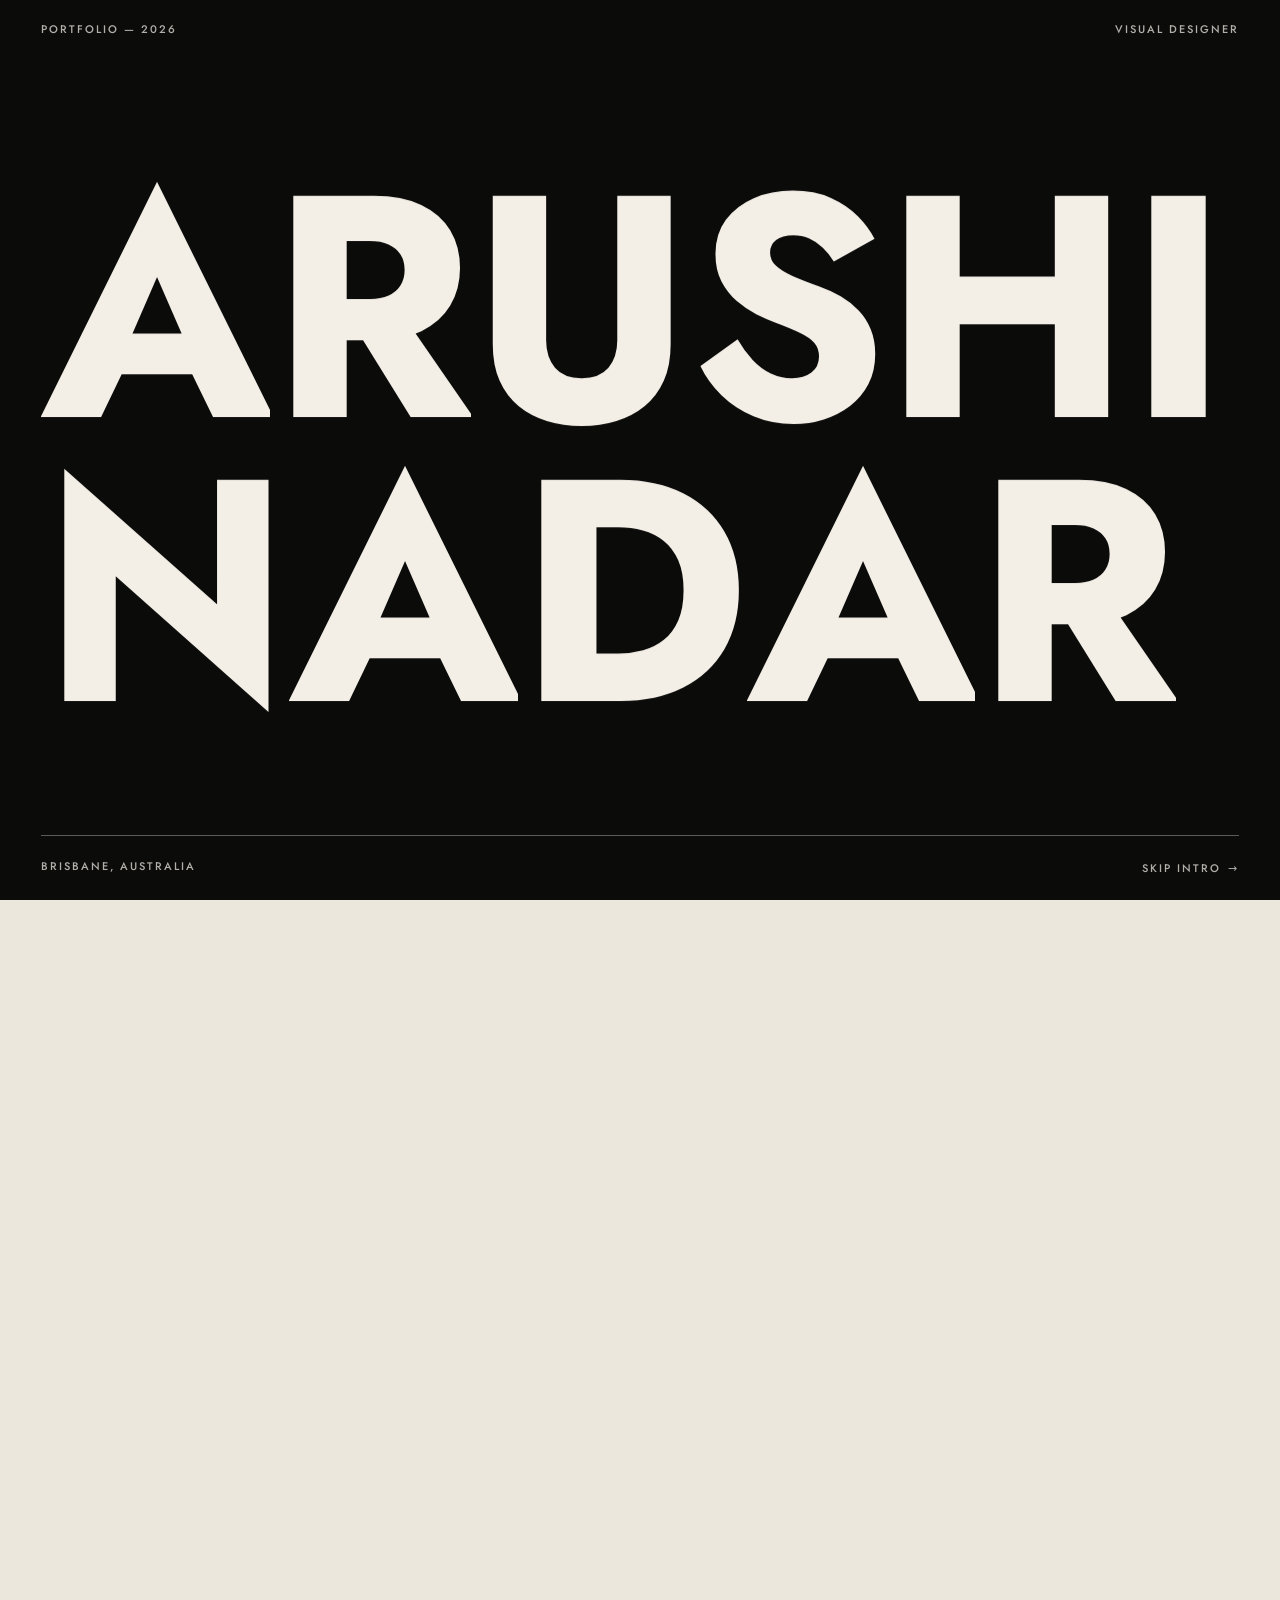
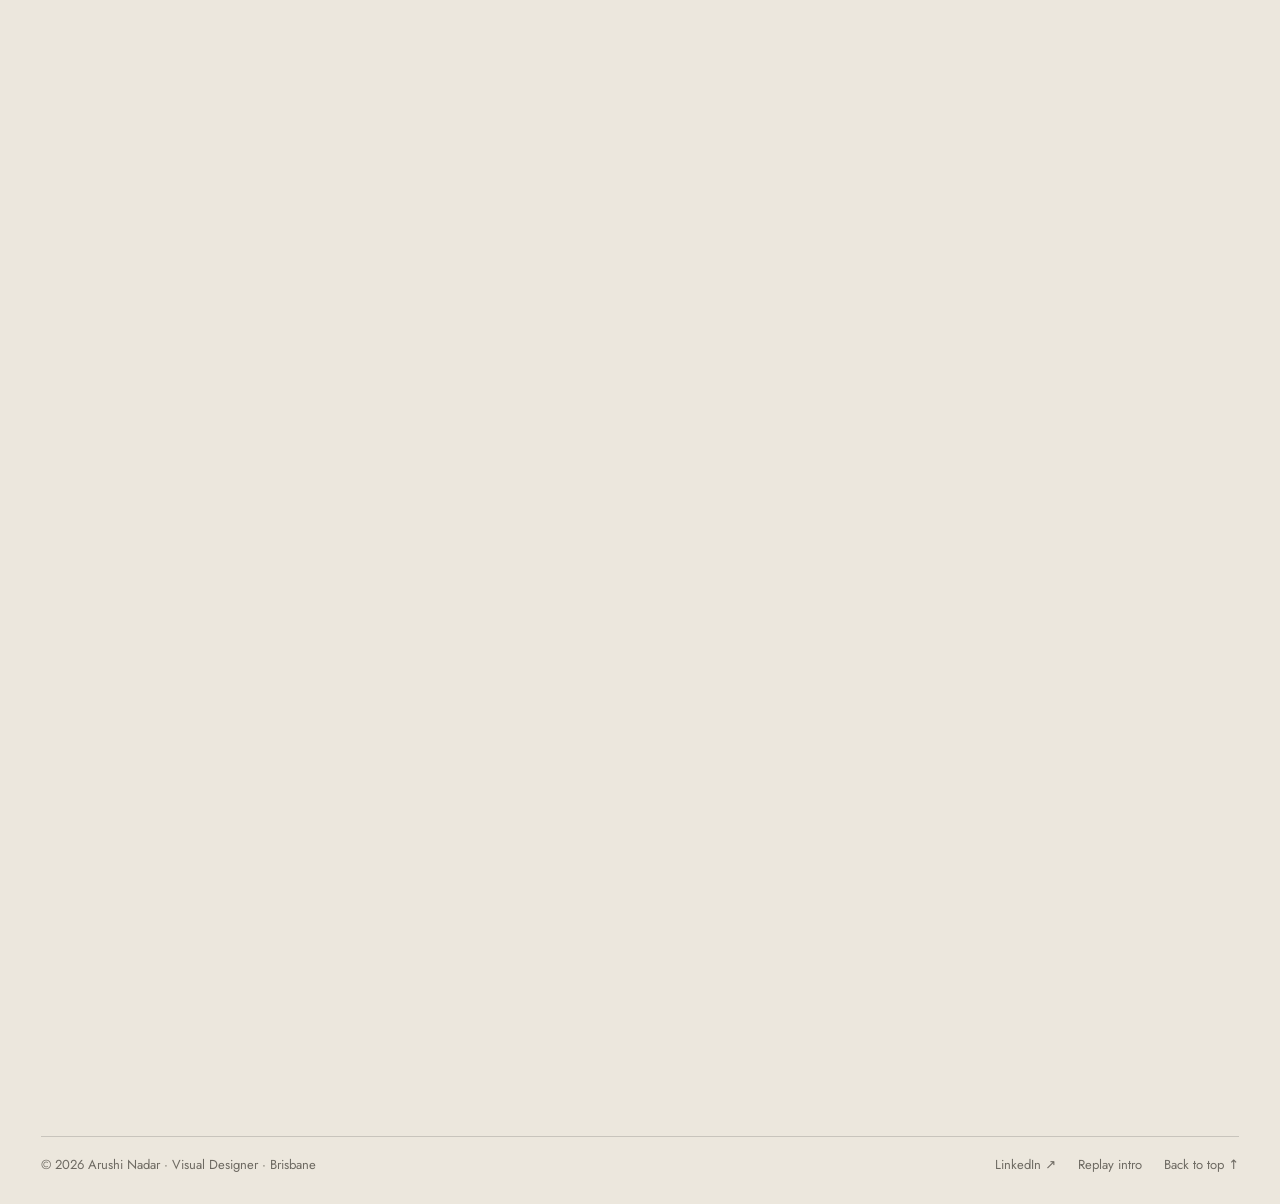
<file: index.html>
<!doctype html>
<html lang="en" class="no-js">
<head>
<meta charset="utf-8">
<meta name="viewport" content="width=device-width, initial-scale=1">
<title>Arushi Nadar · Visual Designer</title>
<meta name="description" content="Arushi Nadar is a visual designer working across product and game design, brand identity, packaging and digital interfaces. Based in Brisbane, Australia.">
<meta name="author" content="Arushi Nadar">
<meta property="og:title" content="Arushi Nadar · Visual Designer">
<meta property="og:description" content="Arushi Nadar is a visual designer working across product and game design, brand identity, packaging and digital interfaces. Based in Brisbane, Australia.">
<meta name="theme-color" content="#ECE7DD">
<link rel="icon" href="favicon.svg" type="image/svg+xml">
<link rel="preconnect" href="https://fonts.googleapis.com">
<link rel="preconnect" href="https://fonts.gstatic.com" crossorigin>
<link href="https://fonts.googleapis.com/css2?family=Jost:wght@300;400;500;600;700&display=swap" rel="stylesheet">
<link rel="stylesheet" href="style.css">
<script>document.documentElement.classList.replace('no-js','js');</script>
<script>
/* Decide before first paint whether the opening sequence plays. */
(function(){var h=document.documentElement;try{
  var force=/[?&]intro\b/.test(location.search);
  var reduce=window.matchMedia('(prefers-reduced-motion: reduce)').matches;
  var seen=false;try{var t=+localStorage.getItem('an-intro-seen');seen=!!t&&(Date.now()-t)<12*36e5;}catch(e){}
  if(!reduce&&(force||!seen)){h.classList.add('intro-on','intro-hold');}
}catch(e){}})();
</script>
</head>
<body>
<a class="skip-link" href="#main">Skip to content</a>
<div id="intro">
  <div class="intro-bg"></div>
  <div class="intro-meta" aria-hidden="true">
    <span class="label im im-tl">Portfolio — 2026</span>
    <span class="label im im-tr">Visual Designer</span>
    <span class="label im im-bl">Brisbane, Australia</span>
  </div>
  <div class="intro-line" aria-hidden="true"></div>
  <div class="intro-stage">
    <div class="intro-name"><span class="iw">ARUSHI</span><span class="iw">NADAR</span></div>
  </div>
</div>
<button class="intro-skip label" type="button">Skip intro<span aria-hidden="true">→</span></button>
<header class="site-header">
  <a class="logo" href="index.html" aria-label="Arushi Nadar, home"><span class="logo-w">ARUSHI</span><span class="logo-w">NADAR</span></a>
  <nav class="nav" aria-label="Main">
    <a href="work.html">Work</a>
    <a href="about.html">About</a>
    <a href="connect.html">Connect</a>
  </nav>
</header>
<main id="main">
<section class="home-hero">
  <p class="label" data-reveal>Arushi Nadar — Visual designer, Brisbane</p>
  <h1 class="home-statement" data-split>Stories, shaped into things people can hold and use.</h1>
  <div class="home-hero-foot" data-reveal style="--i:4">
    <p>I work across product and game design, brand identity, packaging and digital interfaces, approaching each project through research and storytelling.</p>
    <a class="arrow-link down" href="#selected">Selected work <span class="arr">↓</span></a>
  </div>
</section>
<section class="selected" id="selected" aria-labelledby="sel-title">
  <div class="sel-head" data-reveal><span class="label" id="sel-title">Selected work</span><span class="label">(04)</span></div>
  <ol class="work-list">
    <li data-reveal style="--i:0">
      <a class="wl-row" href="vyuha.html" data-preview="vyuha-packaging.webp" style="--accent:#322D72">
        <img class="wl-thumb" src="vyuha-packaging.webp" alt="" width="2000" height="1280" loading="lazy">
        <span class="wl-num">01</span>
        <span class="wl-title">Vyuha<small>the turning labyrinth</small></span>
        <span class="wl-disc">Product &amp; game design</span>
        <span class="wl-year">2025</span>
      </a>
    </li>
    <li data-reveal style="--i:1">
      <a class="wl-row" href="aura.html" data-preview="aura-packaging.webp" style="--accent:#C1121F">
        <img class="wl-thumb" src="aura-packaging.webp" alt="" width="2000" height="1334" loading="lazy">
        <span class="wl-num">02</span>
        <span class="wl-title">Aura<small>scent, beneath the surface</small></span>
        <span class="wl-disc">Brand identity &amp; packaging</span>
        <span class="wl-year"></span>
      </a>
    </li>
    <li data-reveal style="--i:2">
      <a class="wl-row" href="festive.html" data-preview="festive-cover.webp" data-preview-bg="#E2201F" data-preview-fit="contain" style="--accent:#C2185B">
        <img class="wl-thumb" src="festive-cover.webp" alt="" width="1474" height="2000" loading="lazy" style="background:#E2201F;object-fit:contain">
        <span class="wl-num">03</span>
        <span class="wl-title">Festive<small>coca-cola india, festive season</small></span>
        <span class="wl-disc">Campaign &amp; retail design</span>
        <span class="wl-year">2024</span>
      </a>
    </li>
    <li data-reveal style="--i:3">
      <a class="wl-row" href="liv.html" data-preview="liv-final.webp" style="--accent:#2F86D3">
        <img class="wl-thumb" src="liv-final.webp" alt="" width="1820" height="1228" loading="lazy">
        <span class="wl-num">04</span>
        <span class="wl-title">Liv<small>live in the moment</small></span>
        <span class="wl-disc">Branding &amp; app design</span>
        <span class="wl-year"></span>
      </a>
    </li>
  </ol>
</section>
<section class="home-about">
  <span class="label" data-reveal>About</span>
  <div class="home-about-body" data-reveal style="--i:1">
    <p class="lead">I am drawn to design that is considered, tactile and meaningful: objects and experiences that invite people to engage, connect and return to them.</p>
    <a class="arrow-link" href="about.html">More about me <span class="arr">↗</span></a>
  </div>
</section>
</main>
<script src="intro.js" defer></script>
<footer class="site-footer">
  <a class="footer-cta" href="connect.html" data-reveal>
    <span class="label">Have a project in mind?</span>
    <span class="footer-big">Let’s connect<span class="arr">↗</span></span>
  </a>
  <div class="footer-row">
    <span>© <span data-year>2026</span> Arushi Nadar · Visual Designer · Brisbane</span>
    <nav aria-label="Footer">
      <a href="https://www.linkedin.com/in/arushi-nadar-3a438a237" target="_blank" rel="noopener">LinkedIn ↗</a>
      <a href="index.html?intro">Replay intro</a>
      <a href="#main">Back to top ↑</a>
    </nav>
  </div>
</footer>
<script src="main.js" defer></script>
</body>
</html>
</file>
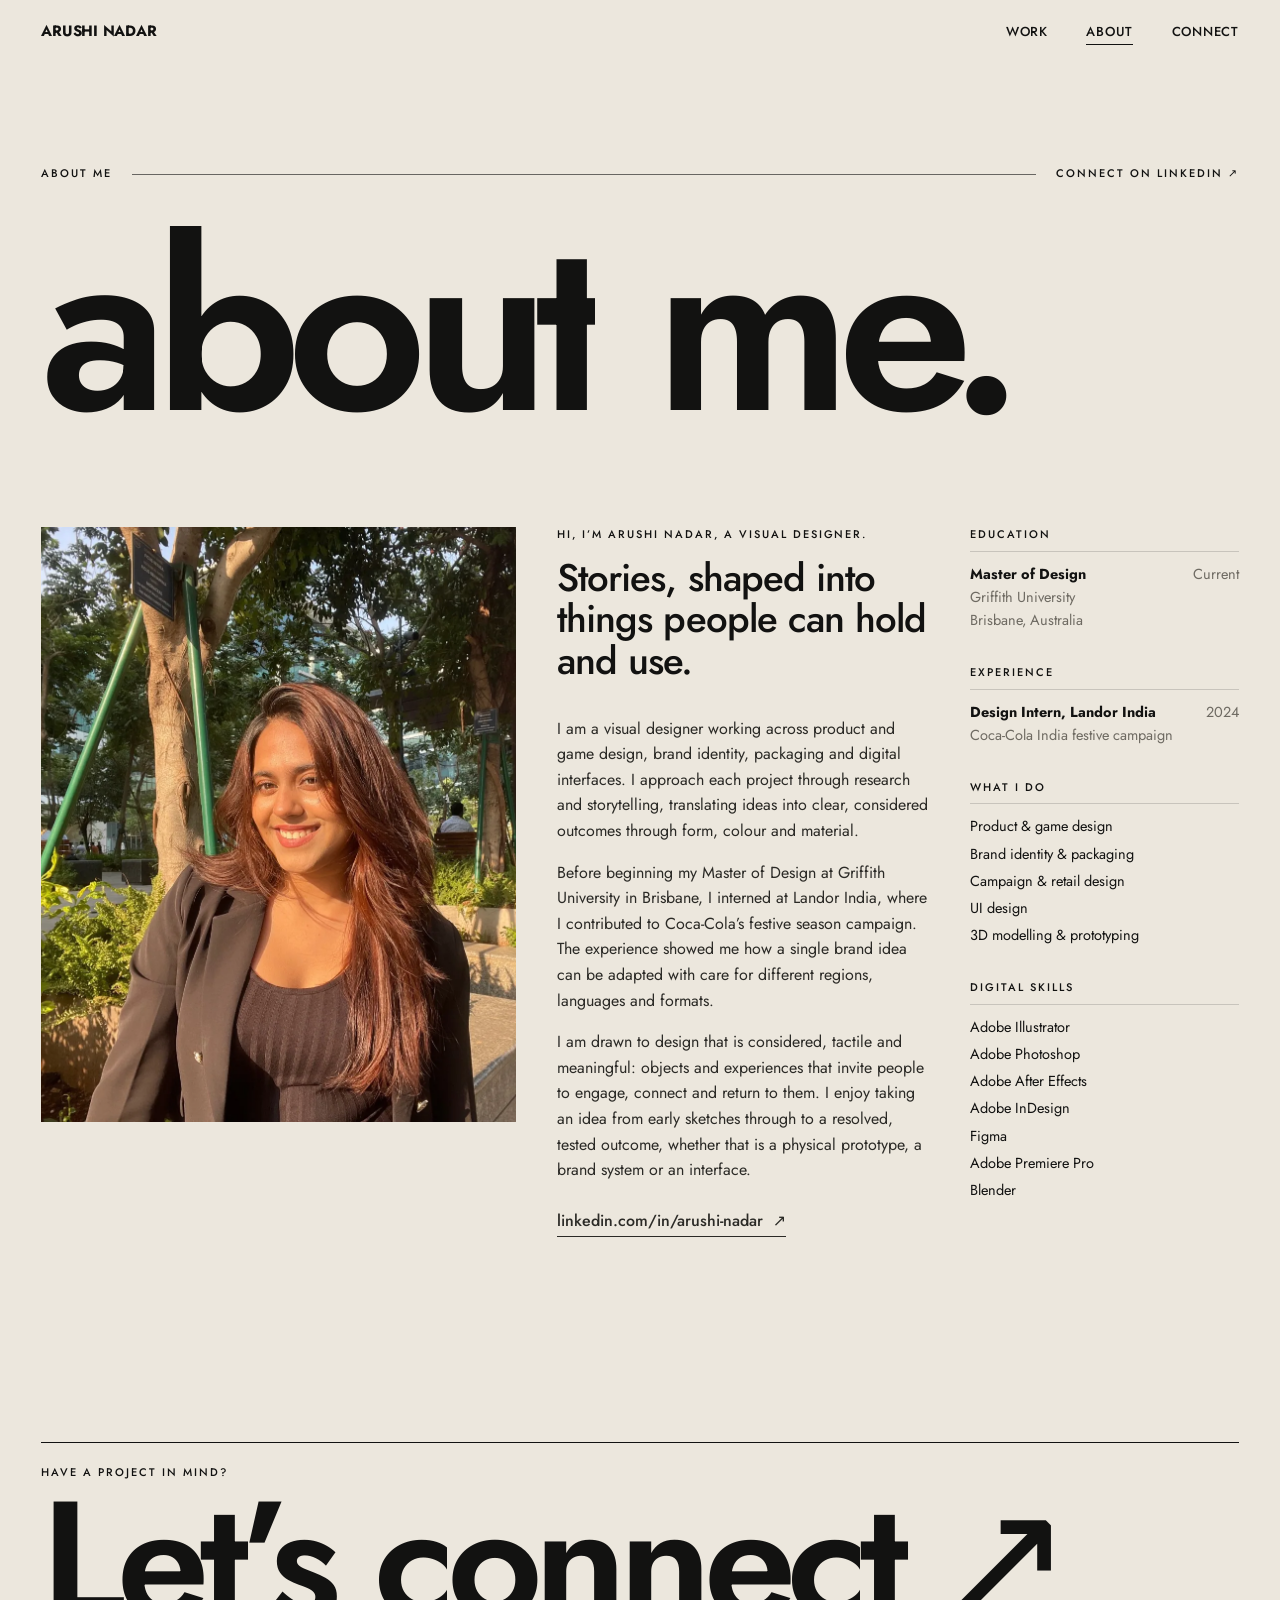
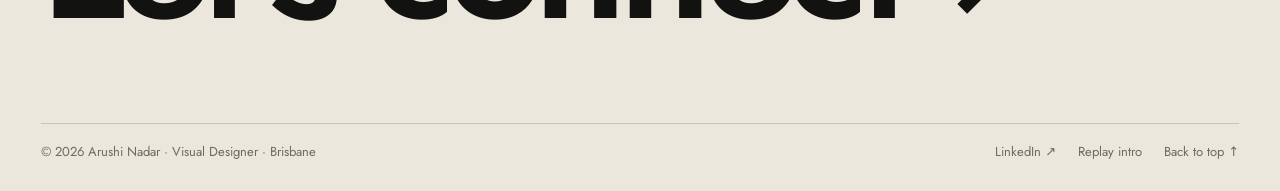
<file: about.html>
<!doctype html>
<html lang="en" class="no-js">
<head>
<meta charset="utf-8">
<meta name="viewport" content="width=device-width, initial-scale=1">
<title>About · Arushi Nadar</title>
<meta name="description" content="Arushi Nadar is a visual designer studying a Master of Design at Griffith University, Brisbane.">
<meta name="author" content="Arushi Nadar">
<meta property="og:title" content="About · Arushi Nadar">
<meta property="og:description" content="Arushi Nadar is a visual designer studying a Master of Design at Griffith University, Brisbane.">
<meta name="theme-color" content="#ECE7DD">
<link rel="icon" href="favicon.svg" type="image/svg+xml">
<link rel="preconnect" href="https://fonts.googleapis.com">
<link rel="preconnect" href="https://fonts.gstatic.com" crossorigin>
<link href="https://fonts.googleapis.com/css2?family=Jost:wght@300;400;500;600;700&display=swap" rel="stylesheet">
<link rel="stylesheet" href="style.css">
<script>document.documentElement.classList.replace('no-js','js');</script>
</head>
<body>
<a class="skip-link" href="#main">Skip to content</a>
<header class="site-header">
  <a class="logo" href="index.html" aria-label="Arushi Nadar, home"><span class="logo-w">ARUSHI</span><span class="logo-w">NADAR</span></a>
  <nav class="nav" aria-label="Main">
    <a href="work.html">Work</a>
    <a href="about.html" aria-current="page">About</a>
    <a href="connect.html">Connect</a>
  </nav>
</header>
<main id="main">
<section class="page-head">
  <div class="page-head-top label" data-reveal><span>About me</span><span class="line"></span><a href="https://www.linkedin.com/in/arushi-nadar-3a438a237" target="_blank" rel="noopener">Connect on LinkedIn ↗</a></div>
  <h1 class="giant" data-split>about me.</h1>
</section>
<section class="about-grid">
  <figure class="about-photo" data-reveal><img src="about-portrait.webp" alt="Portrait of Arushi Nadar smiling outdoors among trees" width="1600" height="1200" loading="eager" decoding="async"></figure>
  <div class="about-main" data-reveal style="--i:1">
    <span class="label">Hi, I’m Arushi Nadar, a visual designer.</span>
    <h2>Stories, shaped into things people can hold and use.</h2>
    <p>I am a visual designer working across product and game design, brand identity, packaging and digital interfaces. I approach each project through research and storytelling, translating ideas into clear, considered outcomes through form, colour and material.</p>
    <p>Before beginning my Master of Design at Griffith University in Brisbane, I interned at Landor India, where I contributed to Coca-Cola’s festive season campaign. The experience showed me how a single brand idea can be adapted with care for different regions, languages and formats.</p>
    <p>I am drawn to design that is considered, tactile and meaningful: objects and experiences that invite people to engage, connect and return to them. I enjoy taking an idea from early sketches through to a resolved, tested outcome, whether that is a physical prototype, a brand system or an interface.</p>
    <p style="margin-top:1.6em"><a class="arrow-link" href="https://www.linkedin.com/in/arushi-nadar-3a438a237" target="_blank" rel="noopener">linkedin.com/in/arushi-nadar <span class="arr">↗</span></a></p>
  </div>
  <aside class="about-side" data-reveal style="--i:2">
    <div><span class="label">Education</span><div class="row"><strong>Master of Design</strong><span class="muted">Current</span></div><div class="muted">Griffith University<br>Brisbane, Australia</div></div>
    <div><span class="label">Experience</span><div class="row"><strong>Design Intern, Landor India</strong><span class="muted">2024</span></div><div class="muted">Coca-Cola India festive campaign</div></div>
    <div><span class="label">What I do</span><ul><li>Product &amp; game design</li><li>Brand identity &amp; packaging</li><li>Campaign &amp; retail design</li><li>UI design</li><li>3D modelling &amp; prototyping</li></ul></div>
    <div><span class="label">Digital skills</span><ul><li>Adobe Illustrator</li><li>Adobe Photoshop</li><li>Adobe After Effects</li><li>Adobe InDesign</li><li>Figma</li><li>Adobe Premiere Pro</li><li>Blender</li></ul></div>
  </aside>
</section>
</main>
<footer class="site-footer">
  <a class="footer-cta" href="connect.html" data-reveal>
    <span class="label">Have a project in mind?</span>
    <span class="footer-big">Let’s connect<span class="arr">↗</span></span>
  </a>
  <div class="footer-row">
    <span>© <span data-year>2026</span> Arushi Nadar · Visual Designer · Brisbane</span>
    <nav aria-label="Footer">
      <a href="https://www.linkedin.com/in/arushi-nadar-3a438a237" target="_blank" rel="noopener">LinkedIn ↗</a>
      <a href="index.html?intro">Replay intro</a>
      <a href="#main">Back to top ↑</a>
    </nav>
  </div>
</footer>
<script src="main.js" defer></script>
</body>
</html>
</file>
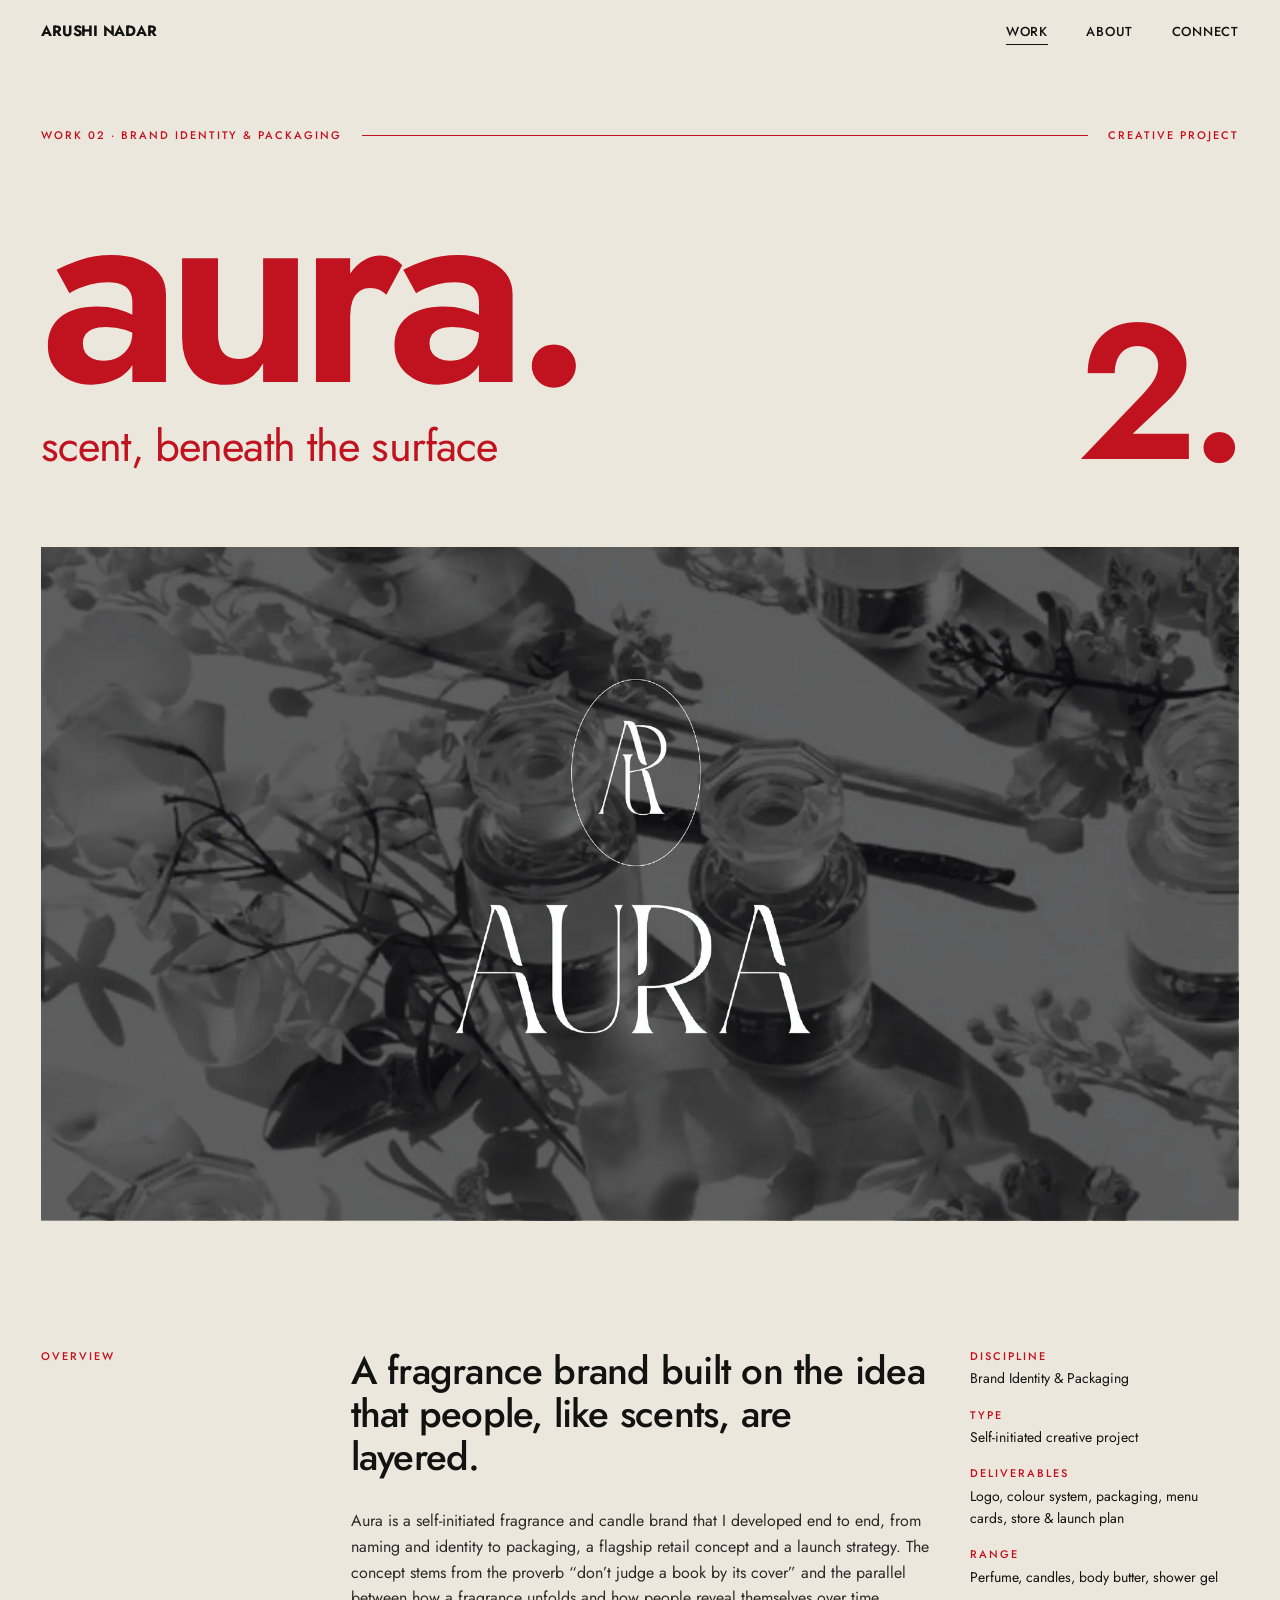
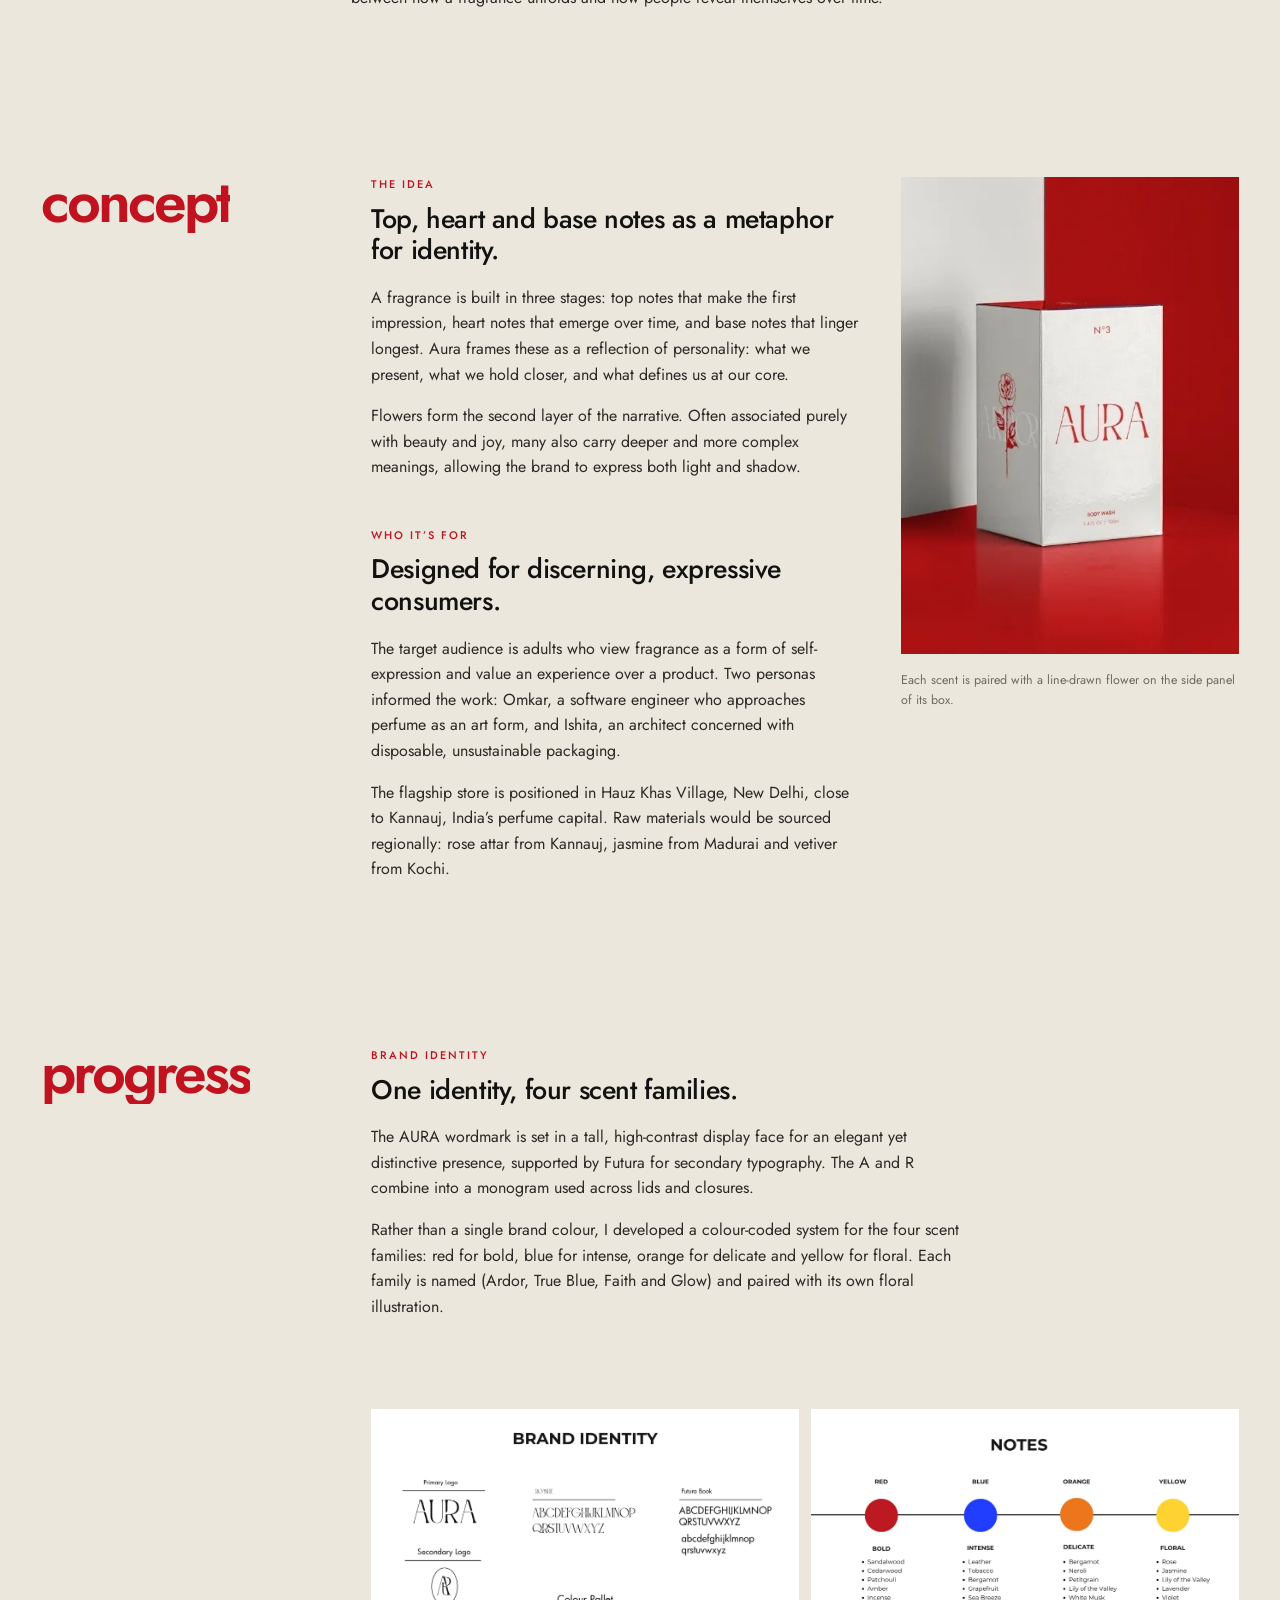
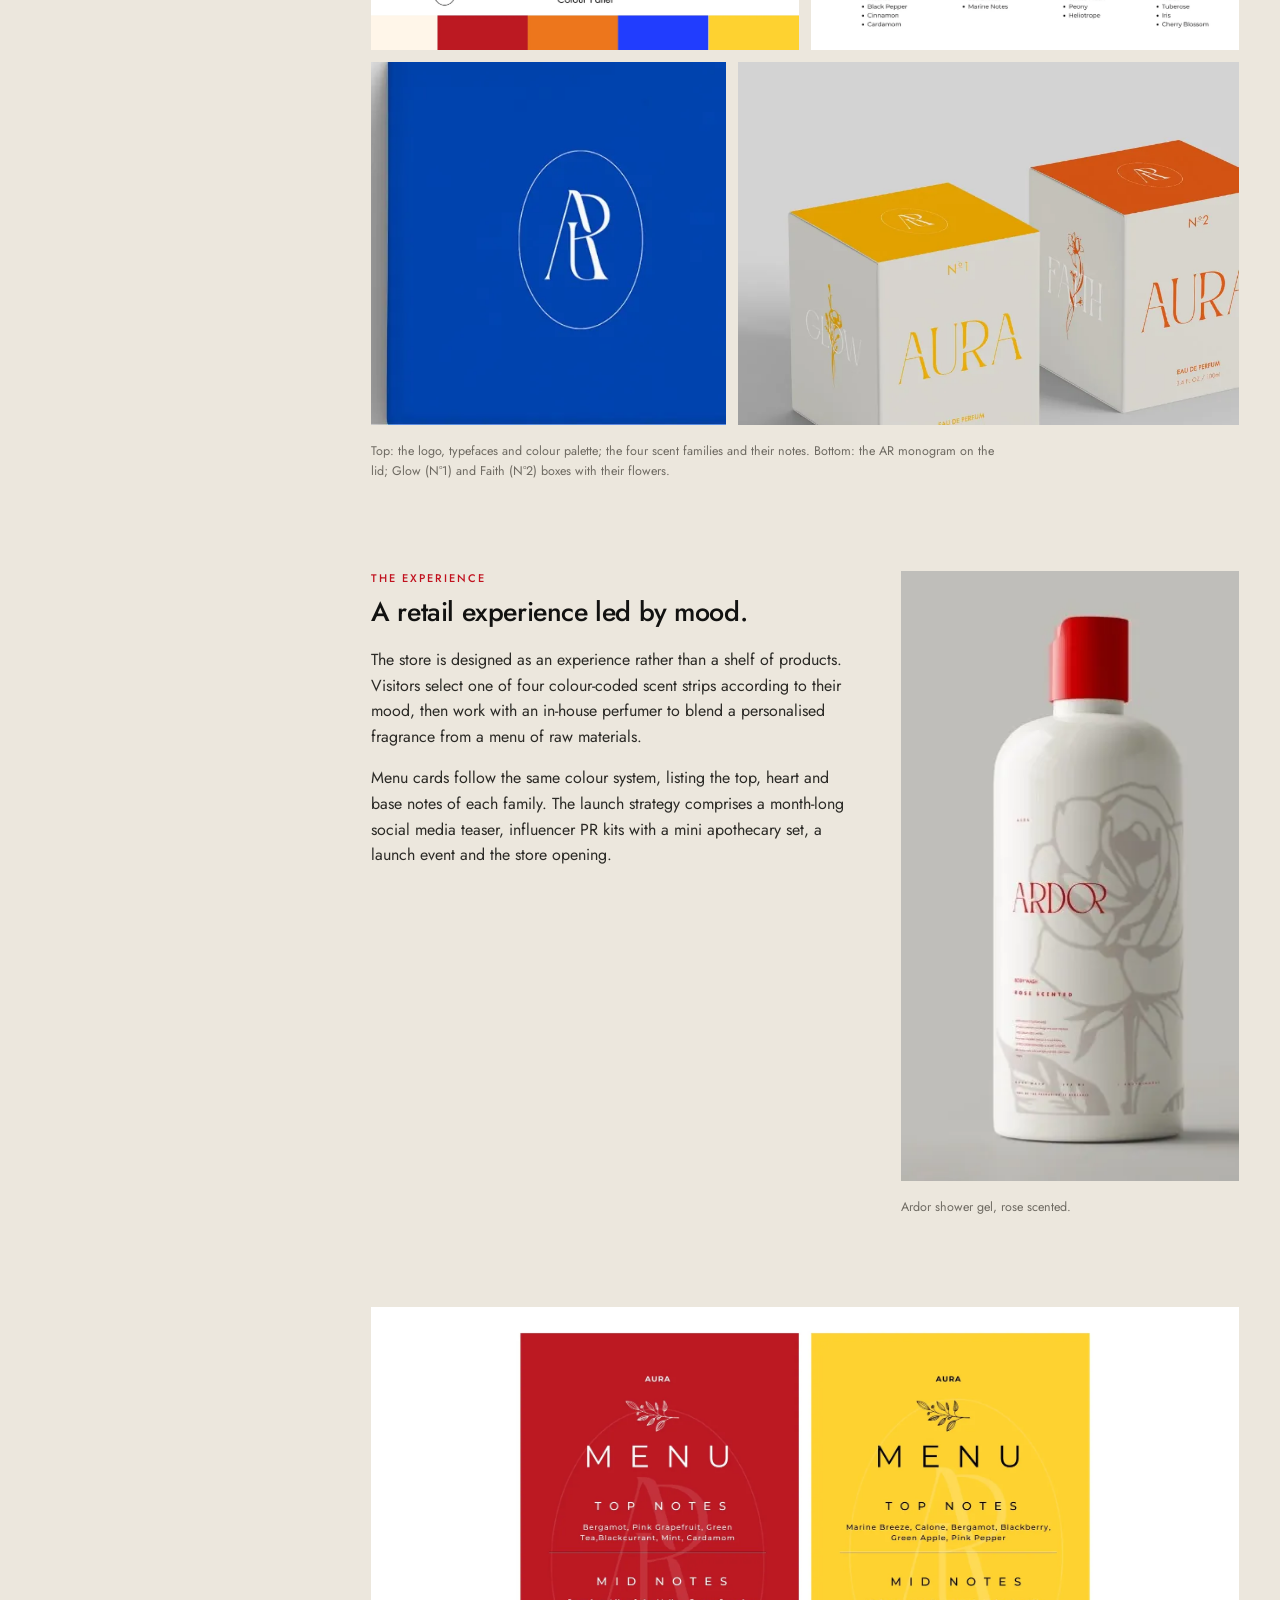
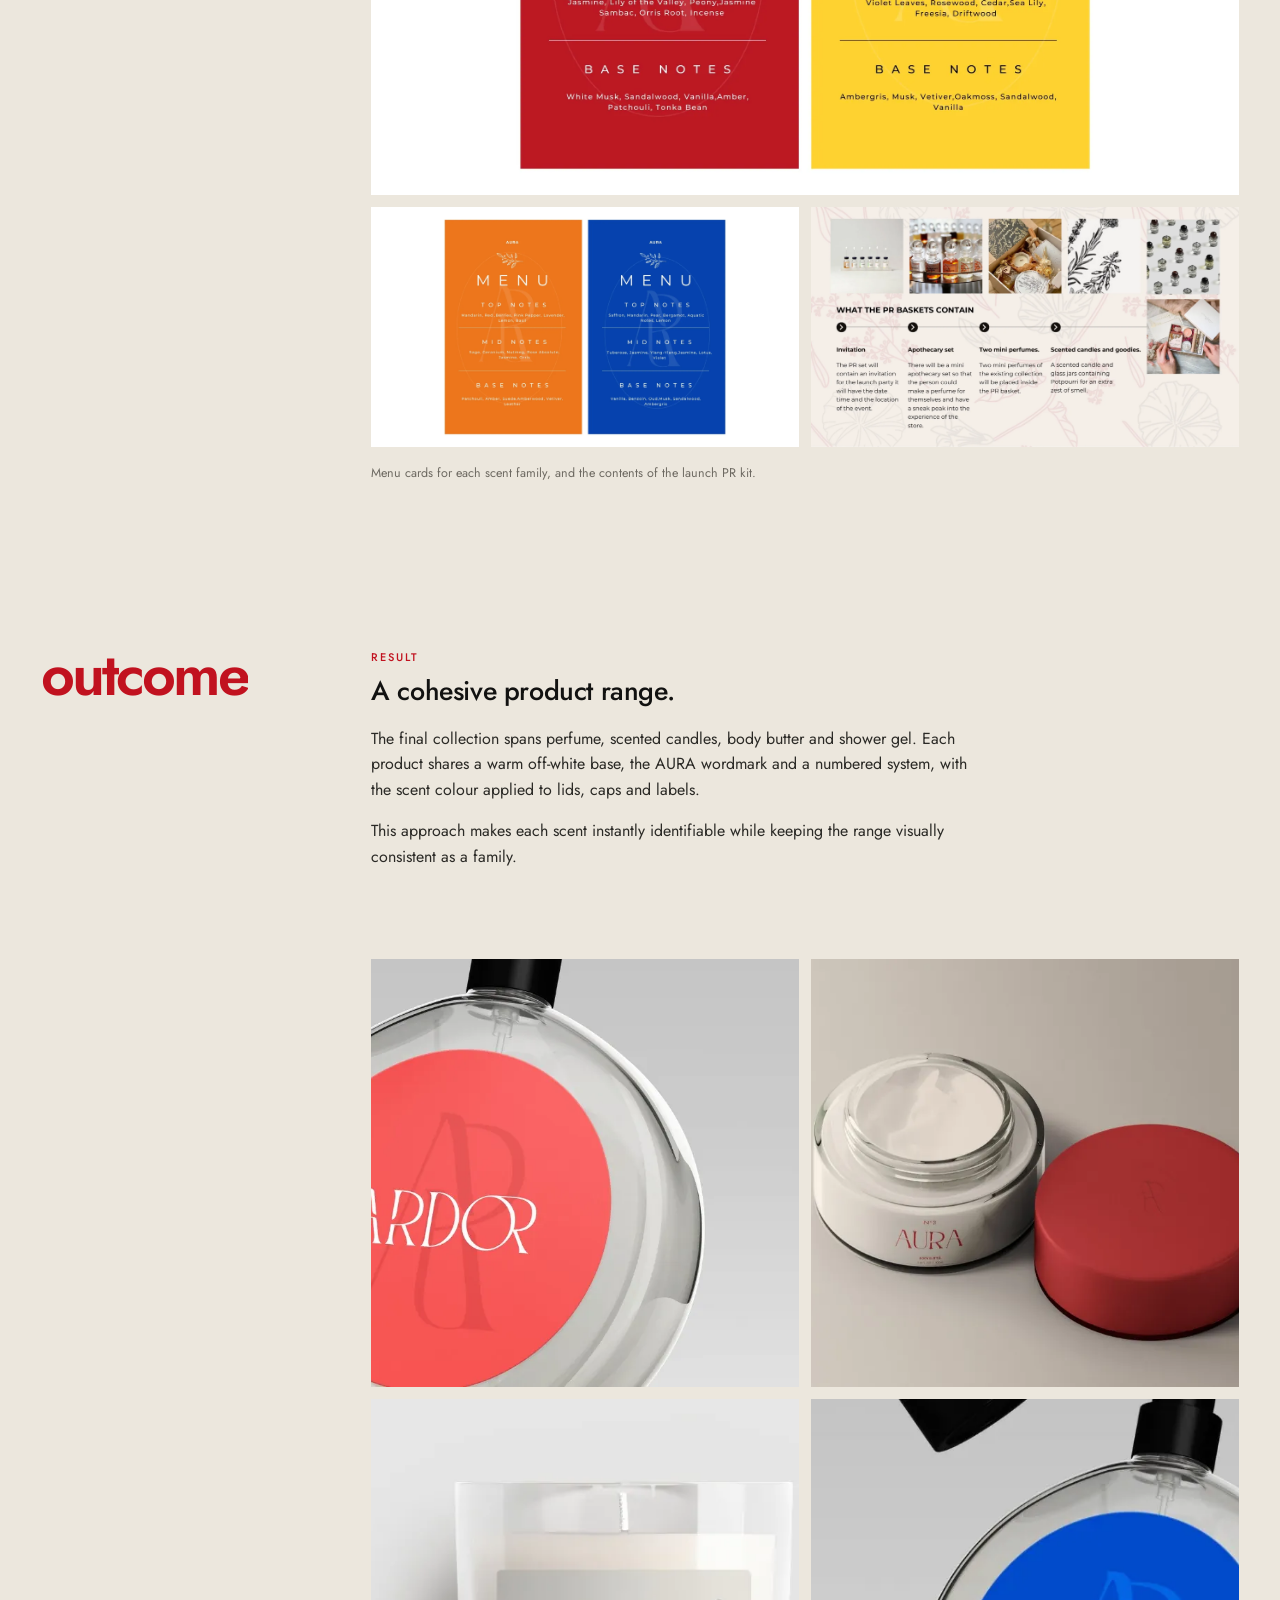
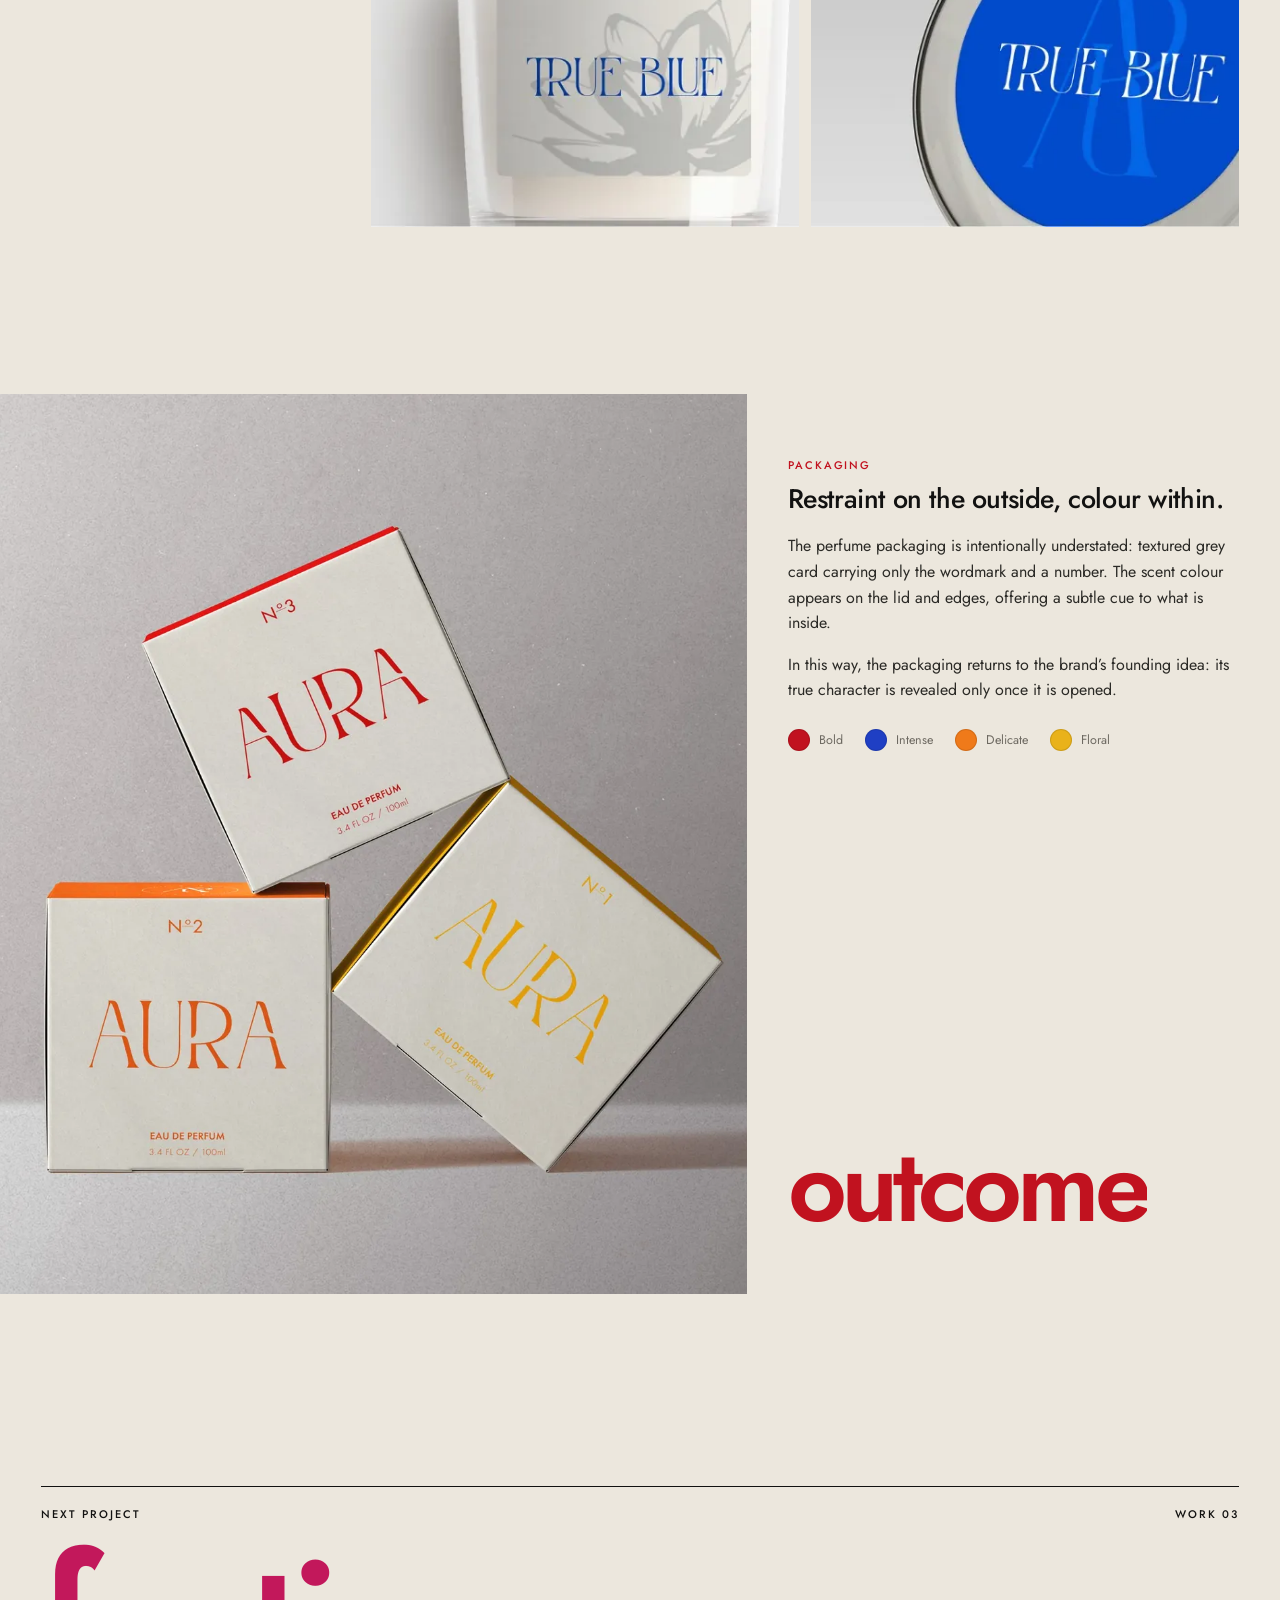
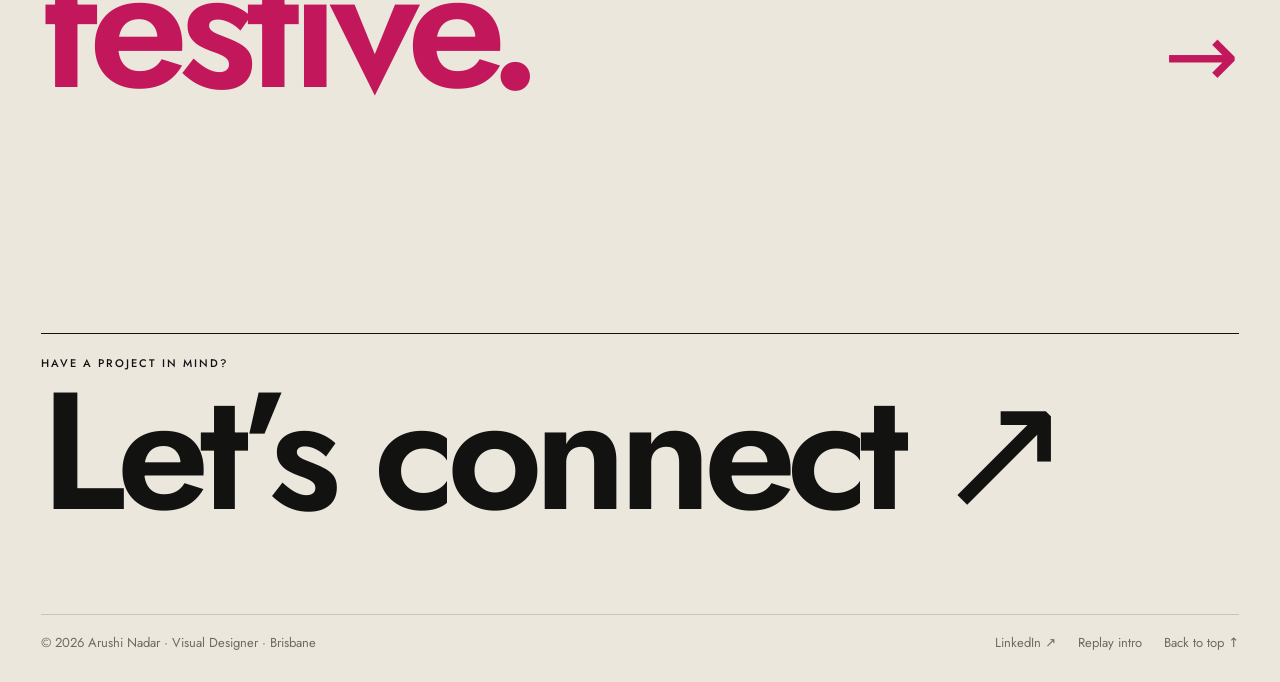
<file: aura.html>
<!doctype html>
<html lang="en" class="no-js" style="--accent:#C1121F">
<head>
<meta charset="utf-8">
<meta name="viewport" content="width=device-width, initial-scale=1">
<title>Aura · Work 02 · Arushi Nadar</title>
<meta name="description" content="A fragrance brand built on the idea that people, like scents, are layered.">
<meta name="author" content="Arushi Nadar">
<meta property="og:title" content="Aura · Work 02 · Arushi Nadar">
<meta property="og:description" content="A fragrance brand built on the idea that people, like scents, are layered.">
<meta name="theme-color" content="#ECE7DD">
<link rel="icon" href="favicon.svg" type="image/svg+xml">
<link rel="preconnect" href="https://fonts.googleapis.com">
<link rel="preconnect" href="https://fonts.gstatic.com" crossorigin>
<link href="https://fonts.googleapis.com/css2?family=Jost:wght@300;400;500;600;700&display=swap" rel="stylesheet">
<link rel="stylesheet" href="style.css">
<script>document.documentElement.classList.replace('no-js','js');</script>
</head>
<body>
<a class="skip-link" href="#main">Skip to content</a>
<header class="site-header">
  <a class="logo" href="index.html" aria-label="Arushi Nadar, home"><span class="logo-w">ARUSHI</span><span class="logo-w">NADAR</span></a>
  <nav class="nav" aria-label="Main">
    <a href="work.html" aria-current="page">Work</a>
    <a href="about.html">About</a>
    <a href="connect.html">Connect</a>
  </nav>
</header>
<main id="main">
<section class="p-hero">
  <div class="p-top label" data-reveal><span>Work 02 · Brand identity &amp; packaging</span><span class="line"></span><span>Creative project</span></div>
  <div class="p-title-row">
    <div>
      <h1 class="p-title" data-split>aura.</h1>
      <p class="p-sub" data-reveal style="--i:2">scent, beneath the surface</p>
    </div>
    <span class="p-num" data-reveal style="--i:3" aria-hidden="true">2.</span>
  </div>
</section>
<figure class="p-cover wide" data-reveal style="--i:3"><img src="aura-cover.webp" alt="The AURA wordmark and AR monogram over a monochrome photo of perfume bottles and flowers" width="2000" height="1125" loading="eager" decoding="async" fetchpriority="high"></figure>
<section class="p-overview">
  <span class="label" data-reveal>Overview</span>
  <div class="p-overview-main" data-reveal style="--i:1"><h2>A fragrance brand built on the idea that people, like scents, are layered.</h2><p>Aura is a self-initiated fragrance and candle brand that I developed end to end, from naming and identity to packaging, a flagship retail concept and a launch strategy. The concept stems from the proverb “don’t judge a book by its cover” and the parallel between how a fragrance unfolds and how people reveal themselves over time.</p></div>
  <div class="p-meta" data-reveal style="--i:2"><div><span class="label">Discipline</span>Brand Identity &amp; Packaging</div><div><span class="label">Type</span>Self-initiated creative project</div><div><span class="label">Deliverables</span>Logo, colour system, packaging, menu cards, store &amp; launch plan</div><div><span class="label">Range</span>Perfume, candles, body butter, shower gel</div></div>
</section>
<section class="chapter">
  <h2 class="ch-word" data-split>concept</h2>
  <div class="ch-body"><div class="split narrow-fig"><div class="split-text"><div class="tblock" data-reveal style="--i:0"><span class="label">The idea</span><h3>Top, heart and base notes as a metaphor for identity.</h3><p>A fragrance is built in three stages: top notes that make the first impression, heart notes that emerge over time, and base notes that linger longest. Aura frames these as a reflection of personality: what we present, what we hold closer, and what defines us at our core.</p><p>Flowers form the second layer of the narrative. Often associated purely with beauty and joy, many also carry deeper and more complex meanings, allowing the brand to express both light and shadow.</p></div><div class="tblock" data-reveal style="--i:1"><span class="label">Who it’s for</span><h3>Designed for discerning, expressive consumers.</h3><p>The target audience is adults who view fragrance as a form of self-expression and value an experience over a product. Two personas informed the work: Omkar, a software engineer who approaches perfume as an art form, and Ishita, an architect concerned with disposable, unsustainable packaging.</p><p>The flagship store is positioned in Hauz Khas Village, New Delhi, close to Kannauj, India’s perfume capital. Raw materials would be sourced regionally: rose attar from Kannauj, jasmine from Madurai and vetiver from Kochi.</p></div></div><div class="split-fig"><div class="figs" data-reveal><div class="figrow"><figure class="fig zoom" style="--span:12;aspect-ratio:435/614"><img src="aura-box.webp" alt="White Aura body wash box with a red line-drawn rose on the side panel, on a red set" width="435" height="614" loading="lazy" decoding="async"></figure></div><p class="figcap">Each scent is paired with a line-drawn flower on the side panel of its box.</p></div></div></div></div>
</section>
<section class="chapter">
  <h2 class="ch-word" data-split>progress</h2>
  <div class="ch-body"><div class="tblock" data-reveal style="--i:0"><span class="label">Brand identity</span><h3>One identity, four scent families.</h3><p>The AURA wordmark is set in a tall, high-contrast display face for an elegant yet distinctive presence, supported by Futura for secondary typography. The A and R combine into a monogram used across lids and closures.</p><p>Rather than a single brand colour, I developed a colour-coded system for the four scent families: red for bold, blue for intense, orange for delicate and yellow for floral. Each family is named (Ardor, True Blue, Faith and Glow) and paired with its own floral illustration.</p></div><div class="figs" data-reveal><div class="figrow"><figure class="fig zoom" style="--span:6;aspect-ratio:2000/1125;--fit:contain;--fbg:#fff"><img src="aura-identity.webp" alt="Brand identity sheet: primary logo, AR monogram, typefaces and colour palette" width="2000" height="1125" loading="lazy" decoding="async"></figure><figure class="fig zoom" style="--span:6;aspect-ratio:2000/1125;--fit:contain;--fbg:#fff"><img src="aura-notes.webp" alt="The four scent families and their notes" width="2000" height="1125" loading="lazy" decoding="async"></figure></div><div class="figrow"><figure class="fig zoom fill" style="--span:5;--mar:856/464"><img src="aura-monogram.webp" alt="The AR monogram on a blue lid" width="856" height="464" loading="lazy" decoding="async"></figure><figure class="fig zoom" style="--span:7;aspect-ratio:846/614"><img src="aura-boxes.webp" alt="Glow N°1 and Faith N°2 boxes with their flowers" width="846" height="614" loading="lazy" decoding="async"></figure></div><p class="figcap">Top: the logo, typefaces and colour palette; the four scent families and their notes. Bottom: the AR monogram on the lid; Glow (N°1) and Faith (N°2) boxes with their flowers.</p></div><div class="split narrow-fig"><div class="split-text"><div class="tblock" data-reveal style="--i:0"><span class="label">The experience</span><h3>A retail experience led by mood.</h3><p>The store is designed as an experience rather than a shelf of products. Visitors select one of four colour-coded scent strips according to their mood, then work with an in-house perfumer to blend a personalised fragrance from a menu of raw materials.</p><p>Menu cards follow the same colour system, listing the top, heart and base notes of each family. The launch strategy comprises a month-long social media teaser, influencer PR kits with a mini apothecary set, a launch event and the store opening.</p></div></div><div class="split-fig"><div class="figs" data-reveal><div class="figrow"><figure class="fig zoom" style="--span:12;aspect-ratio:340/614;--fit:contain;--fbg:#CFCFCB"><img src="aura-ardor-bottle.webp" alt="White Ardor shower gel bottle with a red cap and a rose illustration" width="340" height="614" loading="lazy" decoding="async"></figure></div><p class="figcap">Ardor shower gel, rose scented.</p></div></div></div><div class="figs" data-reveal><div class="figrow"><figure class="fig zoom" style="--span:12;aspect-ratio:2000/1125;--fit:contain;--fbg:#fff"><img src="aura-menus-1.webp" alt="Red and yellow menu cards listing top, mid and base notes" width="2000" height="1125" loading="lazy" decoding="async"></figure></div><div class="figrow"><figure class="fig zoom" style="--span:6;aspect-ratio:2000/1125;--fit:contain;--fbg:#fff"><img src="aura-menus-2.webp" alt="Orange and blue menu cards" width="2000" height="1125" loading="lazy" decoding="async"></figure><figure class="fig zoom" style="--span:6;aspect-ratio:2000/1125;--fit:contain;--fbg:#fff"><img src="aura-pr-kit.webp" alt="Contents of the launch PR kit" width="2000" height="1125" loading="lazy" decoding="async"></figure></div><p class="figcap">Menu cards for each scent family, and the contents of the launch PR kit.</p></div></div>
</section>
<section class="chapter">
  <h2 class="ch-word" data-split>outcome</h2>
  <div class="ch-body"><div class="tblock" data-reveal style="--i:0"><span class="label">Result</span><h3>A cohesive product range.</h3><p>The final collection spans perfume, scented candles, body butter and shower gel. Each product shares a warm off-white base, the AURA wordmark and a numbered system, with the scent colour applied to lids, caps and labels.</p><p>This approach makes each scent instantly identifiable while keeping the range visually consistent as a family.</p></div><div class="figs" data-reveal><div class="figrow"><figure class="fig zoom" style="--span:6;aspect-ratio:1/1"><img src="aura-range-ardor.webp" alt="Ardor perfume bottle with a red label" width="846" height="614" loading="lazy" decoding="async"></figure><figure class="fig zoom" style="--span:6;aspect-ratio:1/1"><img src="aura-range-jar.webp" alt="Aura body butter jar with a red lid" width="1072" height="614" loading="lazy" decoding="async"></figure></div><div class="figrow"><figure class="fig zoom" style="--span:6;aspect-ratio:1/1"><img src="aura-range-candle.webp" alt="True Blue scented candle" width="1062" height="464" loading="lazy" decoding="async"></figure><figure class="fig zoom" style="--span:6;aspect-ratio:1/1"><img src="aura-range-trueblue.webp" alt="True Blue perfume bottle with a blue label" width="730" height="464" loading="lazy" decoding="async"></figure></div></div></div>
</section>
<section class="feature flip">
  <div class="feature-text">
    <div><div class="tblock" data-reveal style="--i:0"><span class="label">Packaging</span><h3>Restraint on the outside, colour within.</h3><p>The perfume packaging is intentionally understated: textured grey card carrying only the wordmark and a number. The scent colour appears on the lid and edges, offering a subtle cue to what is inside.</p><p>In this way, the packaging returns to the brand’s founding idea: its true character is revealed only once it is opened.</p></div><div class="swatches"><span class="swatch"><i style="background:#C1121F"></i>Bold</span><span class="swatch"><i style="background:#1F3FC4"></i>Intense</span><span class="swatch"><i style="background:#EF7A1A"></i>Delicate</span><span class="swatch"><i style="background:#E9B21A"></i>Floral</span></div></div>
    <h2 class="feature-word" data-split>outcome</h2>
  </div>
  <figure class="feature-media" style="--mar:2000/1334"><img src="aura-packaging.webp" alt="Three stacked grey Aura perfume boxes, numbered N°1, N°2 and N°3, with coloured edges" width="2000" height="1334" loading="lazy" decoding="async"></figure>
</section>

<a class="next" href="festive.html" style="--next-accent:#C2185B">
  <div class="next-row label"><span>Next project</span><span>Work 03</span></div>
  <div class="next-row"><span class="next-title">festive.</span><span class="arr" aria-hidden="true">→</span></div>
</a>
</main>
<footer class="site-footer">
  <a class="footer-cta" href="connect.html" data-reveal>
    <span class="label">Have a project in mind?</span>
    <span class="footer-big">Let’s connect<span class="arr">↗</span></span>
  </a>
  <div class="footer-row">
    <span>© <span data-year>2026</span> Arushi Nadar · Visual Designer · Brisbane</span>
    <nav aria-label="Footer">
      <a href="https://www.linkedin.com/in/arushi-nadar-3a438a237" target="_blank" rel="noopener">LinkedIn ↗</a>
      <a href="index.html?intro">Replay intro</a>
      <a href="#main">Back to top ↑</a>
    </nav>
  </div>
</footer>
<script src="main.js" defer></script>
</body>
</html>
</file>
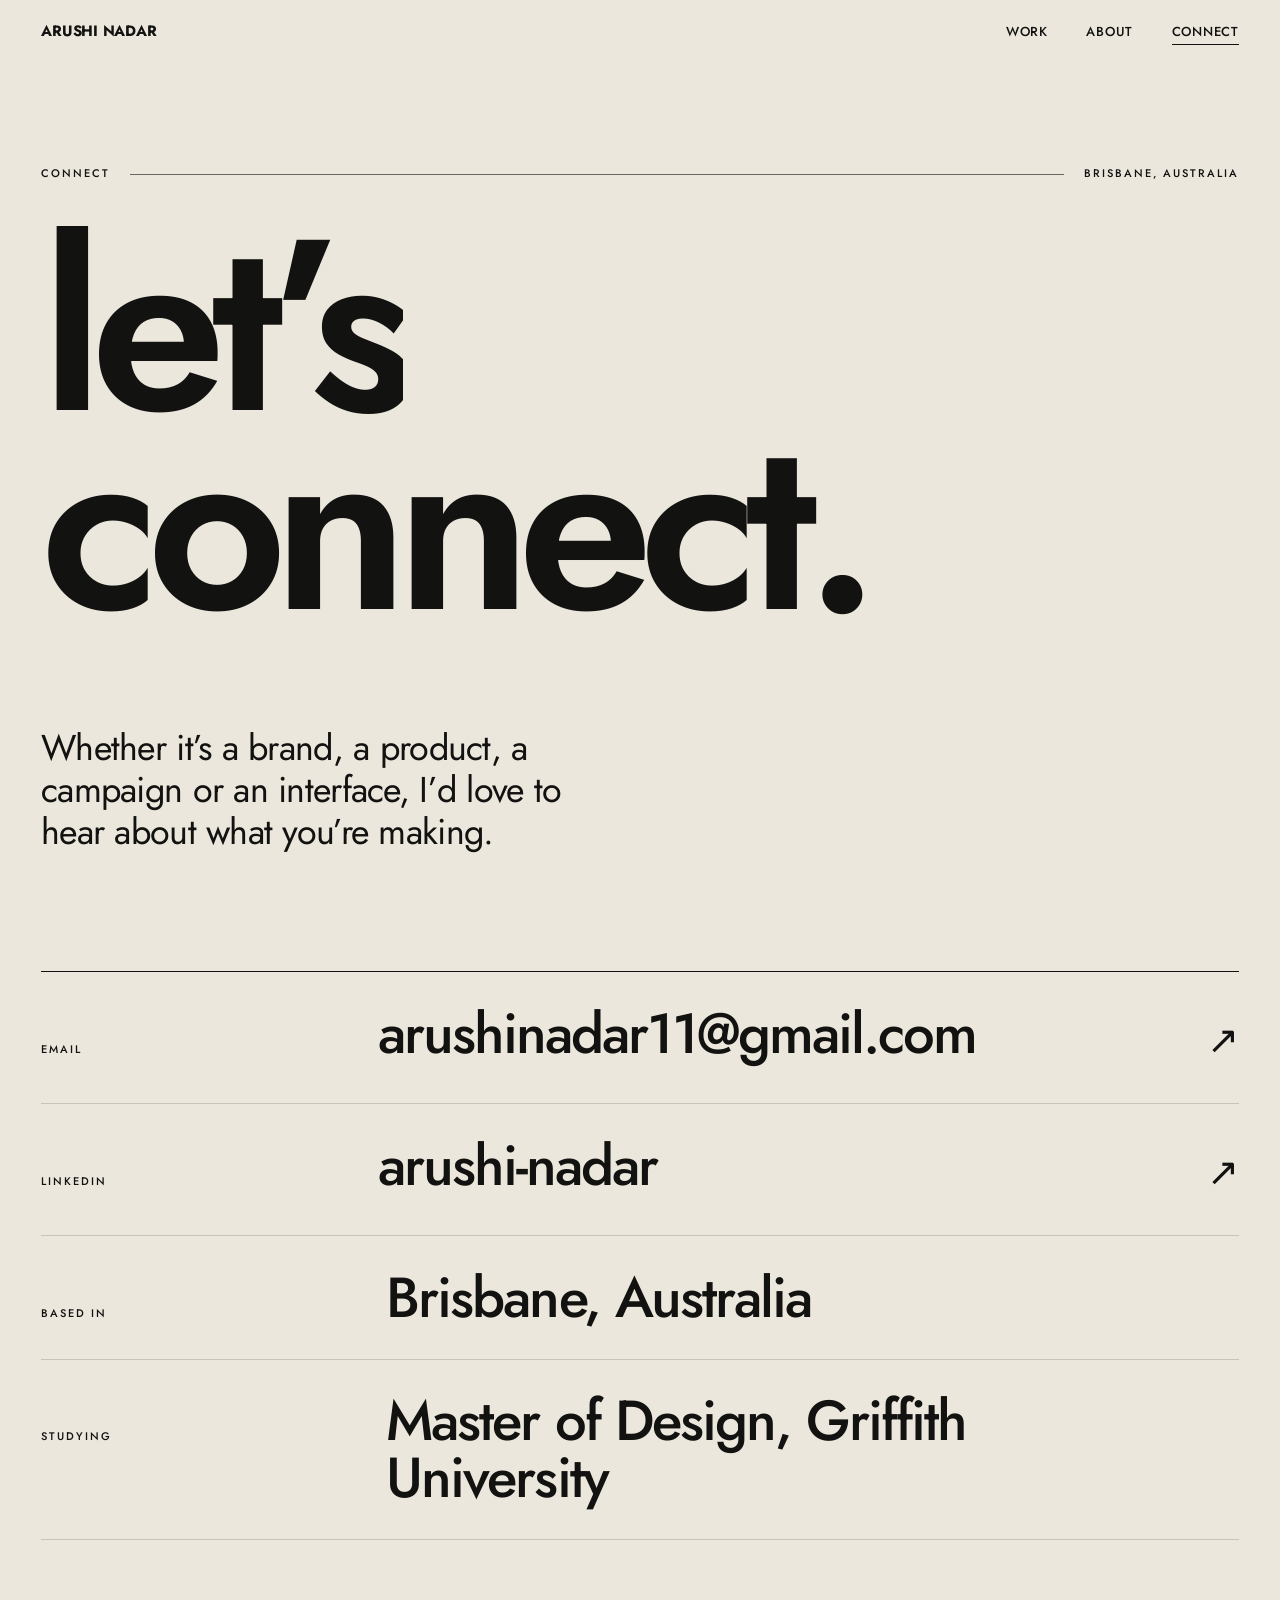
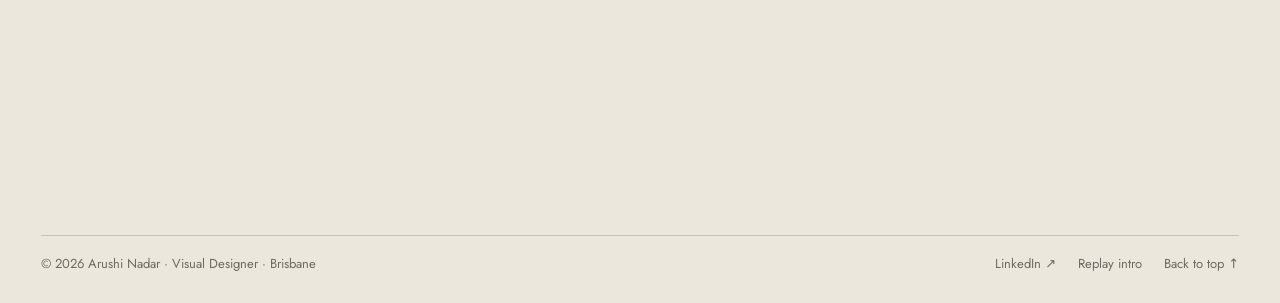
<file: connect.html>
<!doctype html>
<html lang="en" class="no-js">
<head>
<meta charset="utf-8">
<meta name="viewport" content="width=device-width, initial-scale=1">
<title>Connect · Arushi Nadar</title>
<meta name="description" content="Get in touch with Arushi Nadar, visual designer based in Brisbane, Australia.">
<meta name="author" content="Arushi Nadar">
<meta property="og:title" content="Connect · Arushi Nadar">
<meta property="og:description" content="Get in touch with Arushi Nadar, visual designer based in Brisbane, Australia.">
<meta name="theme-color" content="#ECE7DD">
<link rel="icon" href="favicon.svg" type="image/svg+xml">
<link rel="preconnect" href="https://fonts.googleapis.com">
<link rel="preconnect" href="https://fonts.gstatic.com" crossorigin>
<link href="https://fonts.googleapis.com/css2?family=Jost:wght@300;400;500;600;700&display=swap" rel="stylesheet">
<link rel="stylesheet" href="style.css">
<script>document.documentElement.classList.replace('no-js','js');</script>
</head>
<body>
<a class="skip-link" href="#main">Skip to content</a>
<header class="site-header">
  <a class="logo" href="index.html" aria-label="Arushi Nadar, home"><span class="logo-w">ARUSHI</span><span class="logo-w">NADAR</span></a>
  <nav class="nav" aria-label="Main">
    <a href="work.html">Work</a>
    <a href="about.html">About</a>
    <a href="connect.html" aria-current="page">Connect</a>
  </nav>
</header>
<main id="main">
<section class="page-head">
  <div class="page-head-top label" data-reveal><span>Connect</span><span class="line"></span><span>Brisbane, Australia</span></div>
  <h1 class="giant" data-split>let’s connect.</h1>
</section>
<section class="connect">
  <p class="connect-lead" data-reveal>Whether it’s a brand, a product, a campaign or an interface, I’d love to hear about what you’re making.</p>
  <div class="connect-links" data-reveal style="--i:1">
    <a class="clink" href="mailto:arushinadar11@gmail.com"><span class="label">Email</span><span class="clink-val">arushinadar11@gmail.com</span><span class="arr" aria-hidden="true">↗</span></a>
    <a class="clink" href="https://www.linkedin.com/in/arushi-nadar-3a438a237" target="_blank" rel="noopener"><span class="label">LinkedIn</span><span class="clink-val">arushi-nadar</span><span class="arr" aria-hidden="true">↗</span></a>
    <div class="clink"><span class="label">Based in</span><span class="clink-val">Brisbane, Australia</span><span></span></div>
    <div class="clink"><span class="label">Studying</span><span class="clink-val">Master of Design, Griffith University</span><span></span></div>
  </div>
</section>
</main>
<footer class="site-footer">
  <div class="footer-row">
    <span>© <span data-year>2026</span> Arushi Nadar · Visual Designer · Brisbane</span>
    <nav aria-label="Footer">
      <a href="https://www.linkedin.com/in/arushi-nadar-3a438a237" target="_blank" rel="noopener">LinkedIn ↗</a>
      <a href="index.html?intro">Replay intro</a>
      <a href="#main">Back to top ↑</a>
    </nav>
  </div>
</footer>
<script src="main.js" defer></script>
</body>
</html>
</file>
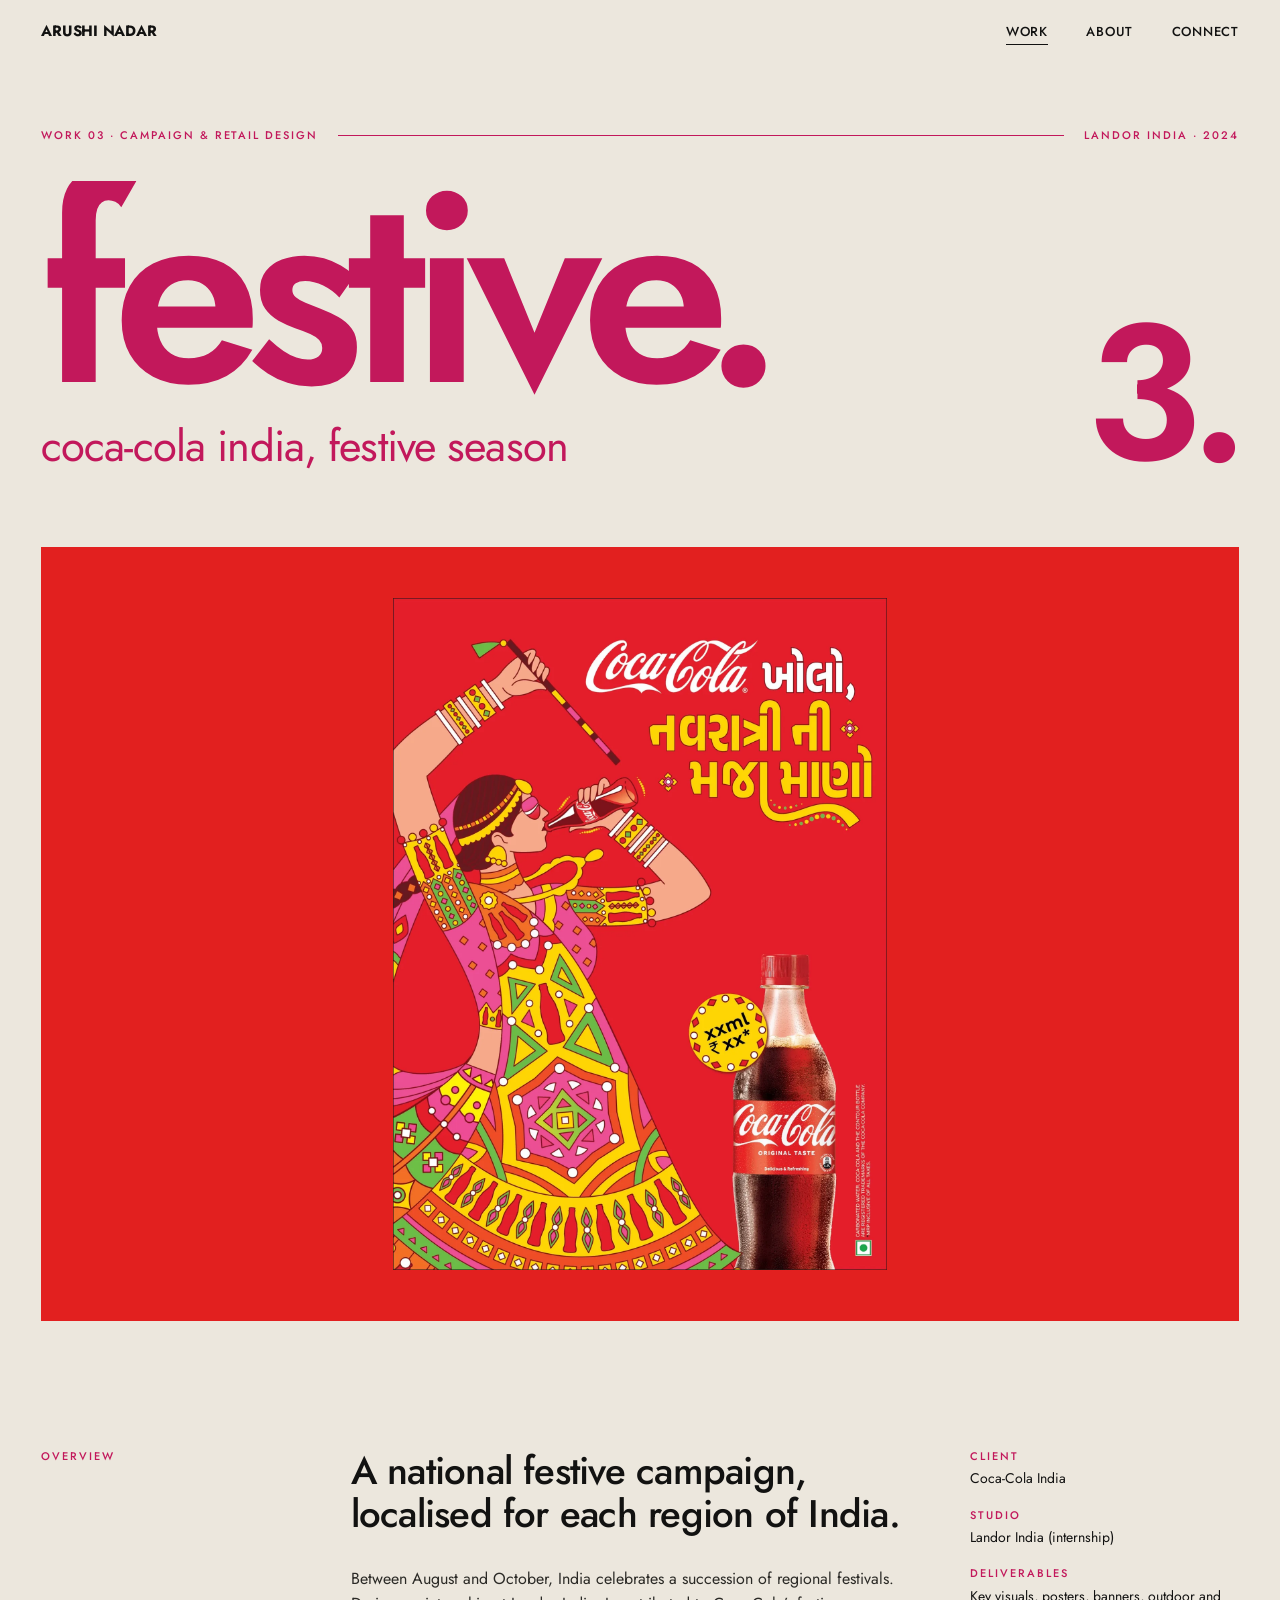
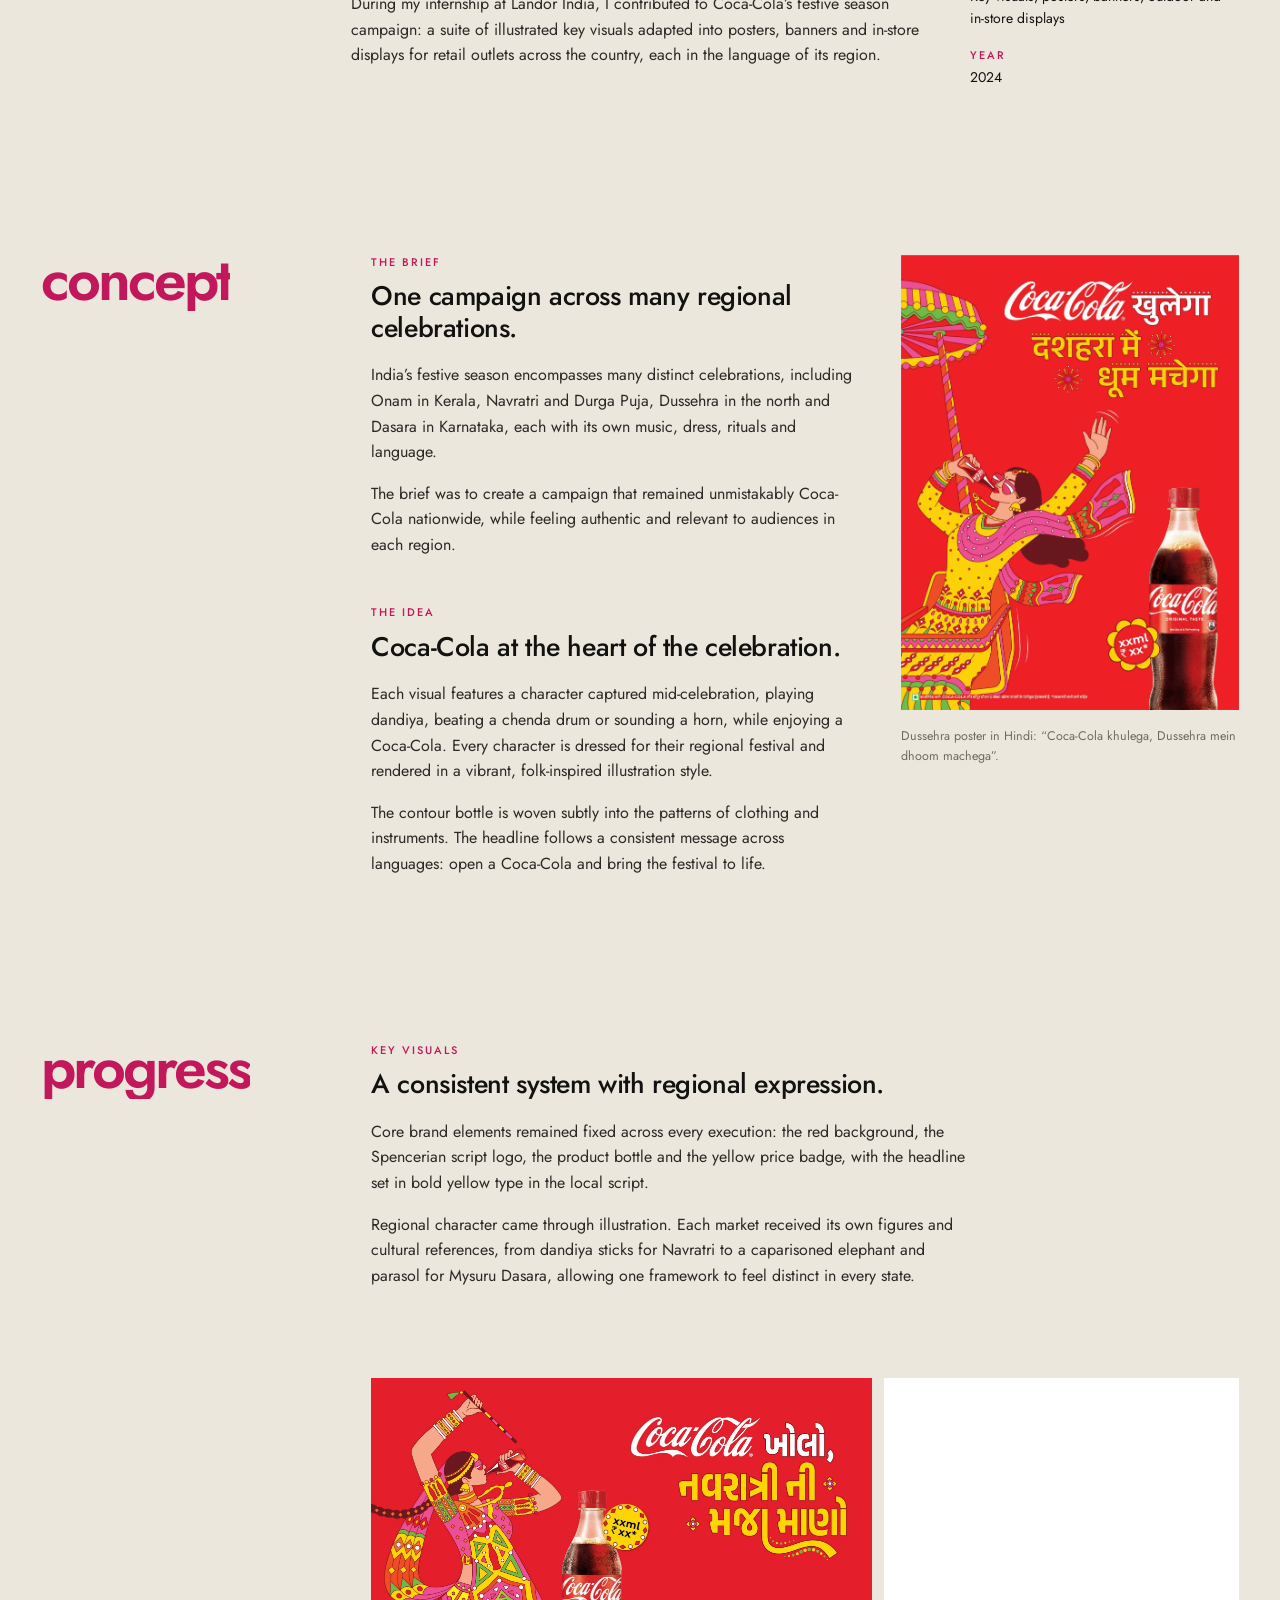
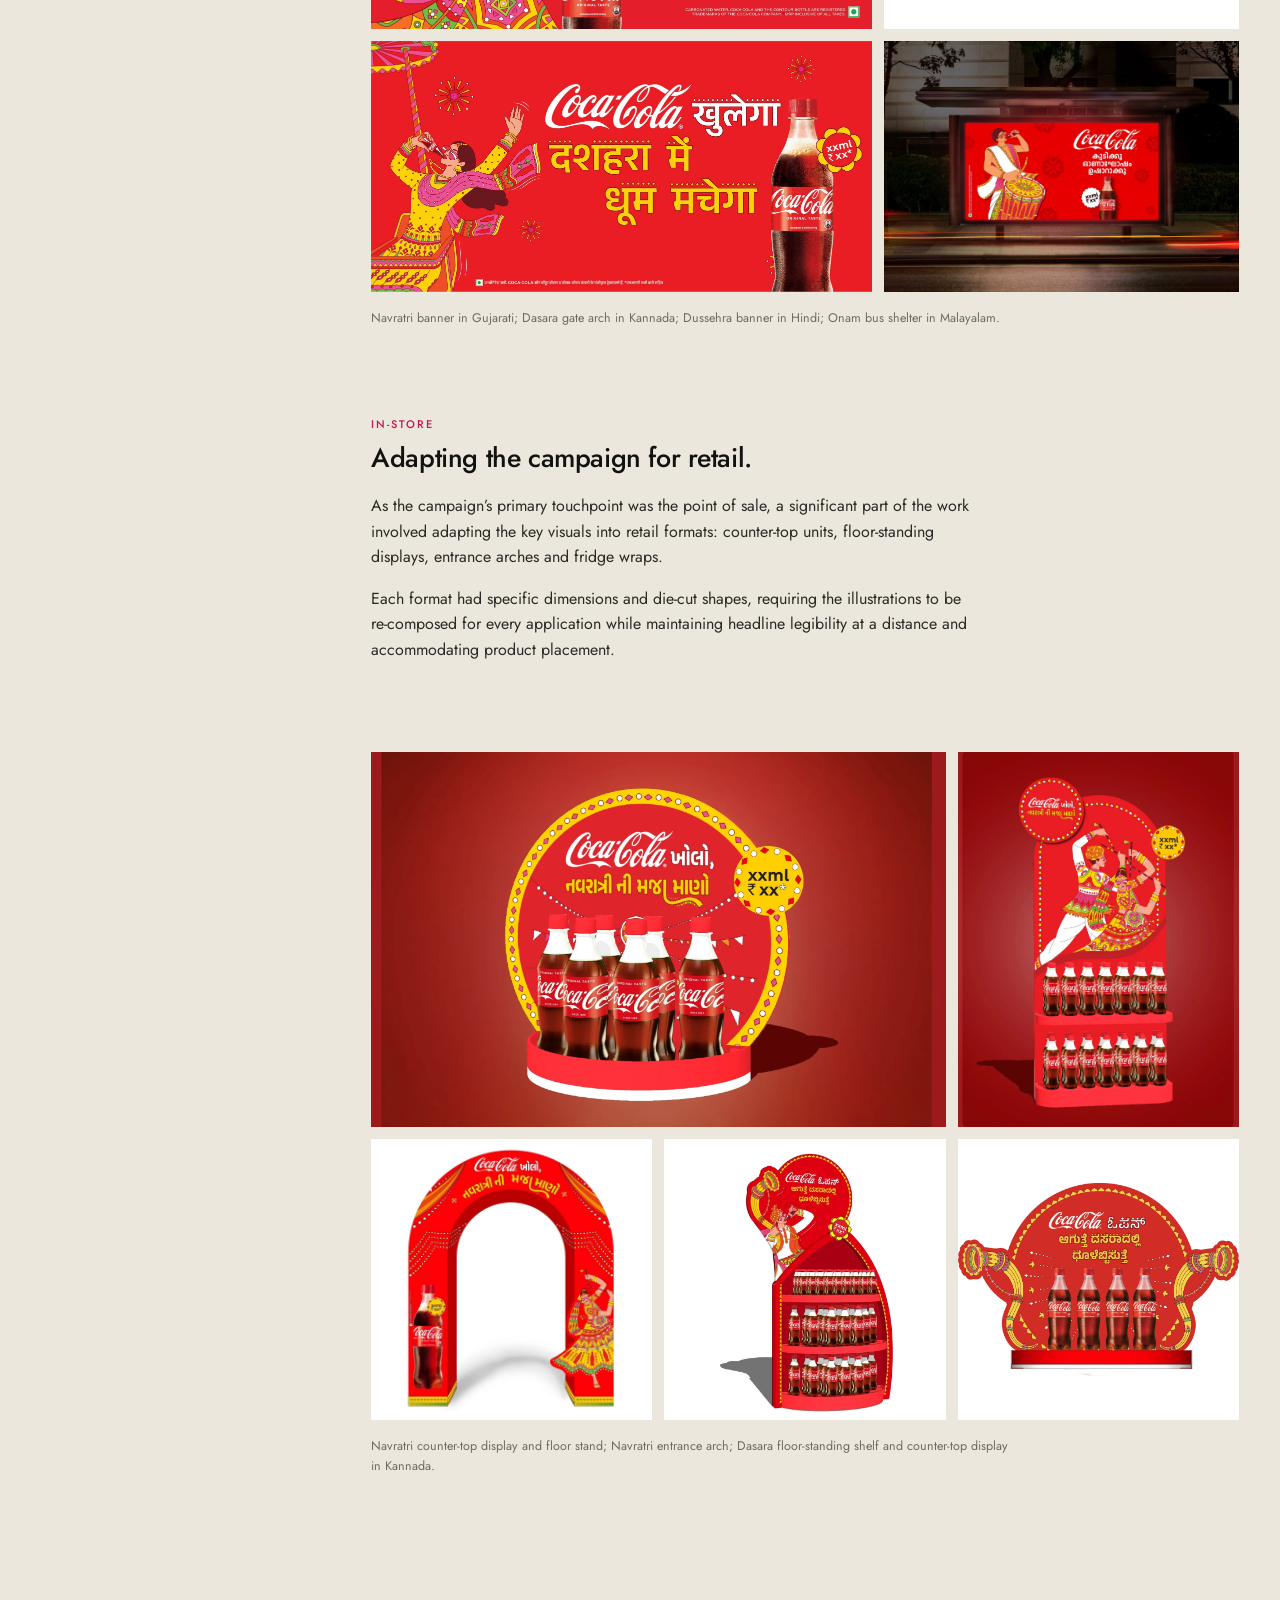
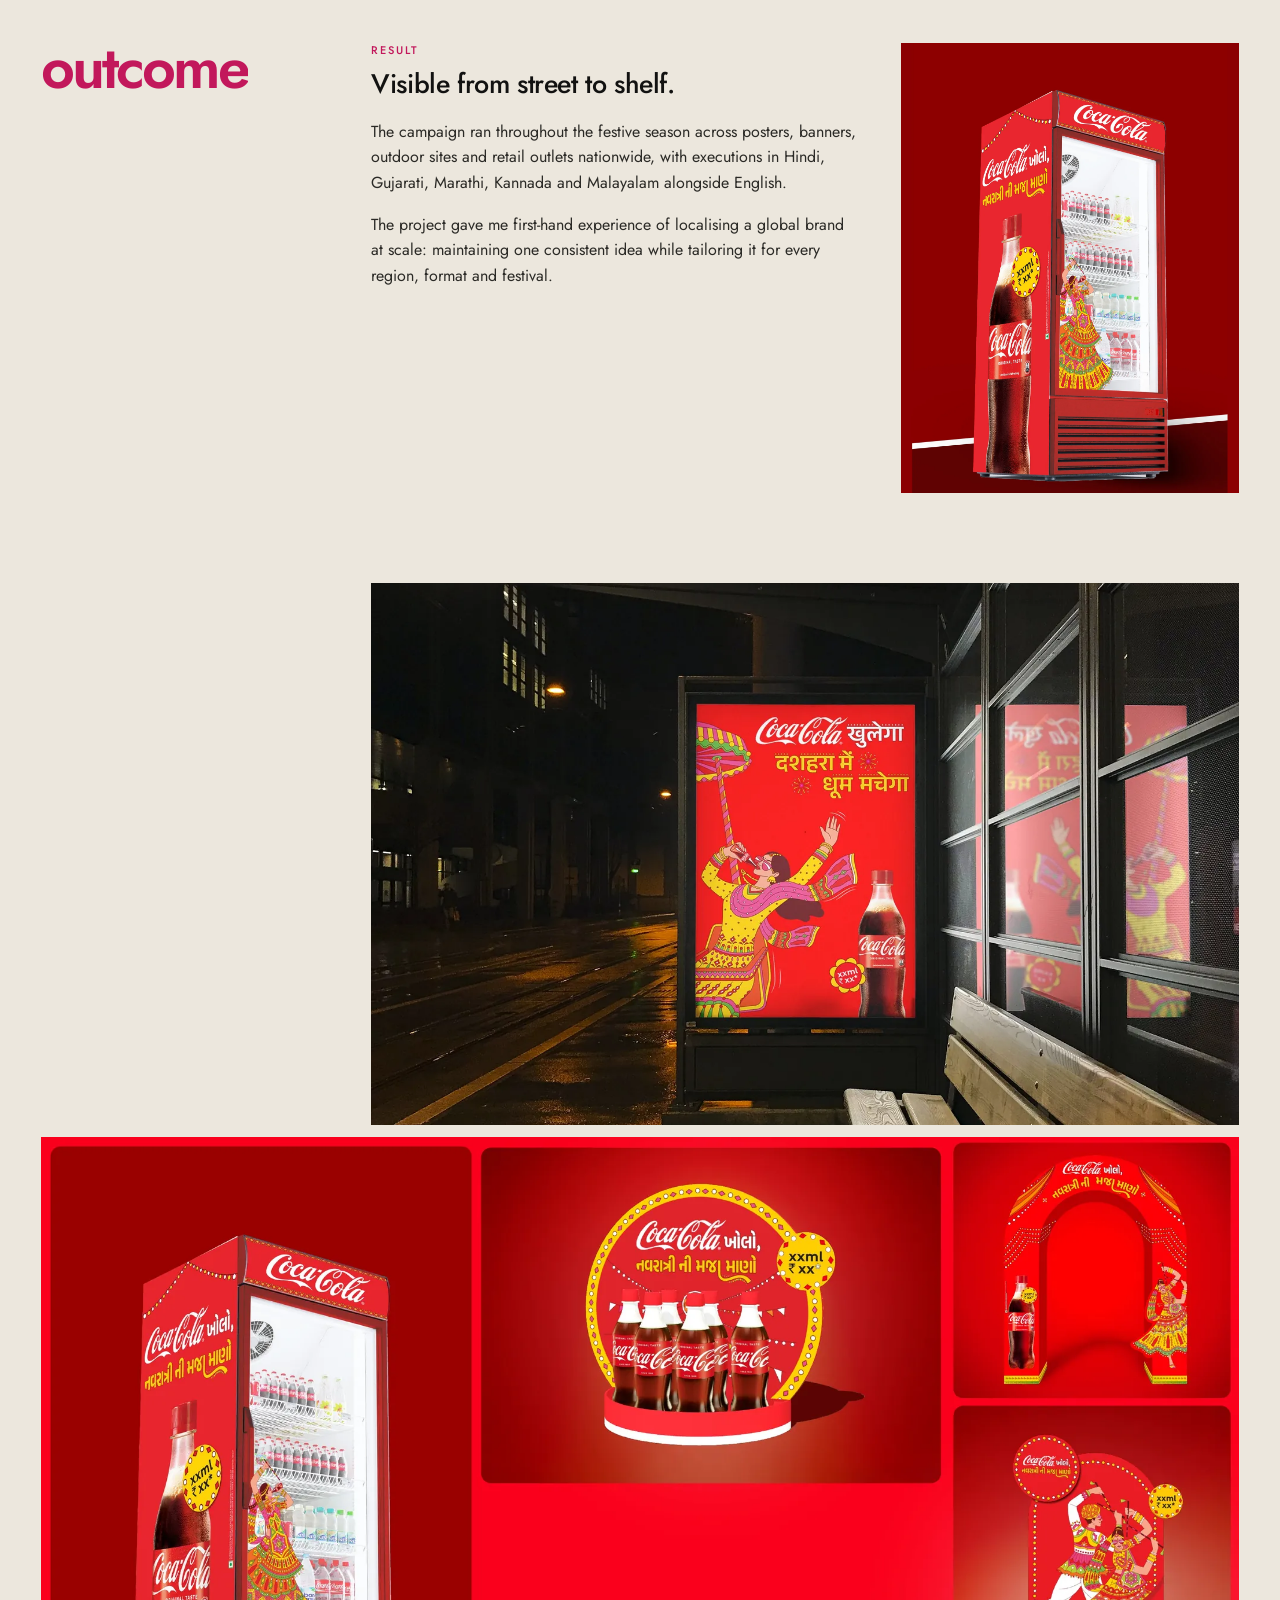
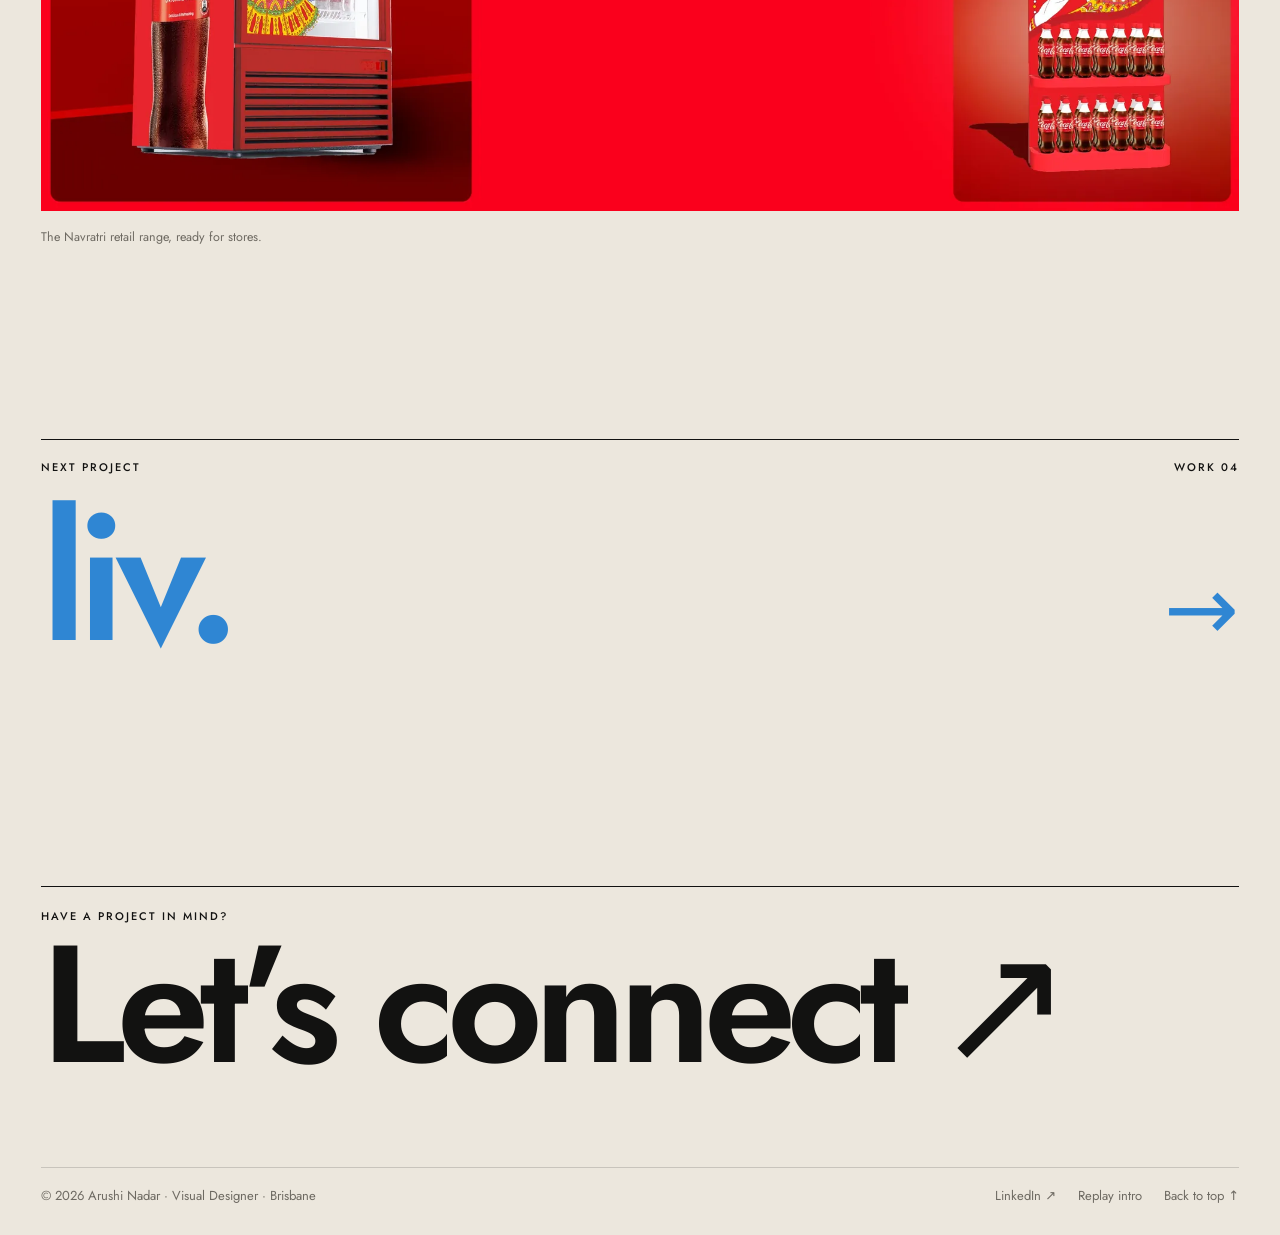
<file: festive.html>
<!doctype html>
<html lang="en" class="no-js" style="--accent:#C2185B">
<head>
<meta charset="utf-8">
<meta name="viewport" content="width=device-width, initial-scale=1">
<title>Festive · Work 03 · Arushi Nadar</title>
<meta name="description" content="A national festive campaign, localised for each region of India.">
<meta name="author" content="Arushi Nadar">
<meta property="og:title" content="Festive · Work 03 · Arushi Nadar">
<meta property="og:description" content="A national festive campaign, localised for each region of India.">
<meta name="theme-color" content="#ECE7DD">
<link rel="icon" href="favicon.svg" type="image/svg+xml">
<link rel="preconnect" href="https://fonts.googleapis.com">
<link rel="preconnect" href="https://fonts.gstatic.com" crossorigin>
<link href="https://fonts.googleapis.com/css2?family=Jost:wght@300;400;500;600;700&display=swap" rel="stylesheet">
<link rel="stylesheet" href="style.css">
<script>document.documentElement.classList.replace('no-js','js');</script>
</head>
<body>
<a class="skip-link" href="#main">Skip to content</a>
<header class="site-header">
  <a class="logo" href="index.html" aria-label="Arushi Nadar, home"><span class="logo-w">ARUSHI</span><span class="logo-w">NADAR</span></a>
  <nav class="nav" aria-label="Main">
    <a href="work.html" aria-current="page">Work</a>
    <a href="about.html">About</a>
    <a href="connect.html">Connect</a>
  </nav>
</header>
<main id="main">
<section class="p-hero">
  <div class="p-top label" data-reveal><span>Work 03 · Campaign &amp; retail design</span><span class="line"></span><span>Landor India · 2024</span></div>
  <div class="p-title-row">
    <div>
      <h1 class="p-title" data-split>festive.</h1>
      <p class="p-sub" data-reveal style="--i:2">coca-cola india, festive season</p>
    </div>
    <span class="p-num" data-reveal style="--i:3" aria-hidden="true">3.</span>
  </div>
</section>
<figure class="p-cover contain" style="--panel:#E2201F" data-reveal style="--i:3"><img src="festive-cover.webp" alt="Navratri poster in Gujarati: an illustrated dandiya dancer drinking Coca-Cola" width="1474" height="2000" loading="eager" decoding="async" fetchpriority="high"></figure>
<section class="p-overview">
  <span class="label" data-reveal>Overview</span>
  <div class="p-overview-main" data-reveal style="--i:1"><h2>A national festive campaign, localised for each region of India.</h2><p>Between August and October, India celebrates a succession of regional festivals. During my internship at Landor India, I contributed to Coca-Cola’s festive season campaign: a suite of illustrated key visuals adapted into posters, banners and in-store displays for retail outlets across the country, each in the language of its region.</p></div>
  <div class="p-meta" data-reveal style="--i:2"><div><span class="label">Client</span>Coca-Cola India</div><div><span class="label">Studio</span>Landor India (internship)</div><div><span class="label">Deliverables</span>Key visuals, posters, banners, outdoor and in-store displays</div><div><span class="label">Year</span>2024</div></div>
</section>
<section class="chapter">
  <h2 class="ch-word" data-split>concept</h2>
  <div class="ch-body"><div class="split narrow-fig"><div class="split-text"><div class="tblock" data-reveal style="--i:0"><span class="label">The brief</span><h3>One campaign across many regional celebrations.</h3><p>India’s festive season encompasses many distinct celebrations, including Onam in Kerala, Navratri and Durga Puja, Dussehra in the north and Dasara in Karnataka, each with its own music, dress, rituals and language.</p><p>The brief was to create a campaign that remained unmistakably Coca-Cola nationwide, while feeling authentic and relevant to audiences in each region.</p></div><div class="tblock" data-reveal style="--i:1"><span class="label">The idea</span><h3>Coca-Cola at the heart of the celebration.</h3><p>Each visual features a character captured mid-celebration, playing dandiya, beating a chenda drum or sounding a horn, while enjoying a Coca-Cola. Every character is dressed for their regional festival and rendered in a vibrant, folk-inspired illustration style.</p><p>The contour bottle is woven subtly into the patterns of clothing and instruments. The headline follows a consistent message across languages: open a Coca-Cola and bring the festival to life.</p></div></div><div class="split-fig"><div class="figs" data-reveal><div class="figrow"><figure class="fig zoom" style="--span:12;aspect-ratio:1485/2000"><img src="festive-poster-dussehra.webp" alt="Dussehra poster in Hindi: an illustrated dancer drinking Coca-Cola on a red background" width="1485" height="2000" loading="lazy" decoding="async"></figure></div><p class="figcap">Dussehra poster in Hindi: “Coca-Cola khulega, Dussehra mein dhoom machega”.</p></div></div></div></div>
</section>
<section class="chapter">
  <h2 class="ch-word" data-split>progress</h2>
  <div class="ch-body"><div class="tblock" data-reveal style="--i:0"><span class="label">Key visuals</span><h3>A consistent system with regional expression.</h3><p>Core brand elements remained fixed across every execution: the red background, the Spencerian script logo, the product bottle and the yellow price badge, with the headline set in bold yellow type in the local script.</p><p>Regional character came through illustration. Each market received its own figures and cultural references, from dandiya sticks for Navratri to a caparisoned elephant and parasol for Mysuru Dasara, allowing one framework to feel distinct in every state.</p></div><div class="figs" data-reveal><div class="figrow"><figure class="fig zoom" style="--span:7;aspect-ratio:2000/1000"><img src="festive-banner-navratri.webp" alt="Navratri banner in Gujarati" width="2000" height="1000" loading="lazy" decoding="async"></figure><figure class="fig zoom fill" style="--span:5;--mar:2000/1962;--fit:contain;--fbg:#fff"><img src="festive-arch-dasara.webp" alt="Dasara gate arch artwork in Kannada" width="2000" height="1962" loading="lazy" decoding="async"></figure></div><div class="figrow"><figure class="fig zoom" style="--span:7;aspect-ratio:2000/1001"><img src="festive-banner-dussehra.webp" alt="Dussehra banner in Hindi" width="2000" height="1001" loading="lazy" decoding="async"></figure><figure class="fig zoom fill" style="--span:5;--mar:2000/1200"><img src="festive-shelter-onam.webp" alt="Onam bus shelter poster in Malayalam at night" width="2000" height="1200" loading="lazy" decoding="async"></figure></div><p class="figcap">Navratri banner in Gujarati; Dasara gate arch in Kannada; Dussehra banner in Hindi; Onam bus shelter in Malayalam.</p></div><div class="tblock" data-reveal style="--i:0"><span class="label">In-store</span><h3>Adapting the campaign for retail.</h3><p>As the campaign’s primary touchpoint was the point of sale, a significant part of the work involved adapting the key visuals into retail formats: counter-top units, floor-standing displays, entrance arches and fridge wraps.</p><p>Each format had specific dimensions and die-cut shapes, requiring the illustrations to be re-composed for every application while maintaining headline legibility at a distance and accommodating product placement.</p></div><div class="figs" data-reveal><div class="figrow"><figure class="fig zoom fill" style="--span:8;--mar:2000/1468"><img src="festive-counter-navratri.webp" alt="Navratri counter-top display with bottles" width="2000" height="1468" loading="lazy" decoding="async"></figure><figure class="fig zoom" style="--span:4;aspect-ratio:3/4"><img src="festive-floorstand.webp" alt="Navratri floor stand with dandiya dancers" width="1435" height="2000" loading="lazy" decoding="async"></figure></div><div class="figrow"><figure class="fig zoom" style="--span:4;aspect-ratio:1/1;--fit:contain;--fbg:#fff"><img src="festive-arch-navratri.webp" alt="Navratri entrance arch" width="972" height="1171" loading="lazy" decoding="async"></figure><figure class="fig zoom" style="--span:4;aspect-ratio:1/1;--fit:contain;--fbg:#fff"><img src="festive-shelf-dasara.webp" alt="Dasara floor-standing shelf in Kannada" width="780" height="1011" loading="lazy" decoding="async"></figure><figure class="fig zoom" style="--span:4;aspect-ratio:1/1;--fit:contain;--fbg:#fff"><img src="festive-counter-dasara.webp" alt="Dasara counter-top display in Kannada" width="1993" height="1367" loading="lazy" decoding="async"></figure></div><p class="figcap">Navratri counter-top display and floor stand; Navratri entrance arch; Dasara floor-standing shelf and counter-top display in Kannada.</p></div></div>
</section>
<section class="chapter">
  <h2 class="ch-word" data-split>outcome</h2>
  <div class="ch-body"><div class="split narrow-fig"><div class="split-text"><div class="tblock" data-reveal style="--i:0"><span class="label">Result</span><h3>Visible from street to shelf.</h3><p>The campaign ran throughout the festive season across posters, banners, outdoor sites and retail outlets nationwide, with executions in Hindi, Gujarati, Marathi, Kannada and Malayalam alongside English.</p><p>The project gave me first-hand experience of localising a global brand at scale: maintaining one consistent idea while tailoring it for every region, format and festival.</p></div></div><div class="split-fig"><div class="figs" data-reveal><div class="figrow"><figure class="fig zoom" style="--span:12;aspect-ratio:3/4;--fbg:#8E0B0B"><img src="festive-fridge.webp" alt="Fridge wrapped in Navratri campaign artwork" width="1293" height="2000" loading="lazy" decoding="async"></figure></div></div></div></div><div class="figs" data-reveal><div class="figrow"><figure class="fig zoom" style="--span:12;aspect-ratio:16/10"><img src="festive-shelter-dussehra.webp" alt="Dussehra poster in a bus shelter at night" width="1500" height="2000" loading="lazy" decoding="async"></figure></div></div></div>
</section>
<section class="p-wide"><div class="figs" data-reveal><div class="figrow"><figure class="fig zoom" style="--span:12;aspect-ratio:2000/1125"><img src="festive-range.webp" alt="The Navratri retail range: fridge wrap, counter-top display, entrance arch and floor stand" width="2000" height="1125" loading="lazy" decoding="async"></figure></div><p class="figcap">The Navratri retail range, ready for stores.</p></div></section>
<a class="next" href="liv.html" style="--next-accent:#2F86D3">
  <div class="next-row label"><span>Next project</span><span>Work 04</span></div>
  <div class="next-row"><span class="next-title">liv.</span><span class="arr" aria-hidden="true">→</span></div>
</a>
</main>
<footer class="site-footer">
  <a class="footer-cta" href="connect.html" data-reveal>
    <span class="label">Have a project in mind?</span>
    <span class="footer-big">Let’s connect<span class="arr">↗</span></span>
  </a>
  <div class="footer-row">
    <span>© <span data-year>2026</span> Arushi Nadar · Visual Designer · Brisbane</span>
    <nav aria-label="Footer">
      <a href="https://www.linkedin.com/in/arushi-nadar-3a438a237" target="_blank" rel="noopener">LinkedIn ↗</a>
      <a href="index.html?intro">Replay intro</a>
      <a href="#main">Back to top ↑</a>
    </nav>
  </div>
</footer>
<script src="main.js" defer></script>
</body>
</html>
</file>
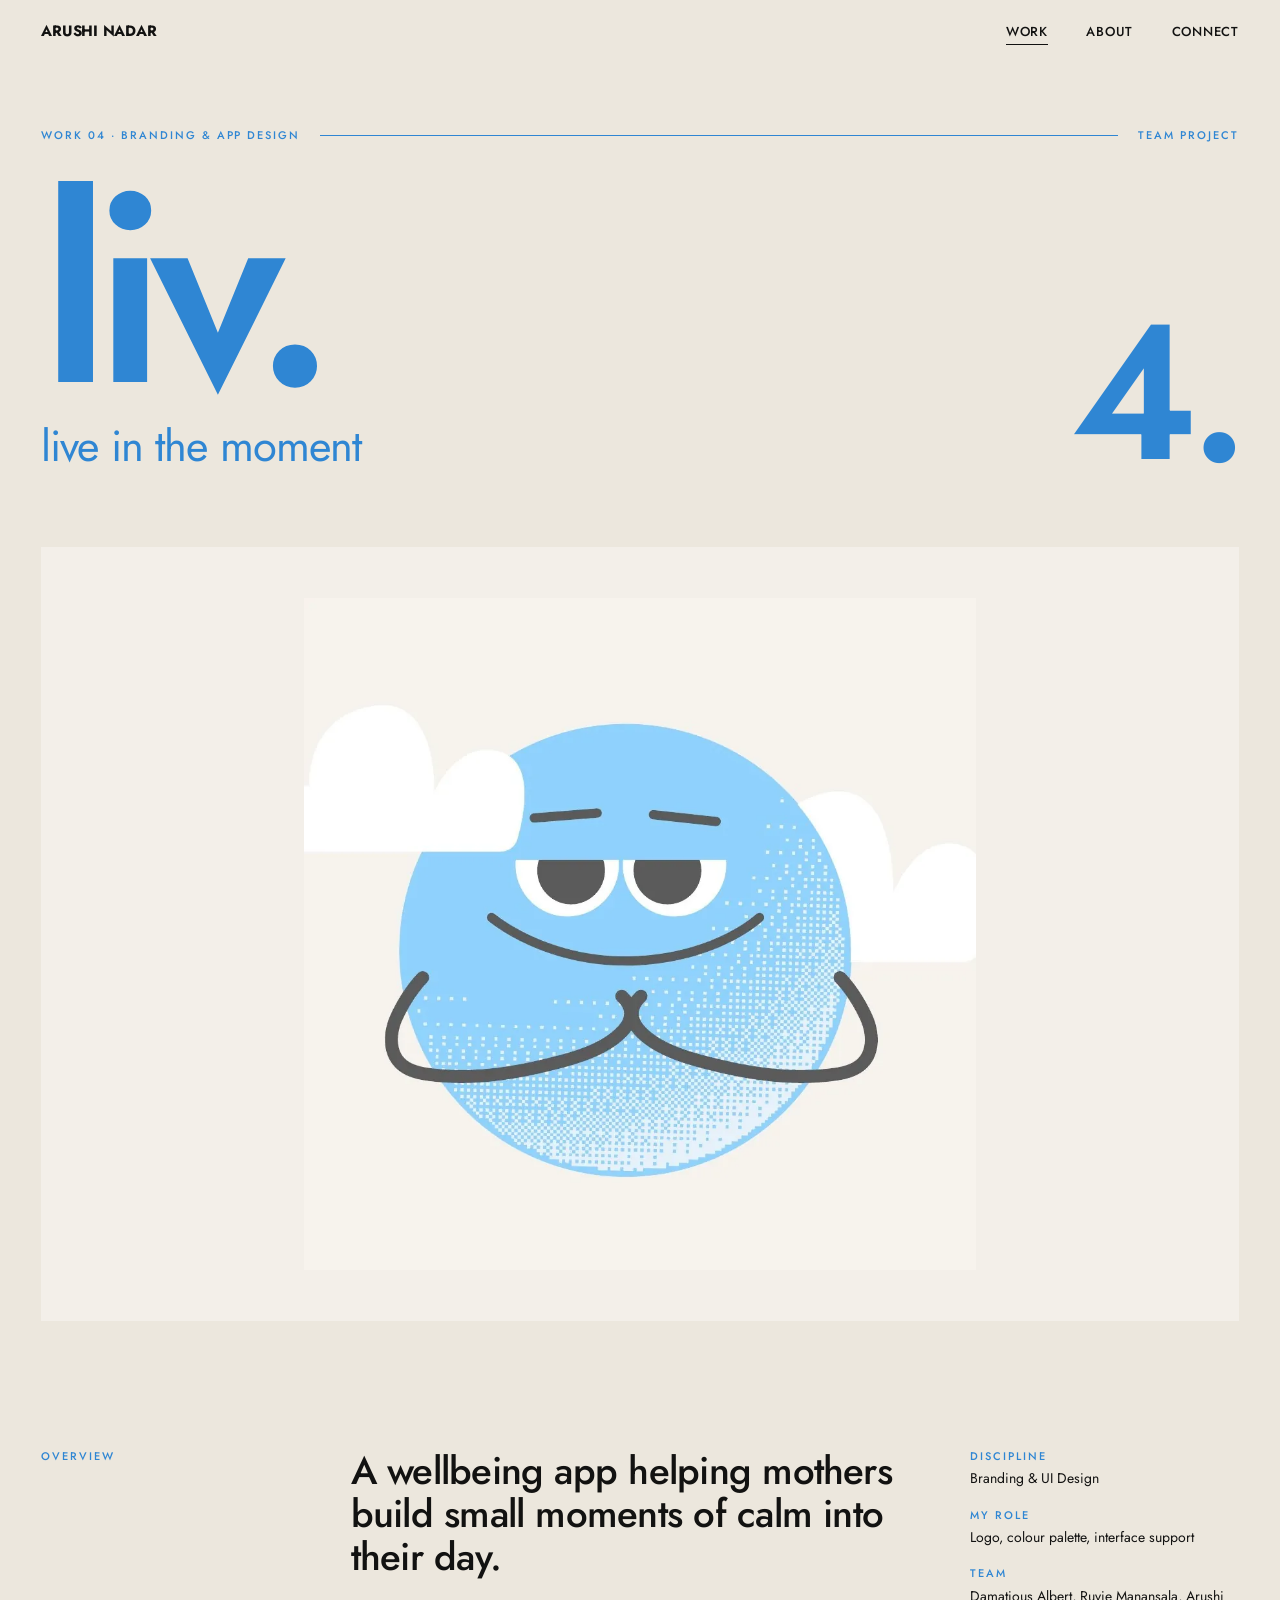
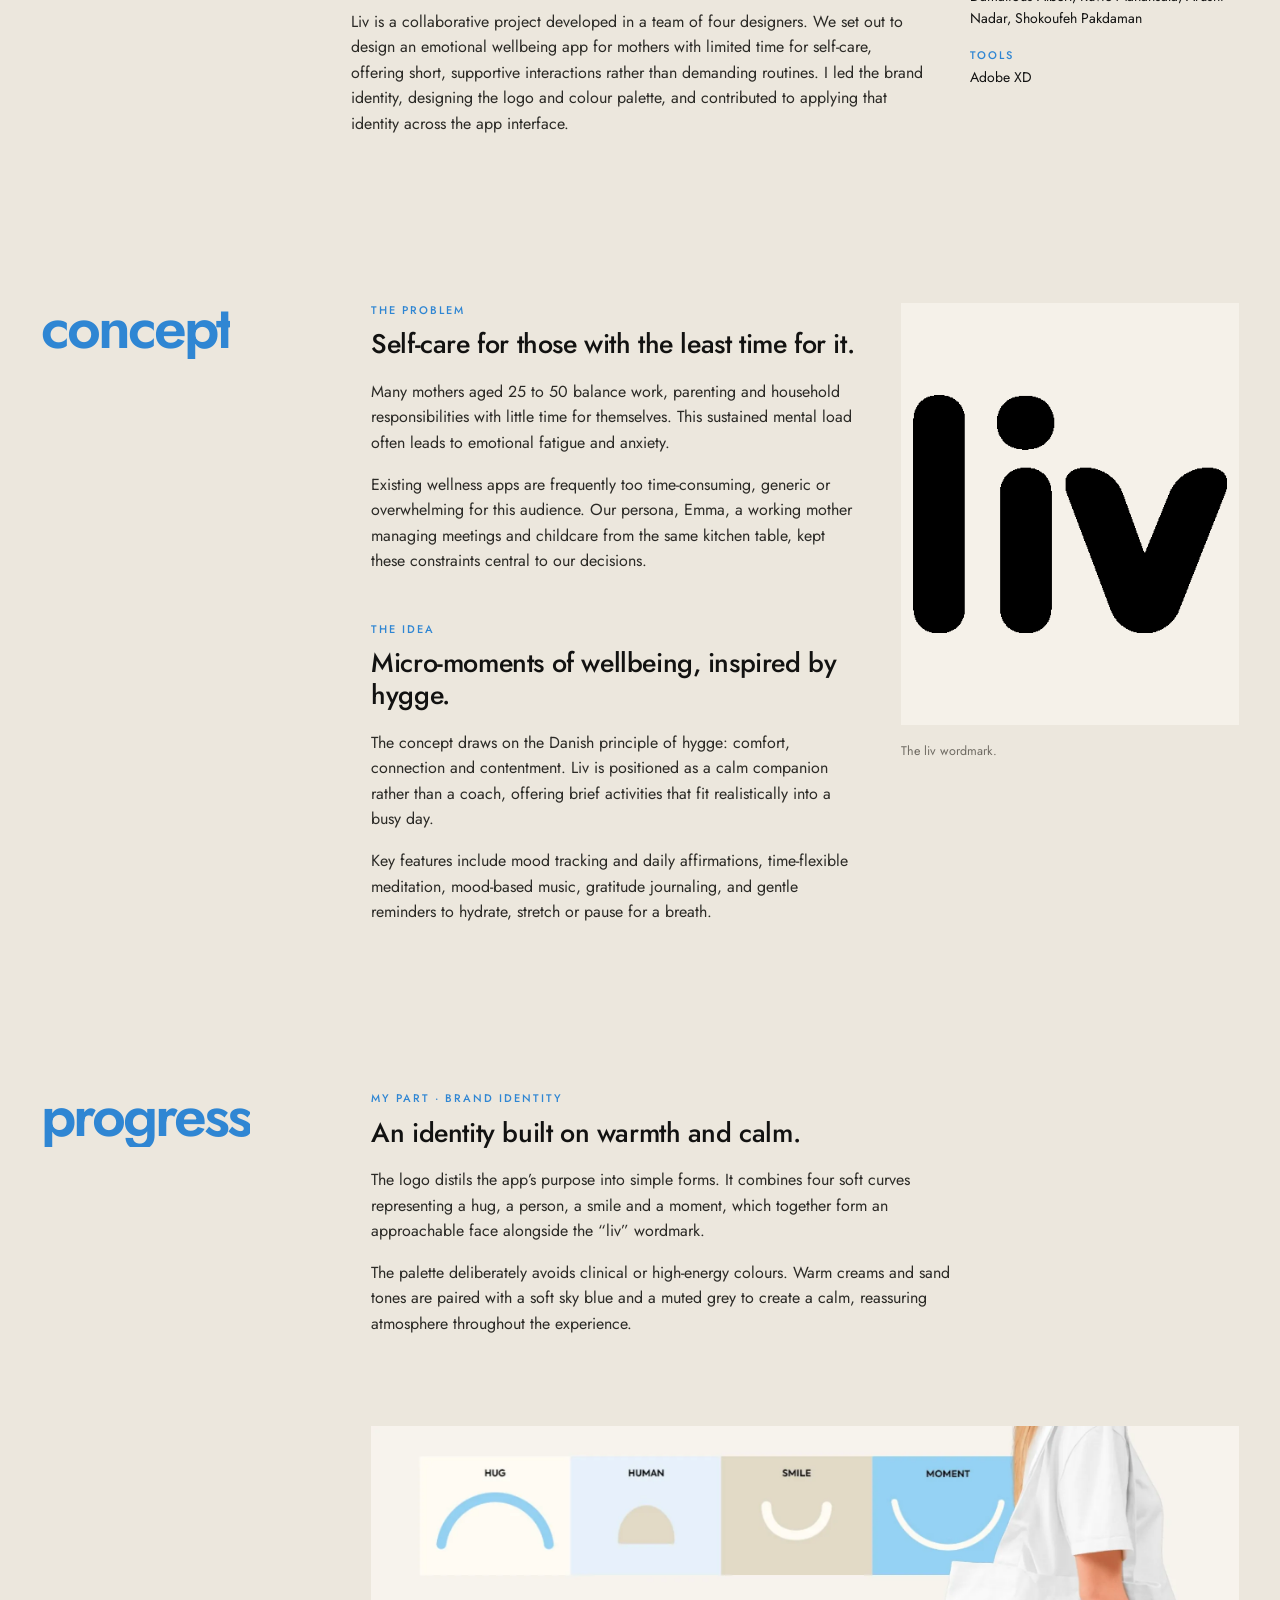
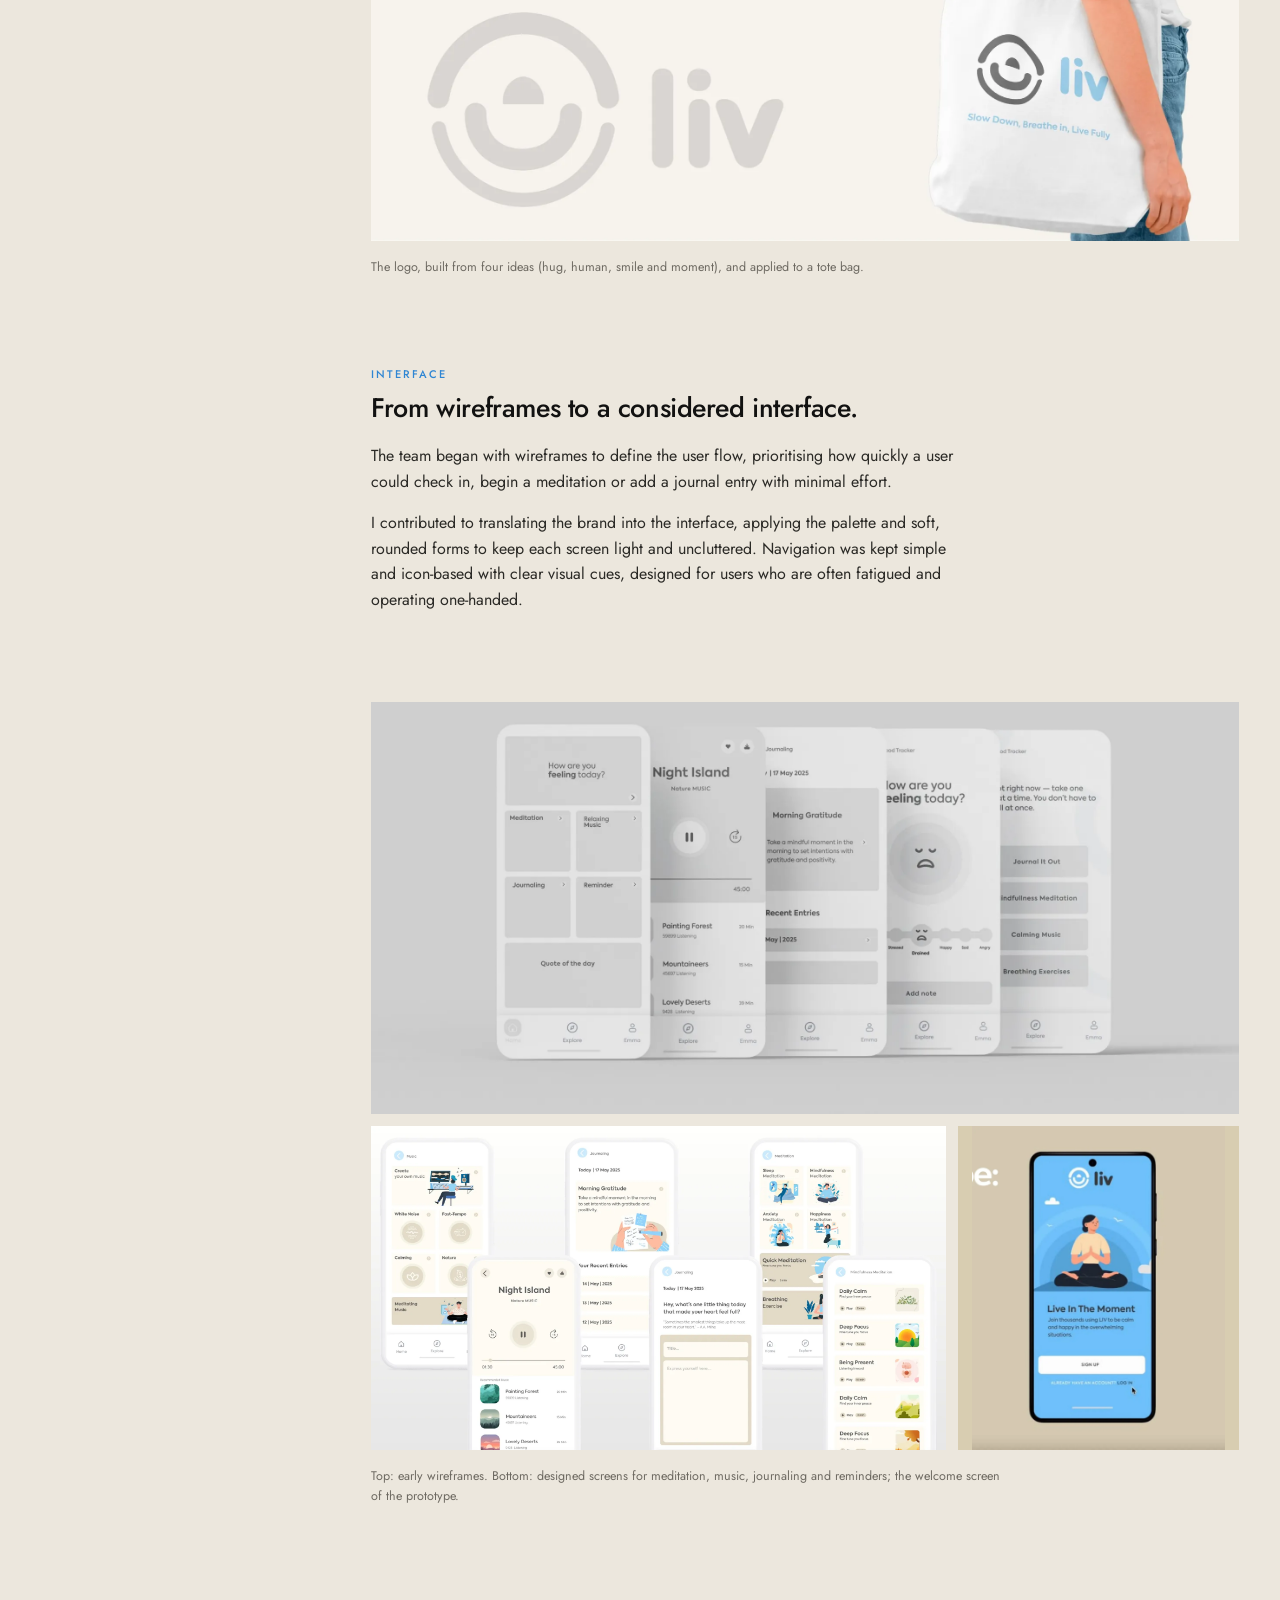
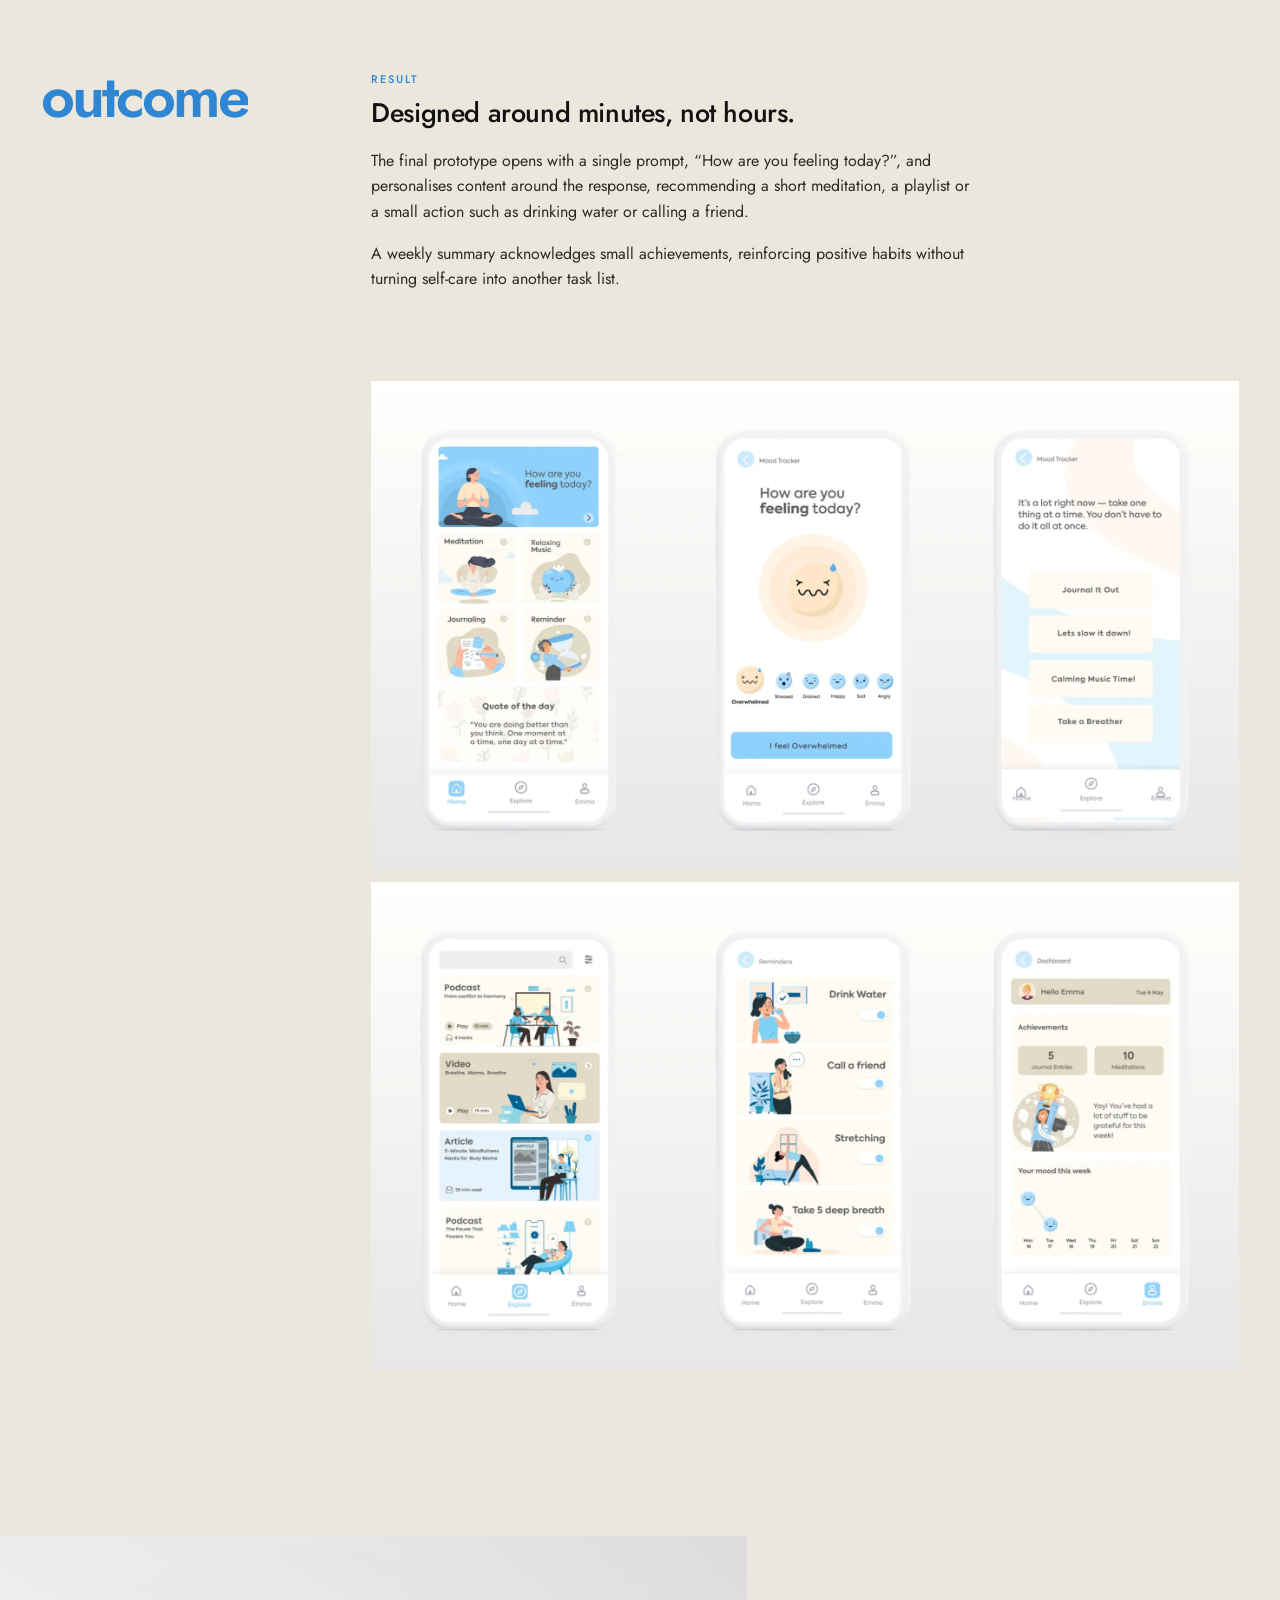
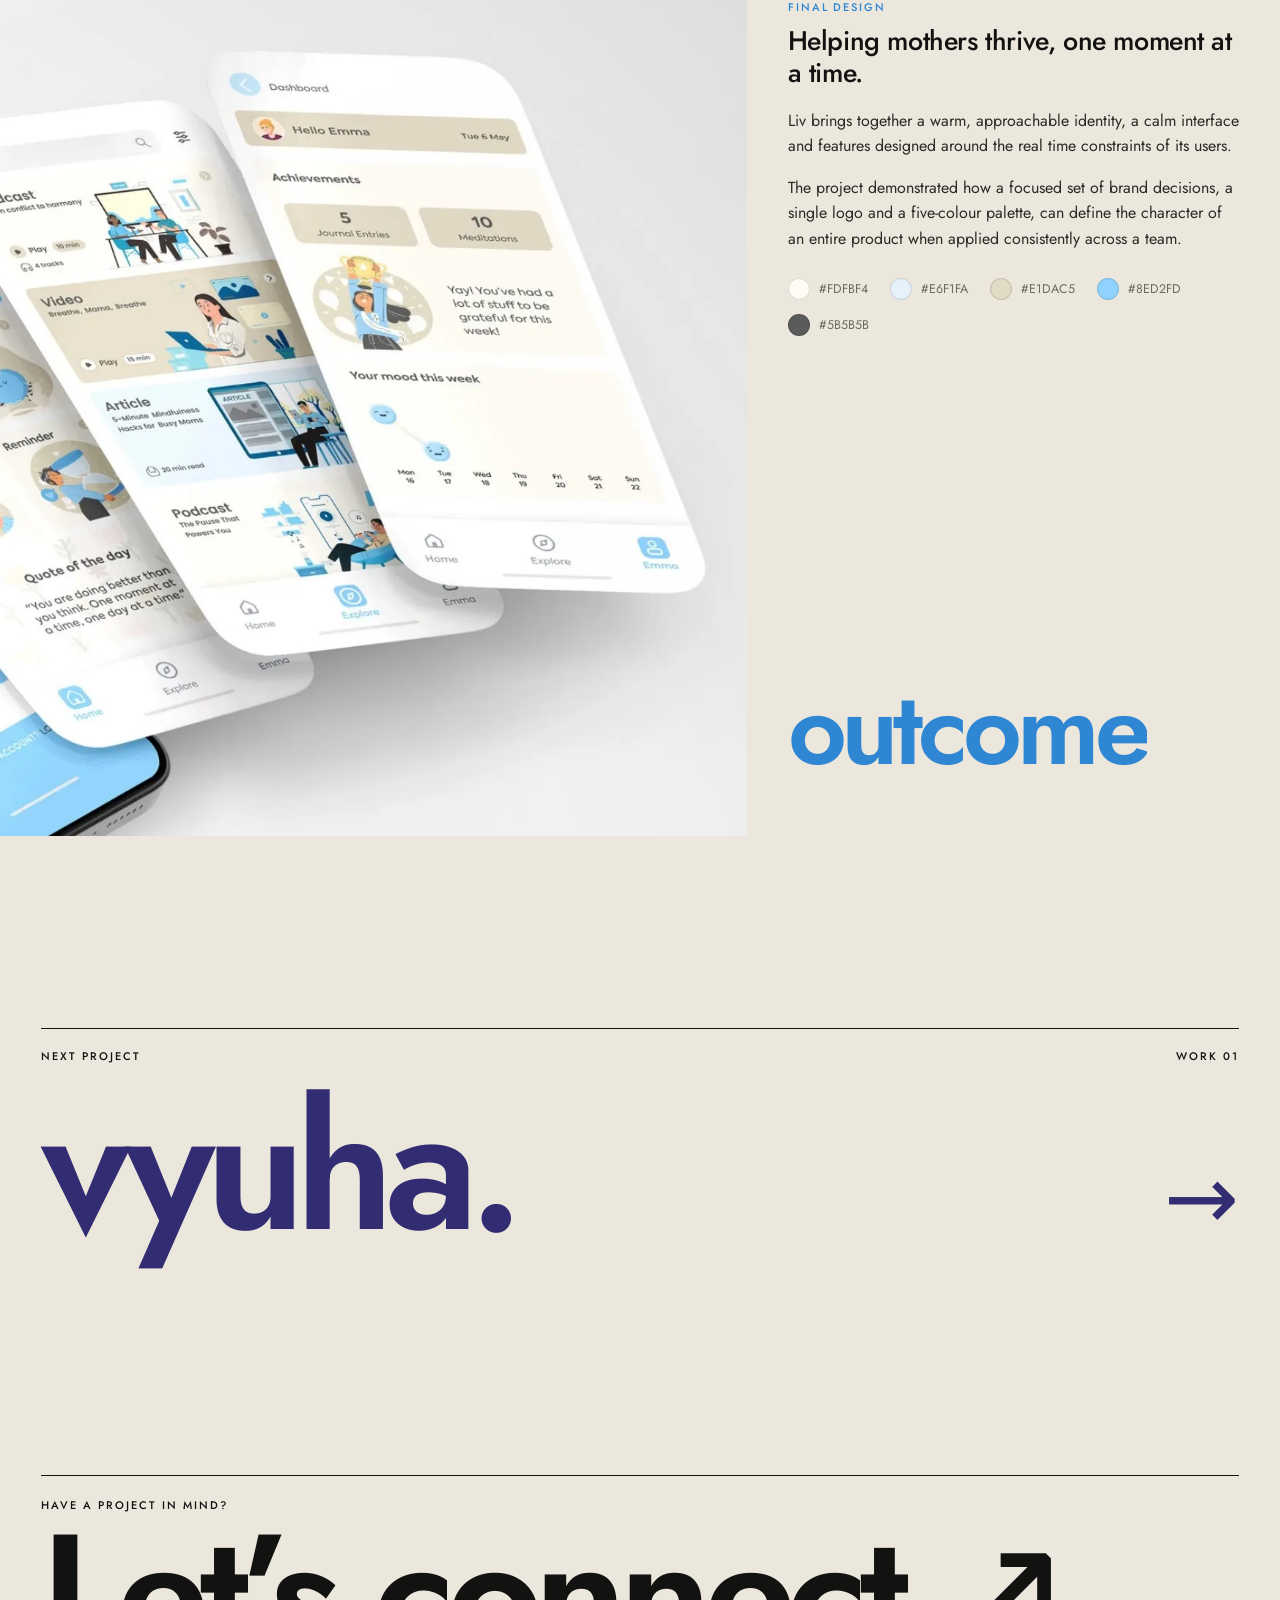
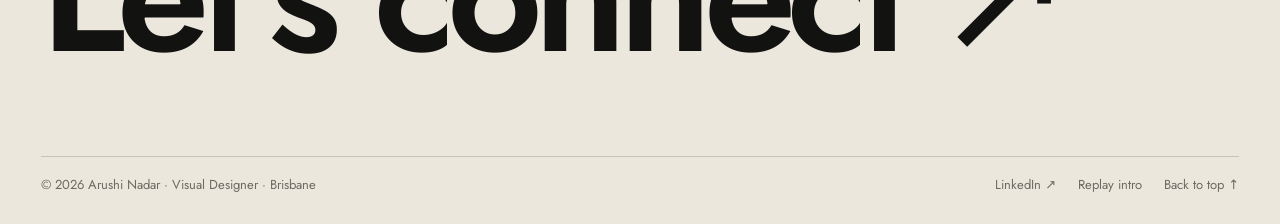
<file: liv.html>
<!doctype html>
<html lang="en" class="no-js" style="--accent:#2F86D3">
<head>
<meta charset="utf-8">
<meta name="viewport" content="width=device-width, initial-scale=1">
<title>Liv · Work 04 · Arushi Nadar</title>
<meta name="description" content="A wellbeing app helping mothers build small moments of calm into their day.">
<meta name="author" content="Arushi Nadar">
<meta property="og:title" content="Liv · Work 04 · Arushi Nadar">
<meta property="og:description" content="A wellbeing app helping mothers build small moments of calm into their day.">
<meta name="theme-color" content="#ECE7DD">
<link rel="icon" href="favicon.svg" type="image/svg+xml">
<link rel="preconnect" href="https://fonts.googleapis.com">
<link rel="preconnect" href="https://fonts.gstatic.com" crossorigin>
<link href="https://fonts.googleapis.com/css2?family=Jost:wght@300;400;500;600;700&display=swap" rel="stylesheet">
<link rel="stylesheet" href="style.css">
<script>document.documentElement.classList.replace('no-js','js');</script>
</head>
<body>
<a class="skip-link" href="#main">Skip to content</a>
<header class="site-header">
  <a class="logo" href="index.html" aria-label="Arushi Nadar, home"><span class="logo-w">ARUSHI</span><span class="logo-w">NADAR</span></a>
  <nav class="nav" aria-label="Main">
    <a href="work.html" aria-current="page">Work</a>
    <a href="about.html">About</a>
    <a href="connect.html">Connect</a>
  </nav>
</header>
<main id="main">
<section class="p-hero">
  <div class="p-top label" data-reveal><span>Work 04 · Branding &amp; app design</span><span class="line"></span><span>Team project</span></div>
  <div class="p-title-row">
    <div>
      <h1 class="p-title" data-split>liv.</h1>
      <p class="p-sub" data-reveal style="--i:2">live in the moment</p>
    </div>
    <span class="p-num" data-reveal style="--i:3" aria-hidden="true">4.</span>
  </div>
</section>
<figure class="p-cover contain" style="--panel:#F3EFE9" data-reveal style="--i:3"><img src="liv-cover.webp" alt="Illustrated blue liv character resting its chin on its hands among clouds" width="1040" height="1039" loading="eager" decoding="async" fetchpriority="high"></figure>
<section class="p-overview">
  <span class="label" data-reveal>Overview</span>
  <div class="p-overview-main" data-reveal style="--i:1"><h2>A wellbeing app helping mothers build small moments of calm into their day.</h2><p>Liv is a collaborative project developed in a team of four designers. We set out to design an emotional wellbeing app for mothers with limited time for self-care, offering short, supportive interactions rather than demanding routines. I led the brand identity, designing the logo and colour palette, and contributed to applying that identity across the app interface.</p></div>
  <div class="p-meta" data-reveal style="--i:2"><div><span class="label">Discipline</span>Branding &amp; UI Design</div><div><span class="label">My role</span>Logo, colour palette, interface support</div><div><span class="label">Team</span>Damatious Albert, Ruvie Manansala, Arushi Nadar, Shokoufeh Pakdaman</div><div><span class="label">Tools</span>Adobe XD</div></div>
</section>
<section class="chapter">
  <h2 class="ch-word" data-split>concept</h2>
  <div class="ch-body"><div class="split narrow-fig"><div class="split-text"><div class="tblock" data-reveal style="--i:0"><span class="label">The problem</span><h3>Self-care for those with the least time for it.</h3><p>Many mothers aged 25 to 50 balance work, parenting and household responsibilities with little time for themselves. This sustained mental load often leads to emotional fatigue and anxiety.</p><p>Existing wellness apps are frequently too time-consuming, generic or overwhelming for this audience. Our persona, Emma, a working mother managing meetings and childcare from the same kitchen table, kept these constraints central to our decisions.</p></div><div class="tblock" data-reveal style="--i:1"><span class="label">The idea</span><h3>Micro-moments of wellbeing, inspired by hygge.</h3><p>The concept draws on the Danish principle of hygge: comfort, connection and contentment. Liv is positioned as a calm companion rather than a coach, offering brief activities that fit realistically into a busy day.</p><p>Key features include mood tracking and daily affirmations, time-flexible meditation, mood-based music, gratitude journaling, and gentle reminders to hydrate, stretch or pause for a breath.</p></div></div><div class="split-fig"><div class="figs" data-reveal><div class="figrow"><figure class="fig zoom pad" style="--span:12;aspect-ratio:4/5;--fit:contain;--fbg:#F5F1E9"><img src="liv-wordmark.webp" alt="The liv wordmark in black" width="389" height="295" loading="lazy" decoding="async"></figure></div><p class="figcap">The liv wordmark.</p></div></div></div></div>
</section>
<section class="chapter">
  <h2 class="ch-word" data-split>progress</h2>
  <div class="ch-body"><div class="tblock" data-reveal style="--i:0"><span class="label">My part · Brand identity</span><h3>An identity built on warmth and calm.</h3><p>The logo distils the app’s purpose into simple forms. It combines four soft curves representing a hug, a person, a smile and a moment, which together form an approachable face alongside the “liv” wordmark.</p><p>The palette deliberately avoids clinical or high-energy colours. Warm creams and sand tones are paired with a soft sky blue and a muted grey to create a calm, reassuring atmosphere throughout the experience.</p></div><div class="figs" data-reveal><div class="figrow"><figure class="fig zoom" style="--span:12;aspect-ratio:2000/957"><img src="liv-identity.webp" alt="The liv logo built from four curves (hug, human, smile, moment), applied to a tote bag" width="2000" height="957" loading="lazy" decoding="async"></figure></div><p class="figcap">The logo, built from four ideas (hug, human, smile and moment), and applied to a tote bag.</p></div><div class="tblock" data-reveal style="--i:0"><span class="label">Interface</span><h3>From wireframes to a considered interface.</h3><p>The team began with wireframes to define the user flow, prioritising how quickly a user could check in, begin a meditation or add a journal entry with minimal effort.</p><p>I contributed to translating the brand into the interface, applying the palette and soft, rounded forms to keep each screen light and uncluttered. Navigation was kept simple and icon-based with clear visual cues, designed for users who are often fatigued and operating one-handed.</p></div><div class="figs" data-reveal><div class="figrow"><figure class="fig zoom" style="--span:12;aspect-ratio:2000/950"><img src="liv-wireframes.webp" alt="Early greyscale wireframes of the app screens" width="2000" height="950" loading="lazy" decoding="async"></figure></div><div class="figrow"><figure class="fig zoom" style="--span:8;aspect-ratio:2000/1125"><img src="liv-screens.webp" alt="Designed screens for meditation, music, journaling and reminders" width="2000" height="1125" loading="lazy" decoding="async"></figure><figure class="fig zoom fill" style="--span:4;--mar:1144/1463;--fit:contain;--fbg:#D8CDB1"><img src="liv-welcome.webp" alt="The welcome screen of the prototype on a phone" width="1144" height="1463" loading="lazy" decoding="async"></figure></div><p class="figcap">Top: early wireframes. Bottom: designed screens for meditation, music, journaling and reminders; the welcome screen of the prototype.</p></div></div>
</section>
<section class="chapter">
  <h2 class="ch-word" data-split>outcome</h2>
  <div class="ch-body"><div class="tblock" data-reveal style="--i:0"><span class="label">Result</span><h3>Designed around minutes, not hours.</h3><p>The final prototype opens with a single prompt, “How are you feeling today?”, and personalises content around the response, recommending a short meditation, a playlist or a small action such as drinking water or calling a friend.</p><p>A weekly summary acknowledges small achievements, reinforcing positive habits without turning self-care into another task list.</p></div><div class="figs" data-reveal><div class="figrow"><figure class="fig zoom" style="--span:12;aspect-ratio:2000/1125"><img src="liv-outcome-1.webp" alt="Home, mood tracker and mood response screens" width="2000" height="1125" loading="lazy" decoding="async"></figure></div><div class="figrow"><figure class="fig zoom" style="--span:12;aspect-ratio:2000/1125"><img src="liv-outcome-2.webp" alt="Explore, reminders and dashboard screens" width="2000" height="1125" loading="lazy" decoding="async"></figure></div></div></div>
</section>
<section class="feature flip">
  <div class="feature-text">
    <div><div class="tblock" data-reveal style="--i:0"><span class="label">Final design</span><h3>Helping mothers thrive, one moment at a time.</h3><p>Liv brings together a warm, approachable identity, a calm interface and features designed around the real time constraints of its users.</p><p>The project demonstrated how a focused set of brand decisions, a single logo and a five-colour palette, can define the character of an entire product when applied consistently across a team.</p></div><div class="swatches"><span class="swatch"><i style="background:#FDFBF4"></i>#FDFBF4</span><span class="swatch"><i style="background:#E6F1FA"></i>#E6F1FA</span><span class="swatch"><i style="background:#E1DAC5"></i>#E1DAC5</span><span class="swatch"><i style="background:#8ED2FD"></i>#8ED2FD</span><span class="swatch"><i style="background:#5B5B5B"></i>#5B5B5B</span></div></div>
    <h2 class="feature-word" data-split>outcome</h2>
  </div>
  <figure class="feature-media" style="--mar:1820/1228"><img src="liv-final.webp" alt="Three liv app screens fanned out in perspective" width="1820" height="1228" loading="lazy" decoding="async"></figure>
</section>

<a class="next" href="vyuha.html" style="--next-accent:#322D72">
  <div class="next-row label"><span>Next project</span><span>Work 01</span></div>
  <div class="next-row"><span class="next-title">vyuha.</span><span class="arr" aria-hidden="true">→</span></div>
</a>
</main>
<footer class="site-footer">
  <a class="footer-cta" href="connect.html" data-reveal>
    <span class="label">Have a project in mind?</span>
    <span class="footer-big">Let’s connect<span class="arr">↗</span></span>
  </a>
  <div class="footer-row">
    <span>© <span data-year>2026</span> Arushi Nadar · Visual Designer · Brisbane</span>
    <nav aria-label="Footer">
      <a href="https://www.linkedin.com/in/arushi-nadar-3a438a237" target="_blank" rel="noopener">LinkedIn ↗</a>
      <a href="index.html?intro">Replay intro</a>
      <a href="#main">Back to top ↑</a>
    </nav>
  </div>
</footer>
<script src="main.js" defer></script>
</body>
</html>
</file>
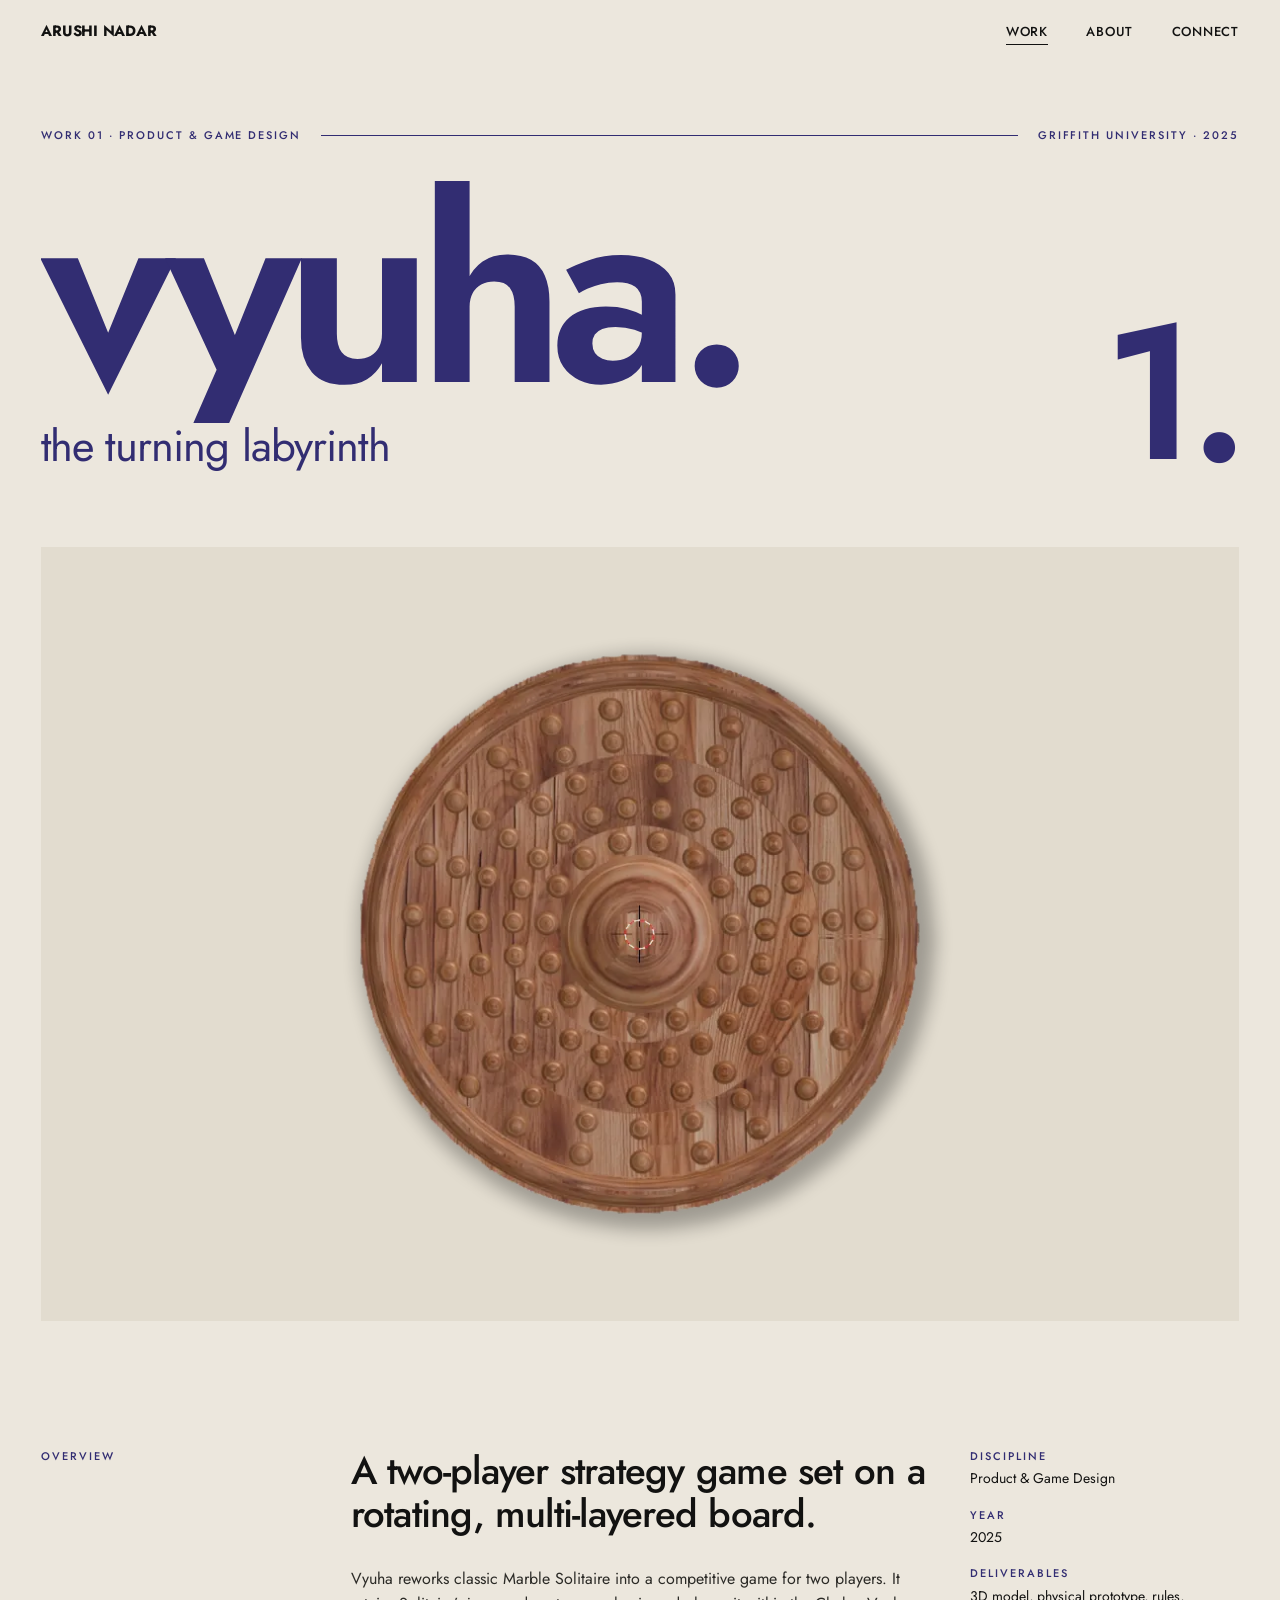
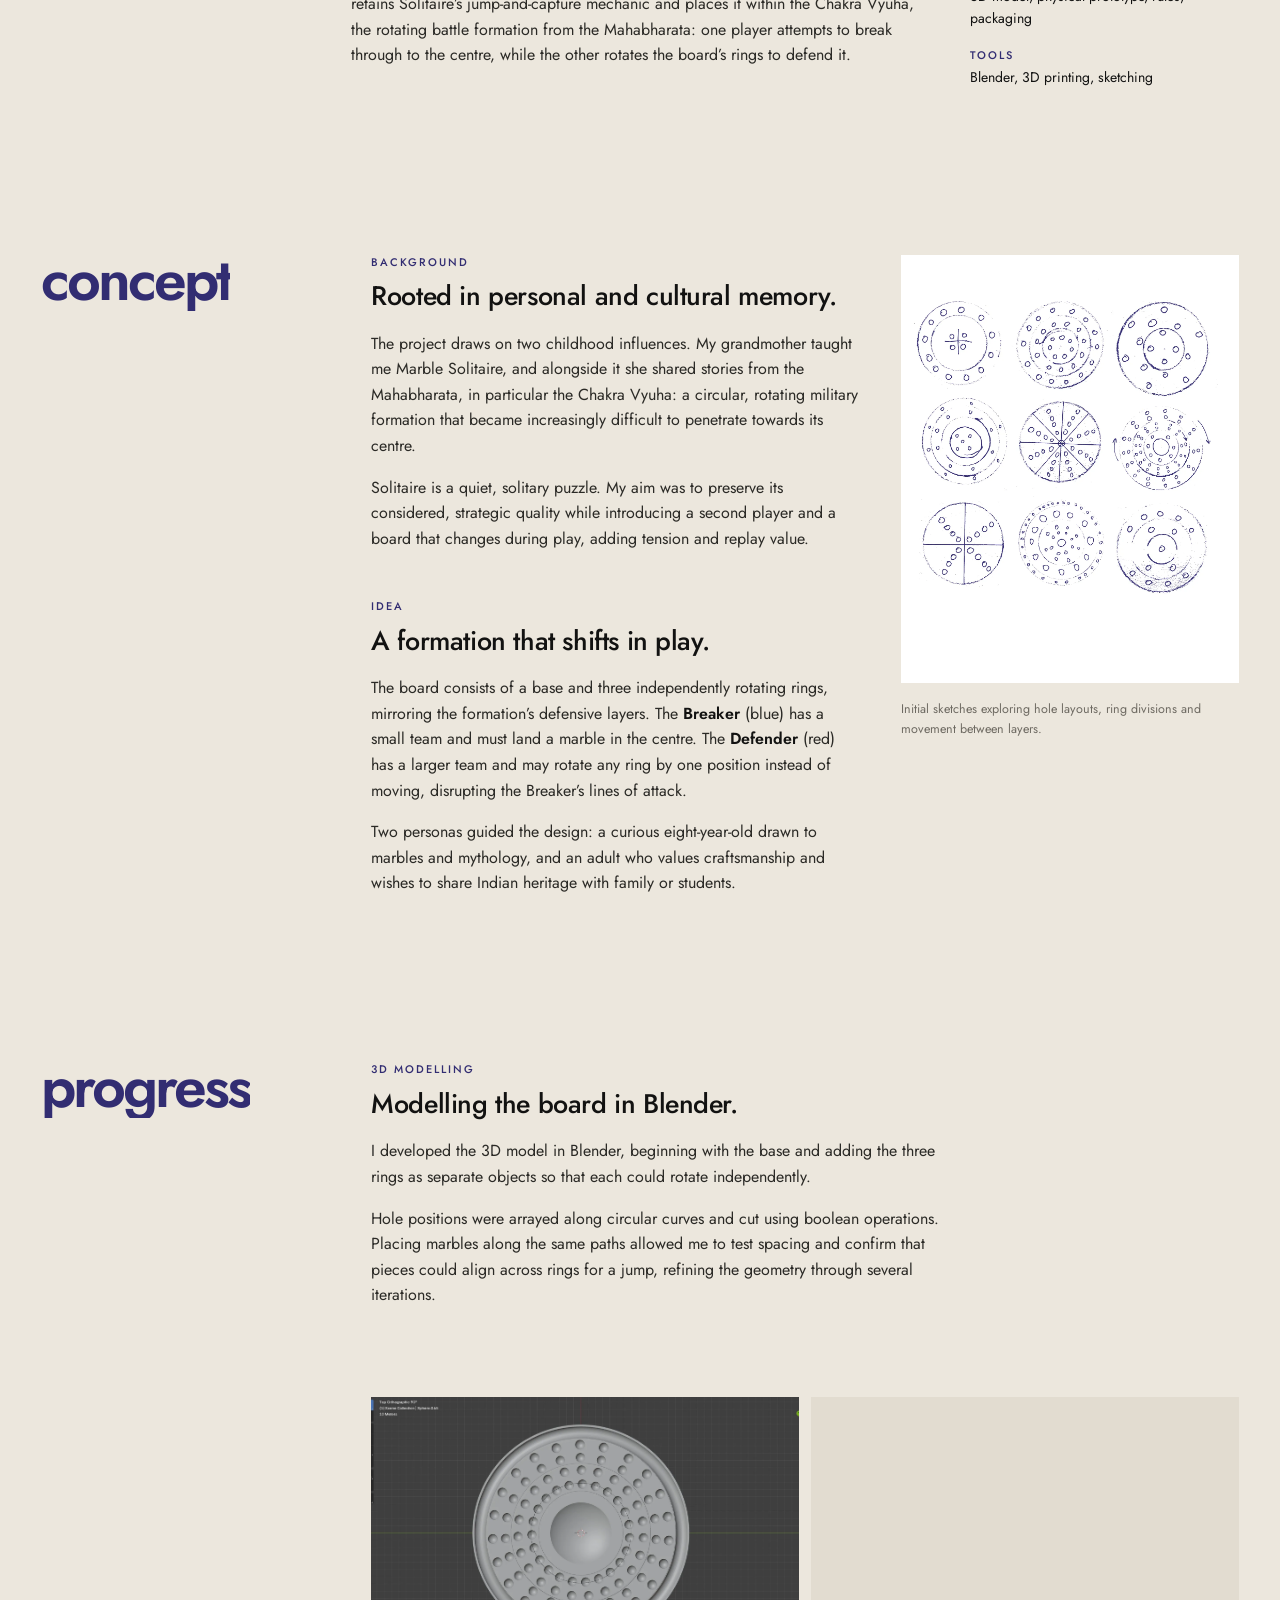
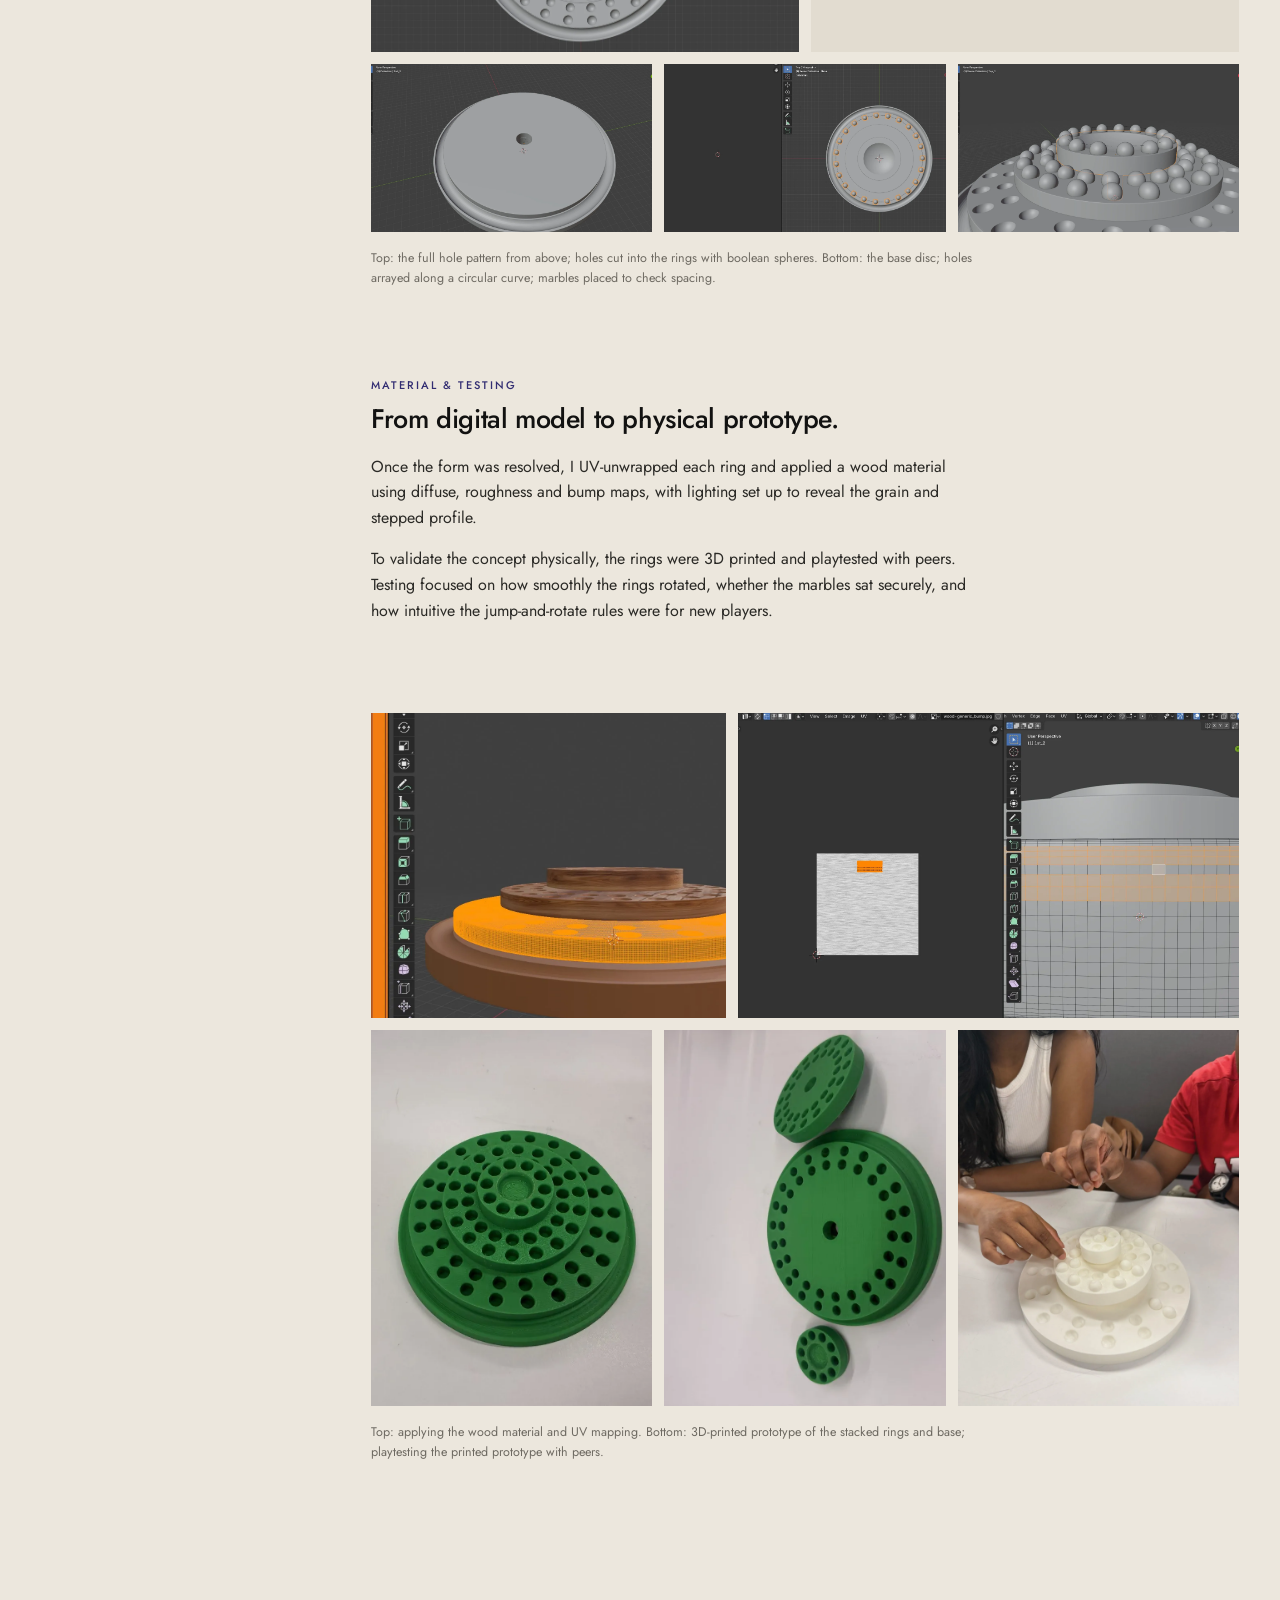
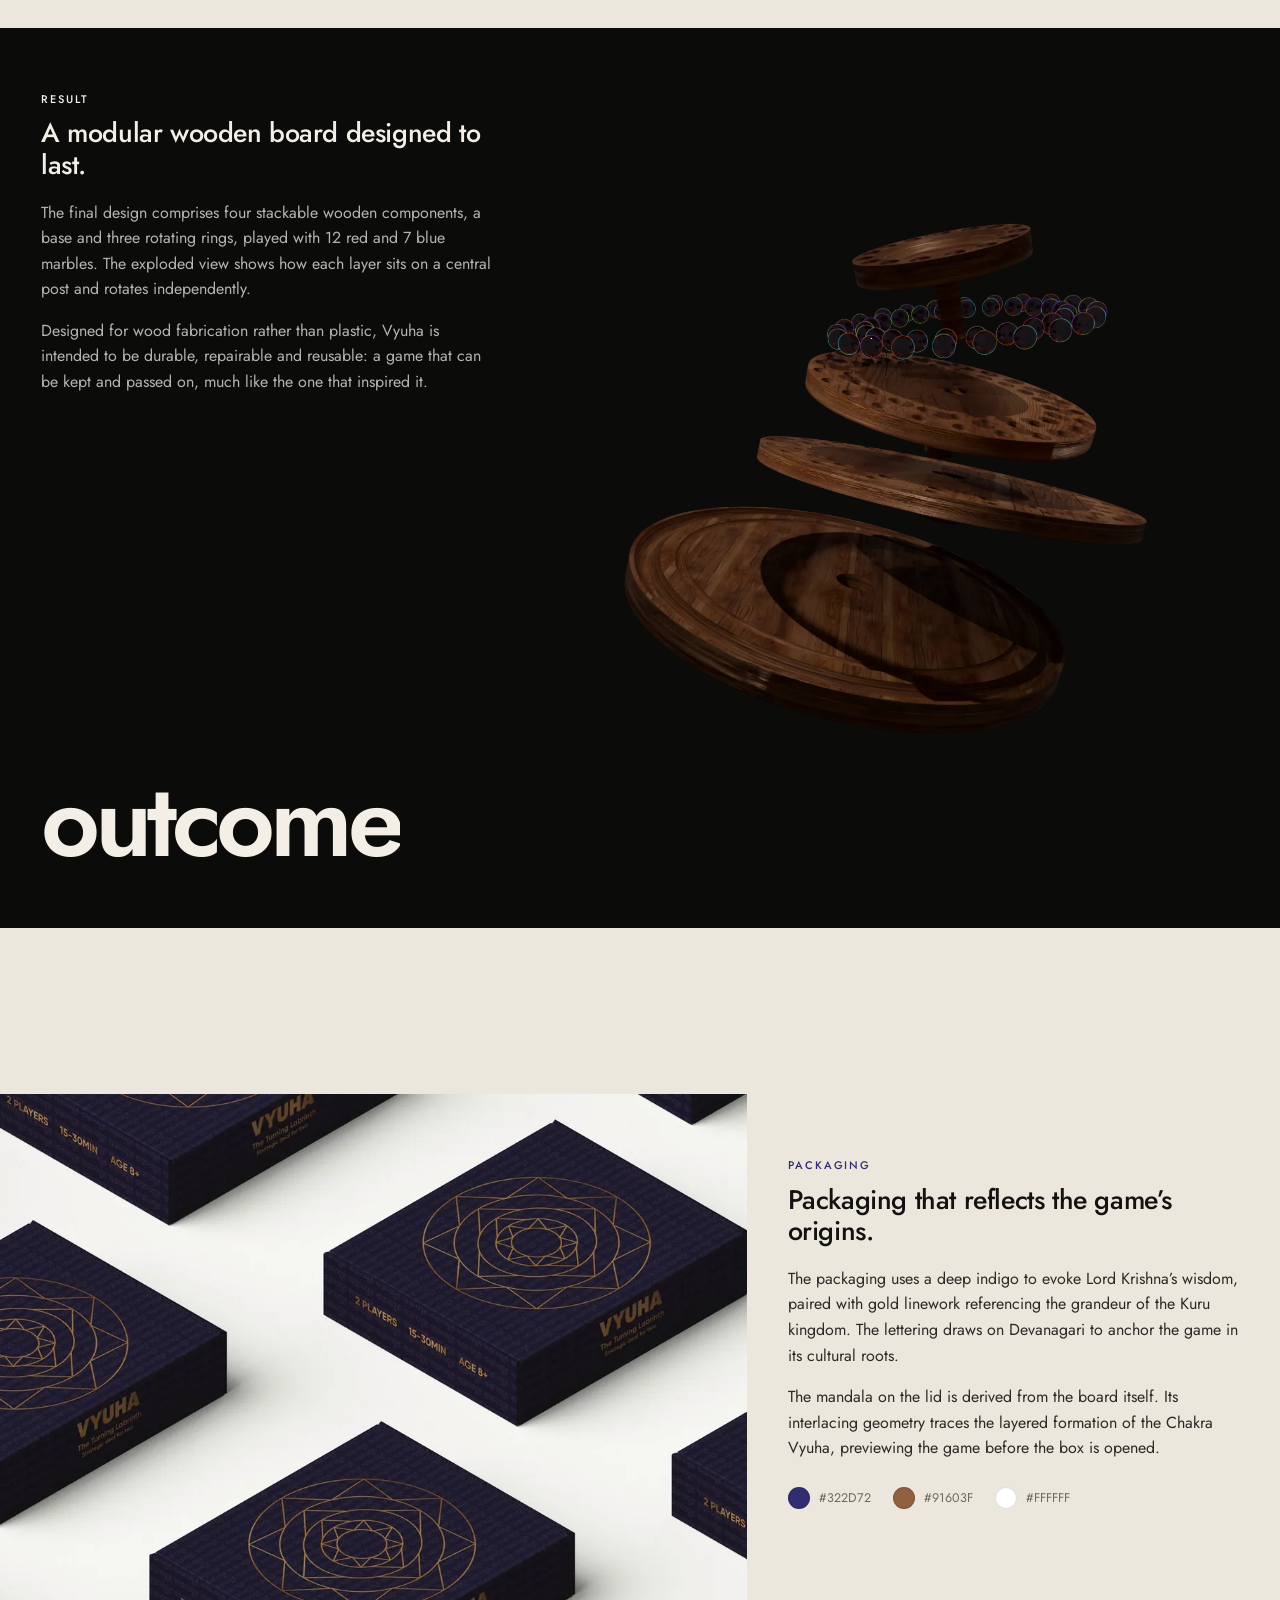
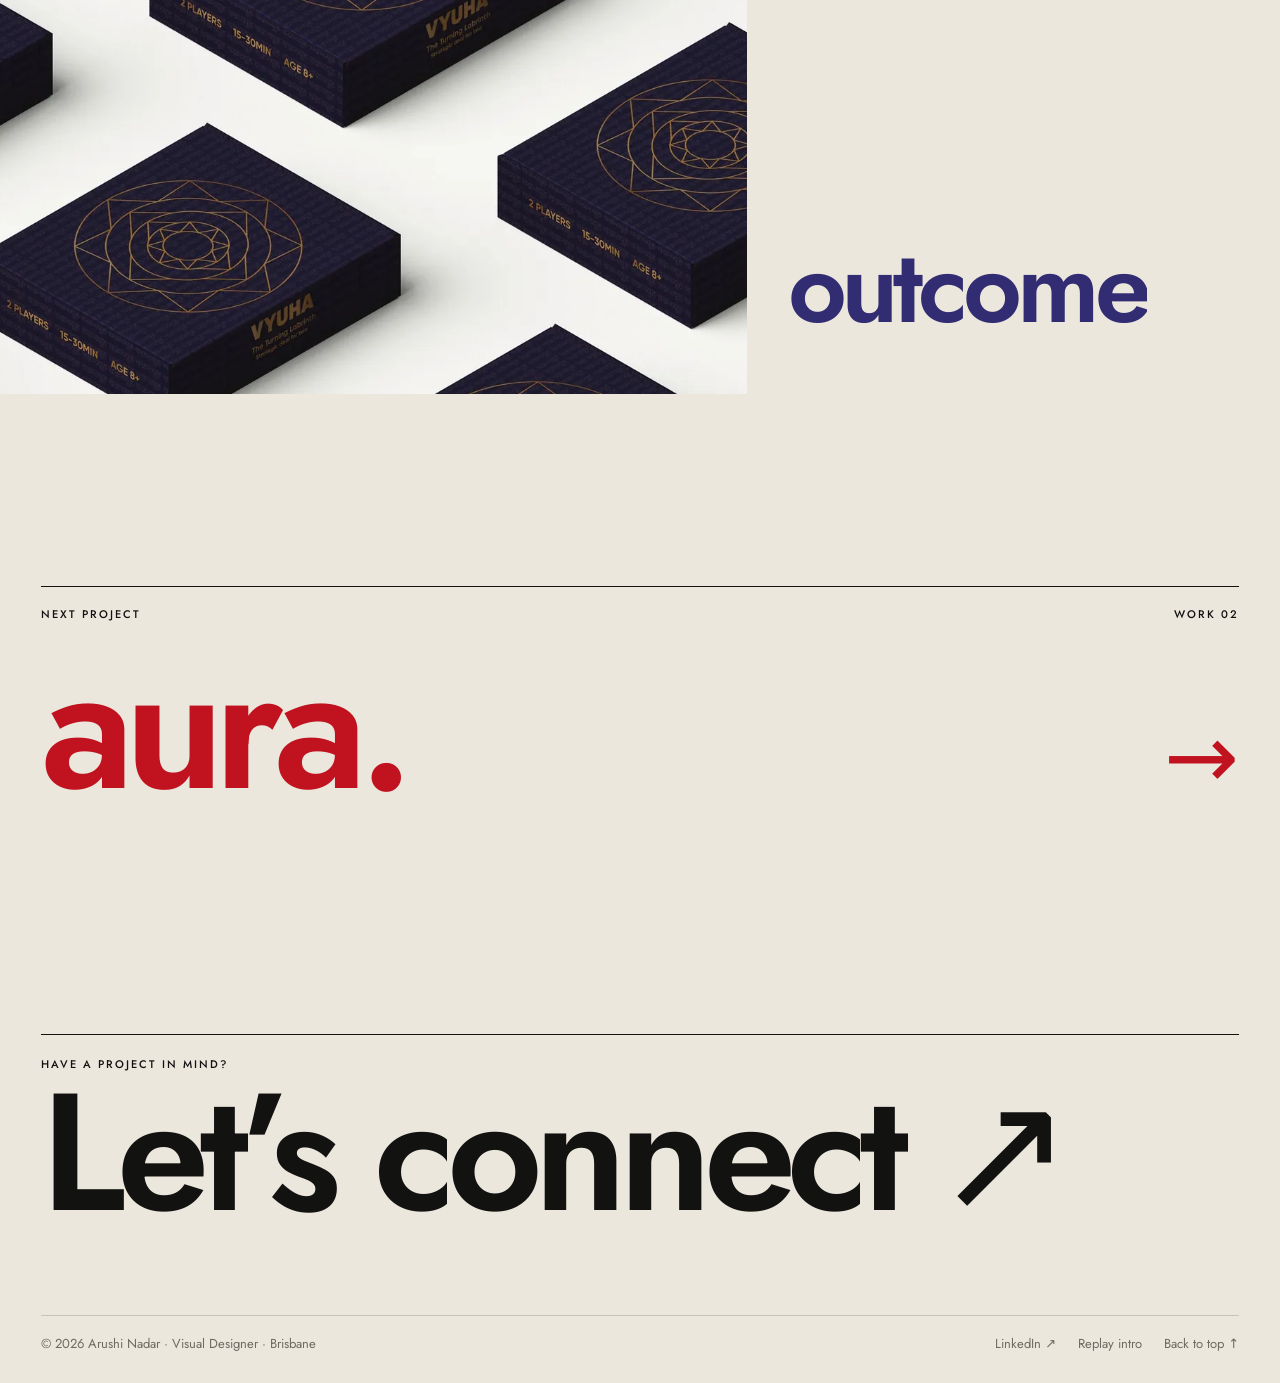
<file: vyuha.html>
<!doctype html>
<html lang="en" class="no-js" style="--accent:#322D72">
<head>
<meta charset="utf-8">
<meta name="viewport" content="width=device-width, initial-scale=1">
<title>Vyuha · Work 01 · Arushi Nadar</title>
<meta name="description" content="A two-player strategy game set on a rotating, multi-layered board.">
<meta name="author" content="Arushi Nadar">
<meta property="og:title" content="Vyuha · Work 01 · Arushi Nadar">
<meta property="og:description" content="A two-player strategy game set on a rotating, multi-layered board.">
<meta name="theme-color" content="#ECE7DD">
<link rel="icon" href="favicon.svg" type="image/svg+xml">
<link rel="preconnect" href="https://fonts.googleapis.com">
<link rel="preconnect" href="https://fonts.gstatic.com" crossorigin>
<link href="https://fonts.googleapis.com/css2?family=Jost:wght@300;400;500;600;700&display=swap" rel="stylesheet">
<link rel="stylesheet" href="style.css">
<script>document.documentElement.classList.replace('no-js','js');</script>
</head>
<body>
<a class="skip-link" href="#main">Skip to content</a>
<header class="site-header">
  <a class="logo" href="index.html" aria-label="Arushi Nadar, home"><span class="logo-w">ARUSHI</span><span class="logo-w">NADAR</span></a>
  <nav class="nav" aria-label="Main">
    <a href="work.html" aria-current="page">Work</a>
    <a href="about.html">About</a>
    <a href="connect.html">Connect</a>
  </nav>
</header>
<main id="main">
<section class="p-hero">
  <div class="p-top label" data-reveal><span>Work 01 · Product &amp; game design</span><span class="line"></span><span>Griffith University · 2025</span></div>
  <div class="p-title-row">
    <div>
      <h1 class="p-title" data-split>vyuha.</h1>
      <p class="p-sub" data-reveal style="--i:2">the turning labyrinth</p>
    </div>
    <span class="p-num" data-reveal style="--i:3" aria-hidden="true">1.</span>
  </div>
</section>
<figure class="p-cover contain" style="--panel:#E2DCCF" data-reveal style="--i:3"><img src="vyuha-cover.webp" alt="Top-down render of the circular wooden Vyuha board with rings of marbles" width="680" height="680" loading="eager" decoding="async" fetchpriority="high"></figure>
<section class="p-overview">
  <span class="label" data-reveal>Overview</span>
  <div class="p-overview-main" data-reveal style="--i:1"><h2>A two-player strategy game set on a rotating, multi-layered board.</h2><p>Vyuha reworks classic Marble Solitaire into a competitive game for two players. It retains Solitaire’s jump-and-capture mechanic and places it within the Chakra Vyuha, the rotating battle formation from the Mahabharata: one player attempts to break through to the centre, while the other rotates the board’s rings to defend it.</p></div>
  <div class="p-meta" data-reveal style="--i:2"><div><span class="label">Discipline</span>Product &amp; Game Design</div><div><span class="label">Year</span>2025</div><div><span class="label">Deliverables</span>3D model, physical prototype, rules, packaging</div><div><span class="label">Tools</span>Blender, 3D printing, sketching</div></div>
</section>
<section class="chapter">
  <h2 class="ch-word" data-split>concept</h2>
  <div class="ch-body"><div class="split narrow-fig"><div class="split-text"><div class="tblock" data-reveal style="--i:0"><span class="label">Background</span><h3>Rooted in personal and cultural memory.</h3><p>The project draws on two childhood influences. My grandmother taught me Marble Solitaire, and alongside it she shared stories from the Mahabharata, in particular the Chakra Vyuha: a circular, rotating military formation that became increasingly difficult to penetrate towards its centre.</p><p>Solitaire is a quiet, solitary puzzle. My aim was to preserve its considered, strategic quality while introducing a second player and a board that changes during play, adding tension and replay value.</p></div><div class="tblock" data-reveal style="--i:1"><span class="label">Idea</span><h3>A formation that shifts in play.</h3><p>The board consists of a base and three independently rotating rings, mirroring the formation’s defensive layers. The <strong>Breaker</strong> (blue) has a small team and must land a marble in the centre. The <strong>Defender</strong> (red) has a larger team and may rotate any ring by one position instead of moving, disrupting the Breaker’s lines of attack.</p><p>Two personas guided the design: a curious eight-year-old drawn to marbles and mythology, and an adult who values craftsmanship and wishes to share Indian heritage with family or students.</p></div></div><div class="split-fig"><div class="figs" data-reveal><div class="figrow"><figure class="fig zoom pad" style="--span:12;aspect-ratio:1216/1543;--fit:contain;--fbg:#fff"><img src="vyuha-sketches.webp" alt="Nine hand-drawn sketches of circular boards with different hole layouts and ring divisions" width="1216" height="1543" loading="lazy" decoding="async"></figure></div><p class="figcap">Initial sketches exploring hole layouts, ring divisions and movement between layers.</p></div></div></div></div>
</section>
<section class="chapter">
  <h2 class="ch-word" data-split>progress</h2>
  <div class="ch-body"><div class="tblock" data-reveal style="--i:0"><span class="label">3D modelling</span><h3>Modelling the board in Blender.</h3><p>I developed the 3D model in Blender, beginning with the base and adding the three rings as separate objects so that each could rotate independently.</p><p>Hole positions were arrayed along circular curves and cut using boolean operations. Placing marbles along the same paths allowed me to test spacing and confirm that pieces could align across rings for a jump, refining the geometry through several iterations.</p></div><div class="figs" data-reveal><div class="figrow"><figure class="fig zoom" style="--span:6;aspect-ratio:1930/1150"><img src="vyuha-blender-top.webp" alt="Top orthographic view of the board model in Blender showing the full hole pattern" width="1930" height="1150" loading="lazy" decoding="async"></figure><figure class="fig zoom" style="--span:6;aspect-ratio:1930/1150"><img src="vyuha-blender-holes.webp" alt="Perspective view of the rings with holes cut by boolean spheres" width="1930" height="1150" loading="lazy" decoding="async"></figure></div><div class="figrow"><figure class="fig zoom" style="--span:4;aspect-ratio:1930/1150"><img src="vyuha-blender-base.webp" alt="The plain base disc model" width="1930" height="1150" loading="lazy" decoding="async"></figure><figure class="fig zoom" style="--span:4;aspect-ratio:1930/1150"><img src="vyuha-blender-array.webp" alt="Holes arrayed along a circular curve" width="1930" height="1150" loading="lazy" decoding="async"></figure><figure class="fig zoom" style="--span:4;aspect-ratio:1930/1150"><img src="vyuha-blender-marbles.webp" alt="Marbles placed on the rings to check spacing" width="1930" height="1150" loading="lazy" decoding="async"></figure></div><p class="figcap">Top: the full hole pattern from above; holes cut into the rings with boolean spheres. Bottom: the base disc; holes arrayed along a circular curve; marbles placed to check spacing.</p></div><div class="tblock" data-reveal style="--i:0"><span class="label">Material &amp; testing</span><h3>From digital model to physical prototype.</h3><p>Once the form was resolved, I UV-unwrapped each ring and applied a wood material using diffuse, roughness and bump maps, with lighting set up to reveal the grain and stepped profile.</p><p>To validate the concept physically, the rings were 3D printed and playtested with peers. Testing focused on how smoothly the rings rotated, whether the marbles sat securely, and how intuitive the jump-and-rotate rules were for new players.</p></div><div class="figs" data-reveal><div class="figrow"><figure class="fig zoom fill" style="--span:5;--mar:980/1150"><img src="vyuha-material.webp" alt="Wood material applied to the stepped rings in Blender" width="980" height="1150" loading="lazy" decoding="async"></figure><figure class="fig zoom" style="--span:7;aspect-ratio:2000/1220"><img src="vyuha-uv.webp" alt="UV mapping the wood texture onto a ring" width="2000" height="1220" loading="lazy" decoding="async"></figure></div><div class="figrow"><figure class="fig zoom fill" style="--span:4;--mar:1250/937"><img src="vyuha-print-stacked.webp" alt="Green 3D-printed prototype with the rings stacked on the base" width="1250" height="937" loading="lazy" decoding="async"></figure><figure class="fig zoom fill" style="--span:4;--mar:1200/900"><img src="vyuha-print-parts.webp" alt="The 3D-printed base and rings laid out separately" width="1200" height="900" loading="lazy" decoding="async"></figure><figure class="fig zoom" style="--span:4;aspect-ratio:3/4"><img src="vyuha-playtest.webp" alt="Two people playtesting the white printed prototype with marbles" width="1350" height="1800" loading="lazy" decoding="async"></figure></div><p class="figcap">Top: applying the wood material and UV mapping. Bottom: 3D-printed prototype of the stacked rings and base; playtesting the printed prototype with peers.</p></div></div>
</section>
<section class="feature dark">
  <div class="feature-text">
    <div><div class="tblock" data-reveal style="--i:0"><span class="label">Result</span><h3>A modular wooden board designed to last.</h3><p>The final design comprises four stackable wooden components, a base and three rotating rings, played with 12 red and 7 blue marbles. The exploded view shows how each layer sits on a central post and rotates independently.</p><p>Designed for wood fabrication rather than plastic, Vyuha is intended to be durable, repairable and reusable: a game that can be kept and passed on, much like the one that inspired it.</p></div></div>
    <h2 class="feature-word" data-split>outcome</h2>
  </div>
  <figure class="feature-media pad" style="--mar:1166/1152;--fit:contain;--fbg:#0B0B0A"><img src="vyuha-exploded.webp" alt="Exploded render of the wooden board: base, three rings and a band of red and blue marbles" width="1166" height="1152" loading="lazy" decoding="async"></figure>
</section>
<section class="feature flip">
  <div class="feature-text">
    <div><div class="tblock" data-reveal style="--i:0"><span class="label">Packaging</span><h3>Packaging that reflects the game’s origins.</h3><p>The packaging uses a deep indigo to evoke Lord Krishna’s wisdom, paired with gold linework referencing the grandeur of the Kuru kingdom. The lettering draws on Devanagari to anchor the game in its cultural roots.</p><p>The mandala on the lid is derived from the board itself. Its interlacing geometry traces the layered formation of the Chakra Vyuha, previewing the game before the box is opened.</p></div><div class="swatches"><span class="swatch"><i style="background:#322D72"></i>#322D72</span><span class="swatch"><i style="background:#91603F"></i>#91603F</span><span class="swatch"><i style="background:#FFFFFF"></i>#FFFFFF</span></div></div>
    <h2 class="feature-word" data-split>outcome</h2>
  </div>
  <figure class="feature-media" style="--mar:2000/1280"><img src="vyuha-packaging.webp" alt="Rows of indigo Vyuha game boxes with a gold mandala on each lid" width="2000" height="1280" loading="lazy" decoding="async"></figure>
</section>

<a class="next" href="aura.html" style="--next-accent:#C1121F">
  <div class="next-row label"><span>Next project</span><span>Work 02</span></div>
  <div class="next-row"><span class="next-title">aura.</span><span class="arr" aria-hidden="true">→</span></div>
</a>
</main>
<footer class="site-footer">
  <a class="footer-cta" href="connect.html" data-reveal>
    <span class="label">Have a project in mind?</span>
    <span class="footer-big">Let’s connect<span class="arr">↗</span></span>
  </a>
  <div class="footer-row">
    <span>© <span data-year>2026</span> Arushi Nadar · Visual Designer · Brisbane</span>
    <nav aria-label="Footer">
      <a href="https://www.linkedin.com/in/arushi-nadar-3a438a237" target="_blank" rel="noopener">LinkedIn ↗</a>
      <a href="index.html?intro">Replay intro</a>
      <a href="#main">Back to top ↑</a>
    </nav>
  </div>
</footer>
<script src="main.js" defer></script>
</body>
</html>
</file>
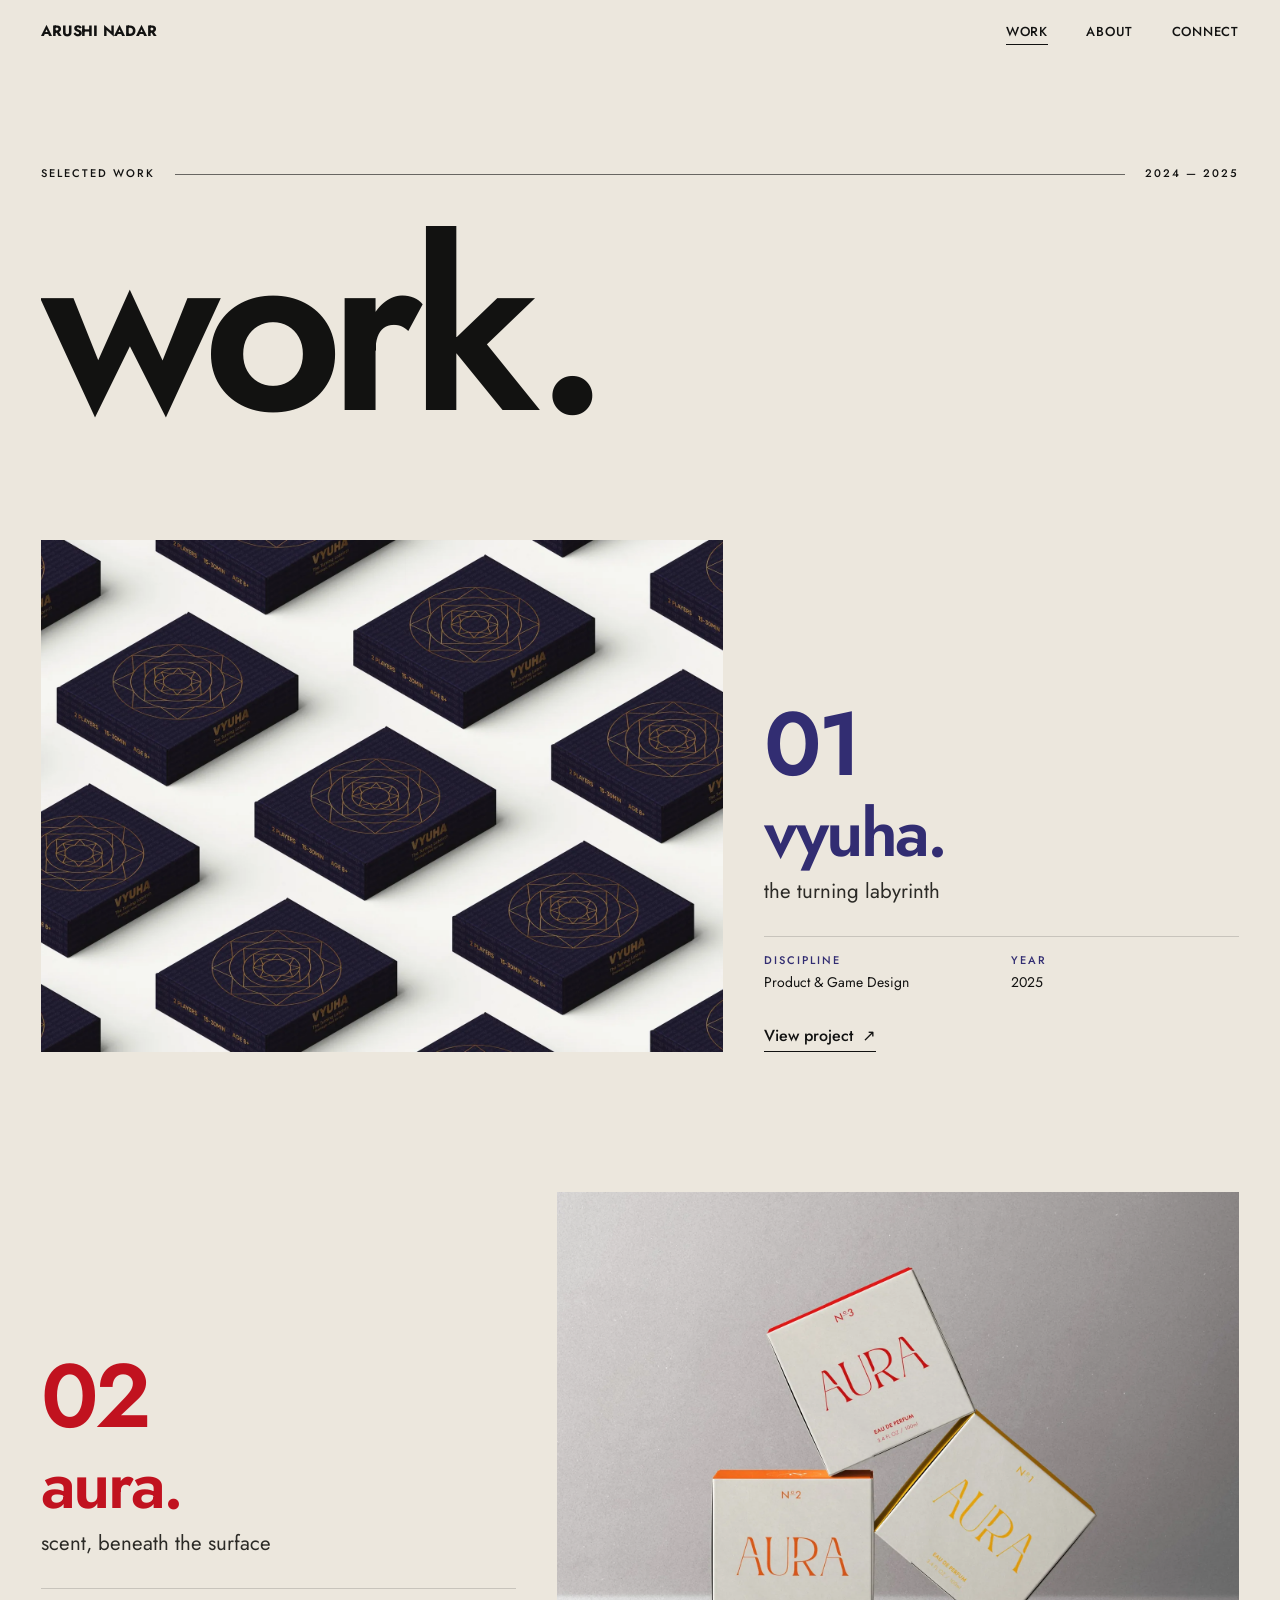
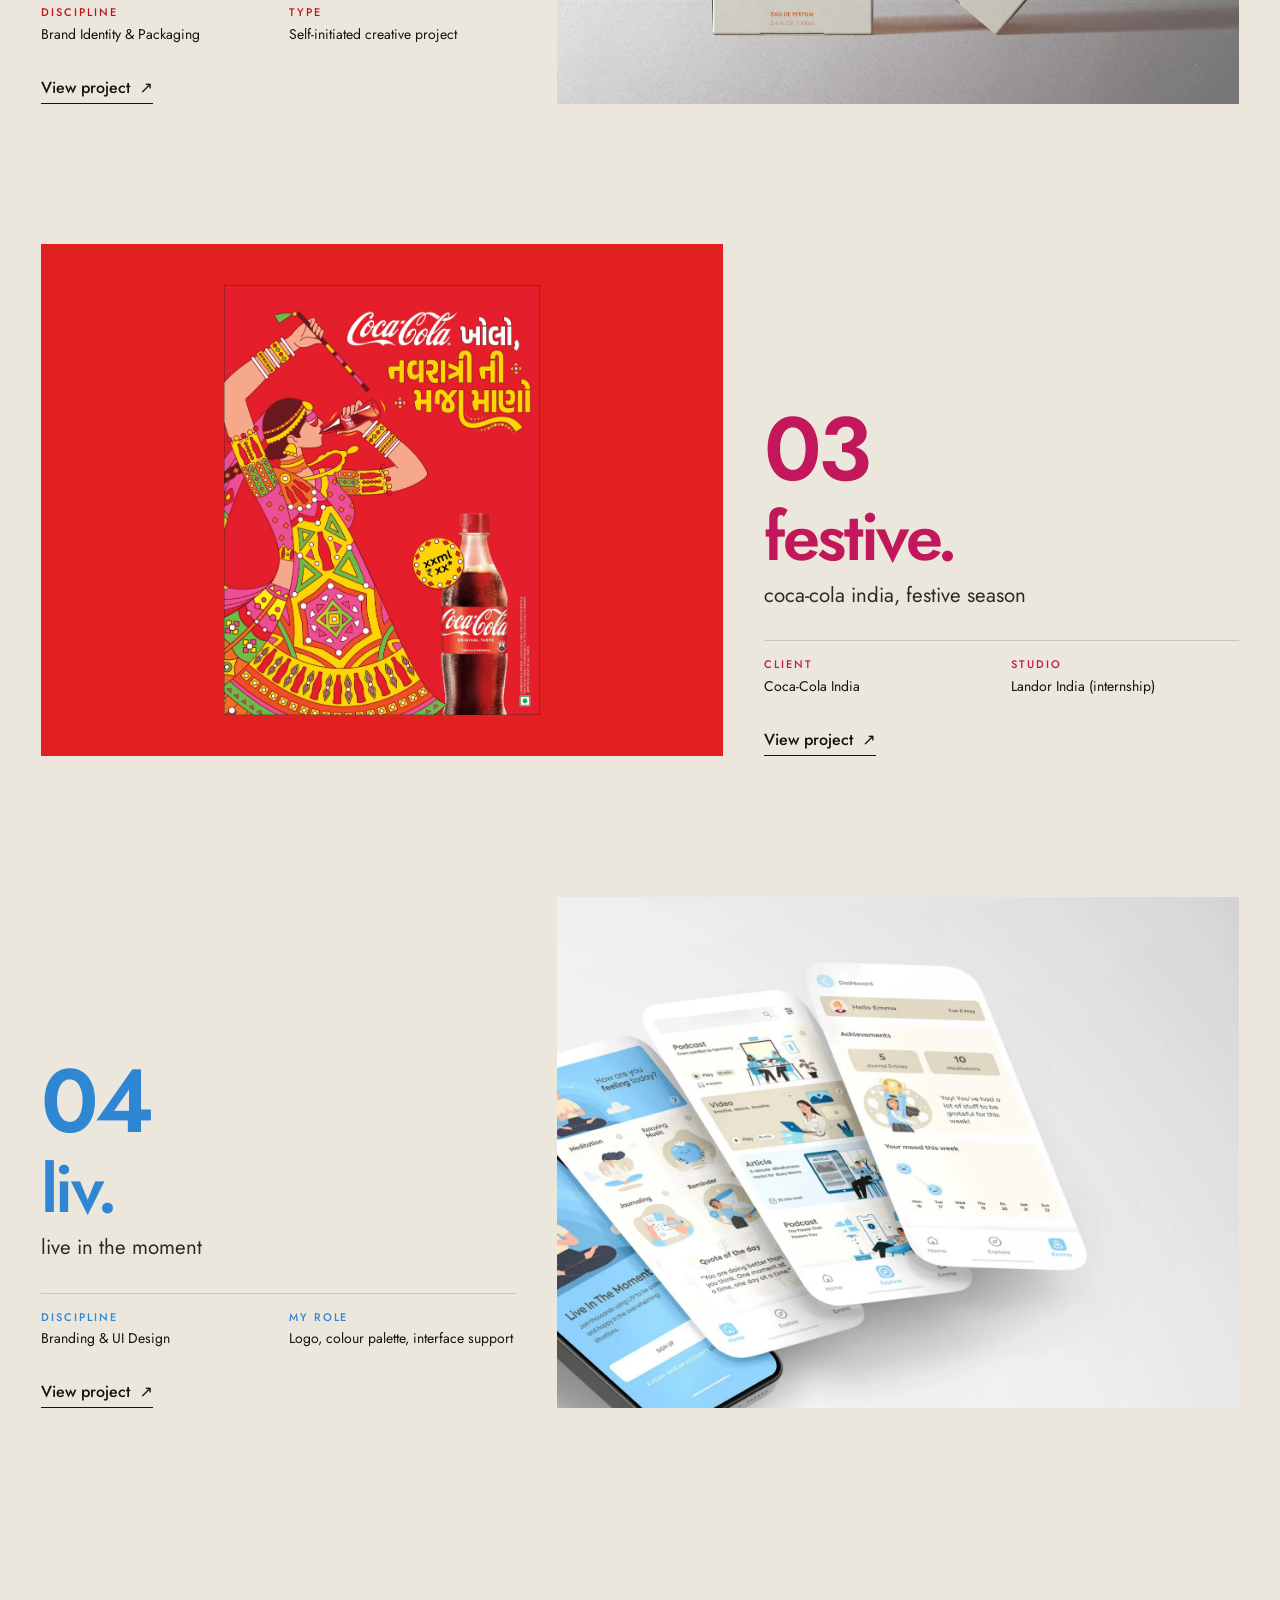
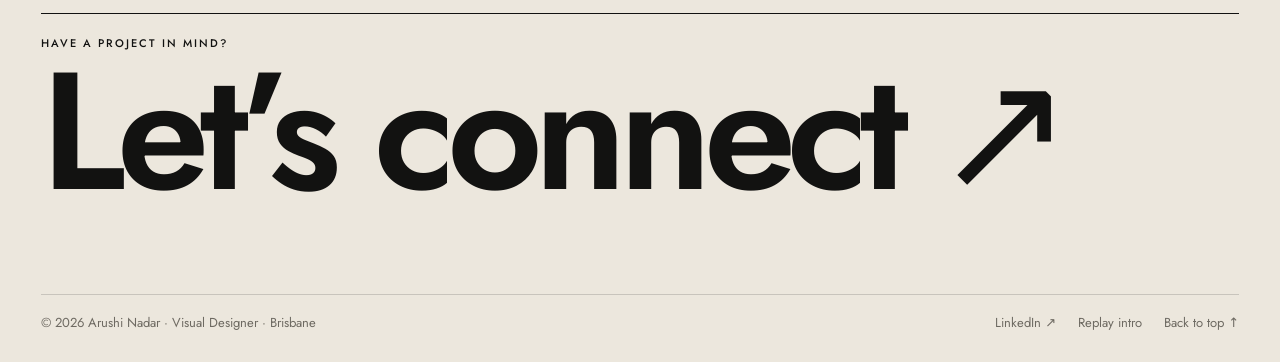
<file: work.html>
<!doctype html>
<html lang="en" class="no-js">
<head>
<meta charset="utf-8">
<meta name="viewport" content="width=device-width, initial-scale=1">
<title>Work · Arushi Nadar</title>
<meta name="description" content="Selected work by Arushi Nadar: product and game design, brand identity and packaging, campaign and retail design, branding and app design.">
<meta name="author" content="Arushi Nadar">
<meta property="og:title" content="Work · Arushi Nadar">
<meta property="og:description" content="Selected work by Arushi Nadar: product and game design, brand identity and packaging, campaign and retail design, branding and app design.">
<meta name="theme-color" content="#ECE7DD">
<link rel="icon" href="favicon.svg" type="image/svg+xml">
<link rel="preconnect" href="https://fonts.googleapis.com">
<link rel="preconnect" href="https://fonts.gstatic.com" crossorigin>
<link href="https://fonts.googleapis.com/css2?family=Jost:wght@300;400;500;600;700&display=swap" rel="stylesheet">
<link rel="stylesheet" href="style.css">
<script>document.documentElement.classList.replace('no-js','js');</script>
</head>
<body>
<a class="skip-link" href="#main">Skip to content</a>
<header class="site-header">
  <a class="logo" href="index.html" aria-label="Arushi Nadar, home"><span class="logo-w">ARUSHI</span><span class="logo-w">NADAR</span></a>
  <nav class="nav" aria-label="Main">
    <a href="work.html" aria-current="page">Work</a>
    <a href="about.html">About</a>
    <a href="connect.html">Connect</a>
  </nav>
</header>
<main id="main">
<section class="page-head">
  <div class="page-head-top label" data-reveal><span>Selected work</span><span class="line"></span><span>2024 — 2025</span></div>
  <h1 class="giant" data-split>work.</h1>
</section>
<section class="work-index">
  <a class="wcard" href="vyuha.html" style="--accent:#322D72">
    <div class="wcard-media" data-reveal><img src="vyuha-packaging.webp" alt="Vyuha project image" width="2000" height="1280" loading="lazy" decoding="async"></div>
    <div class="wcard-info" data-reveal style="--i:1">
      <div class="wcard-num">01</div>
      <h2 class="wcard-title">vyuha.</h2>
      <p class="wcard-sub">the turning labyrinth</p>
      <div class="wcard-meta"><div><span class="label">Discipline</span>Product &amp; Game Design</div><div><span class="label">Year</span>2025</div></div>
      <span class="arrow-link">View project <span class="arr">↗</span></span>
    </div>
  </a>
  <a class="wcard" href="aura.html" style="--accent:#C1121F">
    <div class="wcard-media" data-reveal><img src="aura-packaging.webp" alt="Aura project image" width="2000" height="1334" loading="lazy" decoding="async"></div>
    <div class="wcard-info" data-reveal style="--i:1">
      <div class="wcard-num">02</div>
      <h2 class="wcard-title">aura.</h2>
      <p class="wcard-sub">scent, beneath the surface</p>
      <div class="wcard-meta"><div><span class="label">Discipline</span>Brand Identity &amp; Packaging</div><div><span class="label">Type</span>Self-initiated creative project</div></div>
      <span class="arrow-link">View project <span class="arr">↗</span></span>
    </div>
  </a>
  <a class="wcard" href="festive.html" style="--accent:#C2185B">
    <div class="wcard-media contain" style="background:#E2201F" data-reveal><img src="festive-cover.webp" alt="Festive project image" width="1474" height="2000" loading="lazy" decoding="async"></div>
    <div class="wcard-info" data-reveal style="--i:1">
      <div class="wcard-num">03</div>
      <h2 class="wcard-title">festive.</h2>
      <p class="wcard-sub">coca-cola india, festive season</p>
      <div class="wcard-meta"><div><span class="label">Client</span>Coca-Cola India</div><div><span class="label">Studio</span>Landor India (internship)</div></div>
      <span class="arrow-link">View project <span class="arr">↗</span></span>
    </div>
  </a>
  <a class="wcard" href="liv.html" style="--accent:#2F86D3">
    <div class="wcard-media" data-reveal><img src="liv-final.webp" alt="Liv project image" width="1820" height="1228" loading="lazy" decoding="async"></div>
    <div class="wcard-info" data-reveal style="--i:1">
      <div class="wcard-num">04</div>
      <h2 class="wcard-title">liv.</h2>
      <p class="wcard-sub">live in the moment</p>
      <div class="wcard-meta"><div><span class="label">Discipline</span>Branding &amp; UI Design</div><div><span class="label">My role</span>Logo, colour palette, interface support</div></div>
      <span class="arrow-link">View project <span class="arr">↗</span></span>
    </div>
  </a>
</section>
</main>
<footer class="site-footer">
  <a class="footer-cta" href="connect.html" data-reveal>
    <span class="label">Have a project in mind?</span>
    <span class="footer-big">Let’s connect<span class="arr">↗</span></span>
  </a>
  <div class="footer-row">
    <span>© <span data-year>2026</span> Arushi Nadar · Visual Designer · Brisbane</span>
    <nav aria-label="Footer">
      <a href="https://www.linkedin.com/in/arushi-nadar-3a438a237" target="_blank" rel="noopener">LinkedIn ↗</a>
      <a href="index.html?intro">Replay intro</a>
      <a href="#main">Back to top ↑</a>
    </nav>
  </div>
</footer>
<script src="main.js" defer></script>
</body>
</html>
</file>
<file: style.css>
/* =========================================================
   ARUSHI NADAR — Portfolio
   One stylesheet for every page.
   ========================================================= */

:root {
  --paper: #ECE7DD;
  --paper-2: #E2DCD0;
  --ink: #121211;
  --ink-2: #2B2A26;
  --muted: #6E6A62;
  --line: rgba(18, 18, 17, 0.16);
  --black: #0B0B0A;
  --white: #F3EFE7;
  --accent: var(--ink);

  --g: clamp(16px, 3.2vw, 52px);           /* page gutter */
  --header-h: 64px;

  --ease-out: cubic-bezier(0.16, 1, 0.3, 1);
  --ease-io: cubic-bezier(0.76, 0, 0.24, 1);

  --f: "Jost", "Futura", "Avenir Next", system-ui, sans-serif;
}

*, *::before, *::after { box-sizing: border-box; margin: 0; padding: 0; }
html { -webkit-text-size-adjust: 100%; scroll-behavior: auto; }
body {
  background: var(--paper);
  color: var(--ink);
  font-family: var(--f);
  font-size: 16px;
  font-weight: 400;
  line-height: 1.6;
  -webkit-font-smoothing: antialiased;
  -moz-osx-font-smoothing: grayscale;
  overflow-x: hidden;
  min-height: 100vh;
}
img { display: block; max-width: 100%; height: auto; }
a { color: inherit; text-decoration: none; }
button { font: inherit; color: inherit; background: none; border: 0; cursor: pointer; }
::selection { background: var(--ink); color: var(--paper); }
:focus-visible { outline: 2px solid var(--accent); outline-offset: 4px; }

.sr-only {
  position: absolute; width: 1px; height: 1px; overflow: hidden;
  clip: rect(0 0 0 0); white-space: nowrap;
}
.skip-link {
  position: fixed; top: 12px; left: 12px; z-index: 300;
  padding: 10px 14px; background: var(--ink); color: var(--paper);
  transform: translateY(-200%);
}
.skip-link:focus { transform: none; }

.label {
  font-size: 11px;
  font-weight: 500;
  letter-spacing: 0.18em;
  text-transform: uppercase;
  line-height: 1.4;
}
.muted { color: var(--muted); }

/* ---------- Header ---------- */
.site-header {
  position: fixed; inset: 0 0 auto 0; z-index: 60;
  height: var(--header-h);
  display: flex; align-items: center; justify-content: space-between;
  padding: 0 var(--g);
  transition: transform 0.6s var(--ease-io), background-color 0.4s ease;
}
.site-header.is-solid { background: color-mix(in srgb, var(--paper) 92%, transparent); backdrop-filter: blur(8px); }
.site-header.is-hidden { transform: translateY(-100%); }

.logo {
  display: flex; gap: 0.3em;
  font-size: 15px; font-weight: 700;
  letter-spacing: -0.01em; line-height: 0.9;
}
.logo-w { display: inline-block; }

.nav { display: flex; gap: clamp(18px, 3vw, 40px); transition: opacity 0.8s ease; }
.nav a {
  position: relative;
  font-size: 13px; font-weight: 500; letter-spacing: 0.06em; text-transform: uppercase;
}
.nav a::after {
  content: ""; position: absolute; left: 0; right: 0; bottom: -3px; height: 1px;
  background: currentColor; transform: scaleX(0); transform-origin: right;
  transition: transform 0.5s var(--ease-io);
}
.nav a:hover::after, .nav a[aria-current="page"]::after { transform: scaleX(1); transform-origin: left; }

/* ---------- Intro (home only) ---------- */
#intro { display: none; }
.intro-on #intro { display: block; }
.intro-on body { overflow: hidden; }
.intro-on .logo { opacity: 0; }
.intro-hold .nav { opacity: 0; }

#intro {
  position: fixed; inset: 0; z-index: 200;
  color: var(--white);
}
.intro-bg { position: absolute; inset: 0; background: var(--black); }
.intro-stage {
  position: absolute; inset: 0;
  display: flex; flex-direction: column; justify-content: center;
  padding: 0 var(--g);
  pointer-events: none;
}
.intro-name {
  width: 100%;
  font-weight: 700;
  font-size: 18vw;                 /* replaced by JS fit */
  letter-spacing: -0.01em;
  line-height: 0.9;
}
.iw {
  display: block; width: max-content;
  transform-origin: 0 0;
  will-change: transform;
  white-space: nowrap;
}
.im-mask { display: inline-block; overflow: hidden; vertical-align: top; }
.im-ch { display: inline-block; transform: translateY(108%); will-change: transform; }

.intro-meta { position: absolute; inset: 0; padding: 22px var(--g); pointer-events: none; }
.im { position: absolute; opacity: 0; color: rgba(243, 239, 231, 0.72); }
.im-tl { top: 22px; left: var(--g); }
.im-tr { top: 22px; right: var(--g); }
.im-bl { bottom: 26px; left: var(--g); }
.intro-line {
  position: absolute; left: var(--g); right: var(--g); bottom: 64px;
  height: 1px; background: rgba(243, 239, 231, 0.35);
  transform: scaleX(0); transform-origin: left;
}
.intro-skip {
  position: fixed; right: var(--g); bottom: 18px; z-index: 210;
  padding: 6px 0;
  color: rgba(243, 239, 231, 0.72);
  display: none;
}
.intro-on .intro-skip { display: block; }
.intro-skip span { display: inline-block; margin-left: 0.6em; transition: transform 0.4s var(--ease-out); }
.intro-skip:hover { color: var(--white); }
.intro-skip:hover span { transform: translateX(4px); }

/* ---------- Reveal system ---------- */
.js [data-reveal] {
  opacity: 0; transform: translateY(40px);
  transition: opacity 1s var(--ease-out), transform 1.2s var(--ease-out);
  transition-delay: calc(var(--i, 0) * 90ms);
}
.js [data-reveal].is-in { opacity: 1; transform: none; }

.w { display: inline-block; overflow: hidden; vertical-align: top; padding-bottom: 0.1em; margin-bottom: -0.1em; }
.wi {
  display: inline-block;
  transition: transform 1.15s var(--ease-out);
  transition-delay: calc(var(--wi, 0) * 40ms + var(--i, 0) * 90ms);
}
.js [data-split] .wi { transform: translateY(110%); }
.js [data-split].is-in .wi { transform: none; }

/* held back while the intro plays, released as the curtain lifts */
.intro-hold [data-reveal], .intro-hold [data-reveal].is-in { opacity: 0 !important; transform: translateY(40px) !important; }
.intro-hold [data-split] .wi, .intro-hold [data-split].is-in .wi { transform: translateY(110%) !important; }

/* page transition */
main, .site-footer { transition: opacity 0.45s ease, transform 0.6s var(--ease-io); }
.is-leaving main, .is-leaving .site-footer { opacity: 0; transform: translateY(-16px); }

/* ---------- Generic sections ---------- */
main { display: block; }
.wrap { padding: 0 var(--g); }
.rule { height: 1px; background: var(--line); border: 0; }

.arrow-link {
  display: inline-flex; align-items: center; gap: 0.6em;
  font-weight: 500;
  border-bottom: 1px solid currentColor; padding-bottom: 2px;
}
.arrow-link .arr { display: inline-block; transition: transform 0.45s var(--ease-out); }
.arrow-link:hover .arr { transform: translate(3px, -3px); }
.arrow-link.down:hover .arr { transform: translateY(4px); }

/* ---------- Home ---------- */
.home-hero {
  min-height: 100svh;
  display: flex; flex-direction: column; justify-content: flex-end;
  padding: calc(var(--header-h) + 40px) var(--g) clamp(32px, 6vh, 64px);
}
.home-statement {
  font-size: clamp(44px, 8.2vw, 148px);
  font-weight: 500;
  letter-spacing: -0.035em;
  line-height: 0.95;
  max-width: 13.5ch;
  margin: 0.35em 0 0.5em;
}
.home-hero-foot {
  display: grid; grid-template-columns: minmax(0, 1fr) auto; gap: 24px; align-items: end;
  padding-top: 22px; border-top: 1px solid var(--line);
}
.home-hero-foot p { max-width: 46ch; color: var(--ink-2); }
.home-hero-foot .arrow-link { justify-self: start; }

.selected { padding: clamp(80px, 12vw, 160px) var(--g) 0; }
.sel-head { display: flex; justify-content: space-between; padding-bottom: 18px; border-bottom: 1px solid var(--ink); }

.work-list { list-style: none; }
.wl-row {
  position: relative;
  display: grid;
  grid-template-columns: 64px minmax(0, 1fr) minmax(0, 220px) 56px;
  gap: 20px; align-items: baseline;
  padding: clamp(18px, 2.4vw, 30px) 0;
  border-bottom: 1px solid var(--line);
  transition: opacity 0.5s ease;
}
.wl-num { font-size: 13px; font-weight: 500; color: var(--muted); }
.wl-title {
  font-size: clamp(44px, 8vw, 132px);
  font-weight: 600; letter-spacing: -0.045em; line-height: 0.9;
  transition: color 0.4s ease, transform 0.7s var(--ease-out);
  display: inline-block;
}
.wl-title small {
  display: block; margin-top: 1.1em;
  font-size: max(14px, 0.14em); font-weight: 400; letter-spacing: 0;
  color: var(--muted); transition: color 0.4s ease;
}
.wl-disc { font-size: 14px; color: var(--ink-2); }
.wl-year { font-size: 14px; text-align: right; color: var(--muted); }
.wl-thumb { display: none; }

@media (hover: hover) and (pointer: fine) {
  .work-list:hover .wl-row:not(:hover) { opacity: 0.32; }
  .wl-row:hover .wl-title { color: var(--accent); transform: translateX(14px); }
}

.preview {
  position: fixed; top: 0; left: 0; z-index: 40;
  width: clamp(240px, 24vw, 380px); aspect-ratio: 4 / 5;
  pointer-events: none;
  opacity: 0; transform: translate3d(-50%, -50%, 0) scale(0.85);
  transition: opacity 0.35s ease;
  overflow: hidden;
  background: var(--paper-2);
}
.preview.is-on { opacity: 1; }
.preview img { width: 100%; height: 100%; object-fit: cover; }

.home-about {
  display: grid; grid-template-columns: repeat(12, minmax(0, 1fr)); gap: var(--g);
  padding: clamp(100px, 14vw, 200px) var(--g) 0;
}
.home-about .label { grid-column: 1 / span 3; }
.home-about-body { grid-column: 4 / span 8; }
.home-about-body p.lead {
  font-size: clamp(24px, 3vw, 44px); font-weight: 400; letter-spacing: -0.02em; line-height: 1.18;
  margin-bottom: 1.2em;
}

/* ---------- Footer ---------- */
.site-footer { padding: clamp(110px, 16vw, 220px) var(--g) 28px; }
.footer-cta { display: block; border-top: 1px solid var(--ink); padding-top: 22px; }
.footer-cta .label { display: block; margin-bottom: 0.6em; }
.footer-big {
  display: inline-flex; align-items: baseline; gap: 0.2em;
  font-size: clamp(56px, 13vw, 220px); font-weight: 600; letter-spacing: -0.05em; line-height: 0.88;
}
.footer-big .arr { font-weight: 300; transition: transform 0.6s var(--ease-out); }
.footer-cta:hover .footer-big .arr { transform: translate(0.08em, -0.08em); }
.footer-row {
  display: flex; flex-wrap: wrap; justify-content: space-between; gap: 12px 28px;
  margin-top: clamp(48px, 7vw, 96px); padding-top: 18px; border-top: 1px solid var(--line);
  font-size: 13px; color: var(--muted);
}
.footer-row nav { display: flex; gap: 22px; flex-wrap: wrap; }
.footer-row a:hover { color: var(--ink); }

/* ---------- Page heads (work / about / connect) ---------- */
.page-head { padding: calc(var(--header-h) + clamp(40px, 8vw, 110px)) var(--g) 0; }
.page-head-top { display: flex; align-items: center; gap: 20px; }
.page-head-top .line { flex: 1; height: 1px; background: currentColor; opacity: 0.6; }
.giant {
  font-size: clamp(84px, 19vw, 320px);
  font-weight: 600; letter-spacing: -0.055em; line-height: 0.82;
  margin-top: 0.18em;
}

/* ---------- Work index ---------- */
.work-index { padding: clamp(60px, 9vw, 130px) var(--g) 0; display: grid; gap: clamp(80px, 11vw, 160px); }
.wcard {
  display: grid; grid-template-columns: repeat(12, minmax(0, 1fr)); gap: var(--g); align-items: end;
}
.wcard-media { grid-column: 1 / span 7; overflow: hidden; aspect-ratio: 4 / 3; background: var(--paper-2); }
.wcard-media img { width: 100%; height: 100%; object-fit: cover; transition: transform 1.2s var(--ease-out); }
.wcard-media.contain img { object-fit: contain; padding: 6%; }
.wcard:hover .wcard-media img { transform: scale(1.04); }
.wcard-info { grid-column: 8 / span 5; }
.wcard:nth-child(even) .wcard-media { grid-column: 6 / span 7; order: 2; }
.wcard:nth-child(even) .wcard-info { grid-column: 1 / span 5; order: 1; }
.wcard-num { font-size: clamp(56px, 7vw, 112px); font-weight: 600; color: var(--accent); line-height: 0.9; letter-spacing: -0.04em; }
.wcard-title { font-size: clamp(40px, 5.2vw, 84px); font-weight: 600; letter-spacing: -0.04em; line-height: 0.95; margin: 0.25em 0 0.15em; color: var(--accent); }
.wcard-sub { font-size: clamp(18px, 1.6vw, 24px); color: var(--ink-2); margin-bottom: 1.4em; }
.wcard-meta { display: grid; grid-template-columns: 1fr 1fr; gap: 14px 20px; padding: 16px 0 22px; border-top: 1px solid var(--line); margin-bottom: 8px; font-size: 14px; }
.wcard-meta .label { color: var(--accent); display: block; margin-bottom: 2px; }

/* ---------- Project pages ---------- */
.p-hero { padding: calc(var(--header-h) + clamp(28px, 5vw, 70px)) var(--g) 0; color: var(--accent); }
.p-top { display: flex; align-items: center; gap: 20px; }
.p-top .line { flex: 1; height: 1px; background: currentColor; }
.p-title-row { display: grid; grid-template-columns: minmax(0, 1fr) auto; align-items: end; gap: var(--g); }
.p-title {
  font-size: clamp(92px, 21vw, 340px);
  font-weight: 600; letter-spacing: -0.06em; line-height: 0.8;
  margin-top: 0.14em;
}
.p-sub { font-size: clamp(24px, 3.4vw, 54px); font-weight: 400; letter-spacing: -0.02em; line-height: 1.1; margin-top: 0.6em; }
.p-num { font-size: clamp(90px, 15vw, 250px); font-weight: 600; letter-spacing: -0.05em; line-height: 0.8; }

.p-cover { margin: clamp(40px, 6vw, 80px) var(--g) 0; overflow: hidden; background: var(--panel, var(--paper-2)); }
.p-cover img { width: 100%; height: 100%; object-fit: cover; }
.p-cover.contain { display: flex; align-items: center; justify-content: center; height: min(86vh, 62vw); padding: clamp(24px, 4vw, 64px); }
.p-cover.contain img { width: auto; height: 100%; max-width: 100%; object-fit: contain; }
.p-cover.wide { aspect-ratio: 16 / 9; }

.p-overview {
  display: grid; grid-template-columns: repeat(12, minmax(0, 1fr)); gap: var(--g);
  padding: clamp(70px, 10vw, 150px) var(--g) 0;
}
.p-overview > .label { grid-column: 1 / span 3; color: var(--accent); }
.p-overview-main { grid-column: 4 / span 6; }
.p-overview-main h2 { font-size: clamp(26px, 3vw, 44px); font-weight: 500; letter-spacing: -0.02em; line-height: 1.12; margin-bottom: 0.8em; }
.p-overview-main p { color: var(--ink-2); max-width: 62ch; }
.p-meta { grid-column: 10 / span 3; display: grid; gap: 18px; align-content: start; font-size: 14px; }
.p-meta .label { display: block; color: var(--accent); margin-bottom: 3px; }

.chapter {
  display: grid; grid-template-columns: minmax(0, 3fr) minmax(0, 9fr); gap: var(--g);
  padding: clamp(100px, 13vw, 190px) var(--g) 0;
}
.ch-word {
  position: sticky; top: calc(var(--header-h) + 24px); align-self: start;
  font-size: clamp(44px, 4.6vw, 88px); font-weight: 600; letter-spacing: -0.05em; line-height: 0.85;
  color: var(--accent);
}
.ch-body { display: grid; gap: clamp(56px, 7vw, 100px); min-width: 0; }

.tblock .label { color: var(--accent); display: block; margin-bottom: 10px; }
.tblock h3 { font-size: clamp(22px, 2.1vw, 32px); font-weight: 500; letter-spacing: -0.015em; line-height: 1.18; margin-bottom: 0.7em; }
.tblock p { color: var(--ink-2); max-width: 60ch; }
.tblock p + p { margin-top: 1em; }
.tblock strong { font-weight: 600; color: var(--ink); }

.text2 { display: grid; grid-template-columns: 1fr 1fr; gap: var(--g); }
.split { display: grid; grid-template-columns: repeat(12, minmax(0, 1fr)); gap: var(--g); align-items: start; }
.split-text { grid-column: 1 / span 6; display: grid; gap: 48px; }
.split-fig { grid-column: 7 / span 6; }
.split.narrow-fig .split-text { grid-column: 1 / span 7; }
.split.narrow-fig .split-fig { grid-column: 8 / span 5; }

.figs { display: grid; gap: 12px; }
.figrow { display: grid; grid-template-columns: repeat(12, minmax(0, 1fr)); gap: 12px; }
.fig { position: relative; overflow: hidden; background: var(--fbg, var(--paper-2)); grid-column: span var(--span, 12); }
.fig img { width: 100%; height: 100%; object-fit: var(--fit, cover); }
.fig.fill img { position: absolute; inset: 0; }
.fig.pad img { padding: clamp(12px, 3%, 40px); }
.fig.fill { min-height: 160px; }
.figcap { font-size: 12.5px; color: var(--muted); margin-top: 4px; max-width: 80ch; }
.fig.zoom img { transition: transform 1.4s var(--ease-out); }
.fig.zoom:hover img { transform: scale(1.03); }

.swatches { display: flex; flex-wrap: wrap; gap: 14px 22px; margin-top: 26px; font-size: 12.5px; color: var(--muted); }
.swatch { display: inline-flex; align-items: center; gap: 9px; }
.swatch i { width: 22px; height: 22px; border-radius: 50%; display: inline-block; box-shadow: inset 0 0 0 1px rgba(0,0,0,.12); }

/* full-bleed feature (outcome) */
.feature {
  display: grid; grid-template-columns: repeat(12, minmax(0, 1fr));
  margin-top: clamp(100px, 13vw, 190px);
  min-height: min(100vh, 900px);
}
.feature-media { grid-column: 6 / span 7; position: relative; overflow: hidden; background: var(--fbg, var(--paper-2)); min-height: 60vh; }
.feature-media img { position: absolute; inset: 0; width: 100%; height: 100%; object-fit: var(--fit, cover); }
.feature-media.pad img { padding: 6%; }
.feature-text { grid-column: 1 / span 5; padding: clamp(40px, 5vw, 80px) var(--g); display: flex; flex-direction: column; justify-content: space-between; gap: 48px; }
.feature.flip .feature-media { grid-column: 1 / span 7; }
.feature.flip .feature-text { grid-column: 8 / span 5; order: 2; }
.feature-word { font-size: clamp(56px, 8vw, 136px); font-weight: 600; letter-spacing: -0.05em; line-height: 0.85; color: var(--accent); }
.feature.dark { background: var(--black); color: var(--white); }
.feature.dark .tblock p { color: rgba(243, 239, 231, 0.74); }
.feature.dark .tblock strong { color: var(--white); }
.feature.dark .feature-word, .feature.dark .tblock .label { color: var(--accent-light, var(--white)); }

.p-wide { padding: 12px var(--g) 0; }

/* next project */
.next {
  display: block; margin: clamp(110px, 15vw, 210px) var(--g) 0;
  padding-top: 20px; border-top: 1px solid var(--ink);
}
.next-row { display: flex; justify-content: space-between; align-items: baseline; gap: 20px; }
.next-title {
  font-size: clamp(64px, 14vw, 240px); font-weight: 600; letter-spacing: -0.055em; line-height: 0.85;
  color: var(--next-accent); margin-top: 0.15em;
  transition: transform 0.9s var(--ease-out);
  display: inline-block;
}
.next:hover .next-title { transform: translateX(0.06em); }
.next .arr { font-size: clamp(40px, 7vw, 120px); font-weight: 300; color: var(--next-accent); transition: transform 0.6s var(--ease-out); }
.next:hover .arr { transform: translateX(10px); }

/* ---------- About ---------- */
.about-grid {
  display: grid; grid-template-columns: repeat(12, minmax(0, 1fr)); gap: var(--g);
  padding: clamp(60px, 8vw, 120px) var(--g) 0;
}
.about-photo { grid-column: 1 / span 5; aspect-ratio: 4 / 5; overflow: hidden; background: var(--paper-2); align-self: start; }
.about-photo img { width: 100%; height: 100%; object-fit: cover; object-position: 30% 50%; }
.about-main { grid-column: 6 / span 4; }
.about-main .label { display: block; margin-bottom: 14px; }
.about-main h2 { font-size: clamp(28px, 3vw, 46px); font-weight: 500; letter-spacing: -0.025em; line-height: 1.08; margin-bottom: 0.9em; }
.about-main p { color: var(--ink-2); }
.about-main p + p { margin-top: 1em; }
.about-side { grid-column: 10 / span 3; display: grid; gap: 34px; align-content: start; font-size: 14.5px; }
.about-side .label { display: block; padding-bottom: 8px; margin-bottom: 10px; border-bottom: 1px solid var(--line); }
.about-side ul { list-style: none; display: grid; gap: 4px; }
.about-side .row { display: flex; justify-content: space-between; gap: 12px; }

/* ---------- Connect ---------- */
.connect { padding: clamp(60px, 8vw, 120px) var(--g) 0; display: grid; grid-template-columns: repeat(12, minmax(0, 1fr)); gap: var(--g); }
.connect-lead { grid-column: 1 / span 6; font-size: clamp(24px, 2.8vw, 42px); font-weight: 400; letter-spacing: -0.02em; line-height: 1.18; }
.connect-links { grid-column: 1 / -1; margin-top: clamp(40px, 6vw, 90px); border-top: 1px solid var(--ink); }
.clink {
  display: grid; grid-template-columns: minmax(120px, 3fr) minmax(0, 8fr) auto; gap: var(--g); align-items: baseline;
  padding: clamp(20px, 2.6vw, 34px) 0; border-bottom: 1px solid var(--line);
}
.clink-val { font-size: clamp(26px, 4.4vw, 72px); font-weight: 500; letter-spacing: -0.035em; line-height: 1; overflow-wrap: anywhere; transition: transform 0.7s var(--ease-out); }
.clink .arr { font-size: clamp(22px, 3vw, 44px); font-weight: 300; transition: transform 0.6s var(--ease-out); }
a.clink:hover .clink-val { transform: translateX(12px); }
a.clink:hover .arr { transform: translate(6px, -6px); }

/* ---------- Responsive ---------- */
@media (max-width: 900px) {
  .wl-row { grid-template-columns: 40px minmax(0, 1fr) 44px; }
  .wl-disc { display: none; }
  .home-about .label, .home-about-body { grid-column: 1 / -1; }
  .wcard-media, .wcard-info,
  .wcard:nth-child(even) .wcard-media, .wcard:nth-child(even) .wcard-info { grid-column: 1 / -1; order: initial; }
  .p-overview > .label, .p-overview-main, .p-meta { grid-column: 1 / -1; }
  .p-meta { grid-template-columns: 1fr 1fr; }
  .chapter { grid-template-columns: 1fr; gap: 28px; }
  .ch-word { position: static; }
  .text2 { grid-template-columns: 1fr; gap: 48px; }
  .split-text, .split-fig, .split.narrow-fig .split-text, .split.narrow-fig .split-fig { grid-column: 1 / -1; }
  .feature, .feature.flip { grid-template-columns: 1fr; min-height: 0; }
  .feature-media, .feature.flip .feature-media { grid-column: 1; order: 2; min-height: 0; aspect-ratio: var(--mar, 4 / 3); }
  .feature-text, .feature.flip .feature-text { grid-column: 1; order: 1; }
  .about-photo, .about-main, .about-side { grid-column: 1 / -1; }
  .about-photo { max-width: 520px; }
  .about-side { grid-template-columns: 1fr 1fr; }
  .connect-lead { grid-column: 1 / -1; }
  .clink { grid-template-columns: minmax(0, 1fr) auto; }
  .clink .label { grid-column: 1 / -1; }
}
@media (max-width: 600px) {
  .figrow { grid-template-columns: 1fr; }
  .fig { grid-column: 1 / -1 !important; }
  .fig.fill { aspect-ratio: var(--mar, 4 / 3); }
  .home-hero-foot { grid-template-columns: 1fr; }
  .about-side, .p-meta { grid-template-columns: 1fr; }
  .p-title-row { grid-template-columns: 1fr; }
  .p-num { display: none; }
  .nav { gap: 16px; }
  .nav a { font-size: 12px; }
  .logo { font-size: 13px; }
}
@media (hover: none), (pointer: coarse) {
  .wl-row { grid-template-columns: 36px minmax(0, 1fr) auto; gap: 10px 14px; }
  .wl-disc { display: none; }
  .wl-thumb { display: block; grid-column: 1 / -1; grid-row: 1; aspect-ratio: 16 / 10; width: 100%; height: auto; object-fit: cover; margin-bottom: 10px; background: var(--paper-2); }
  .wl-title { color: var(--accent); }
  .preview { display: none; }
}

/* ---------- Reduced motion ---------- */
@media (prefers-reduced-motion: reduce) {
  *, *::before, *::after { transition-duration: 0.01ms !important; animation-duration: 0.01ms !important; }
  .js [data-reveal] { opacity: 1; transform: none; }
  .js [data-split] .wi { transform: none; }
  .preview { display: none; }
}
</file>
